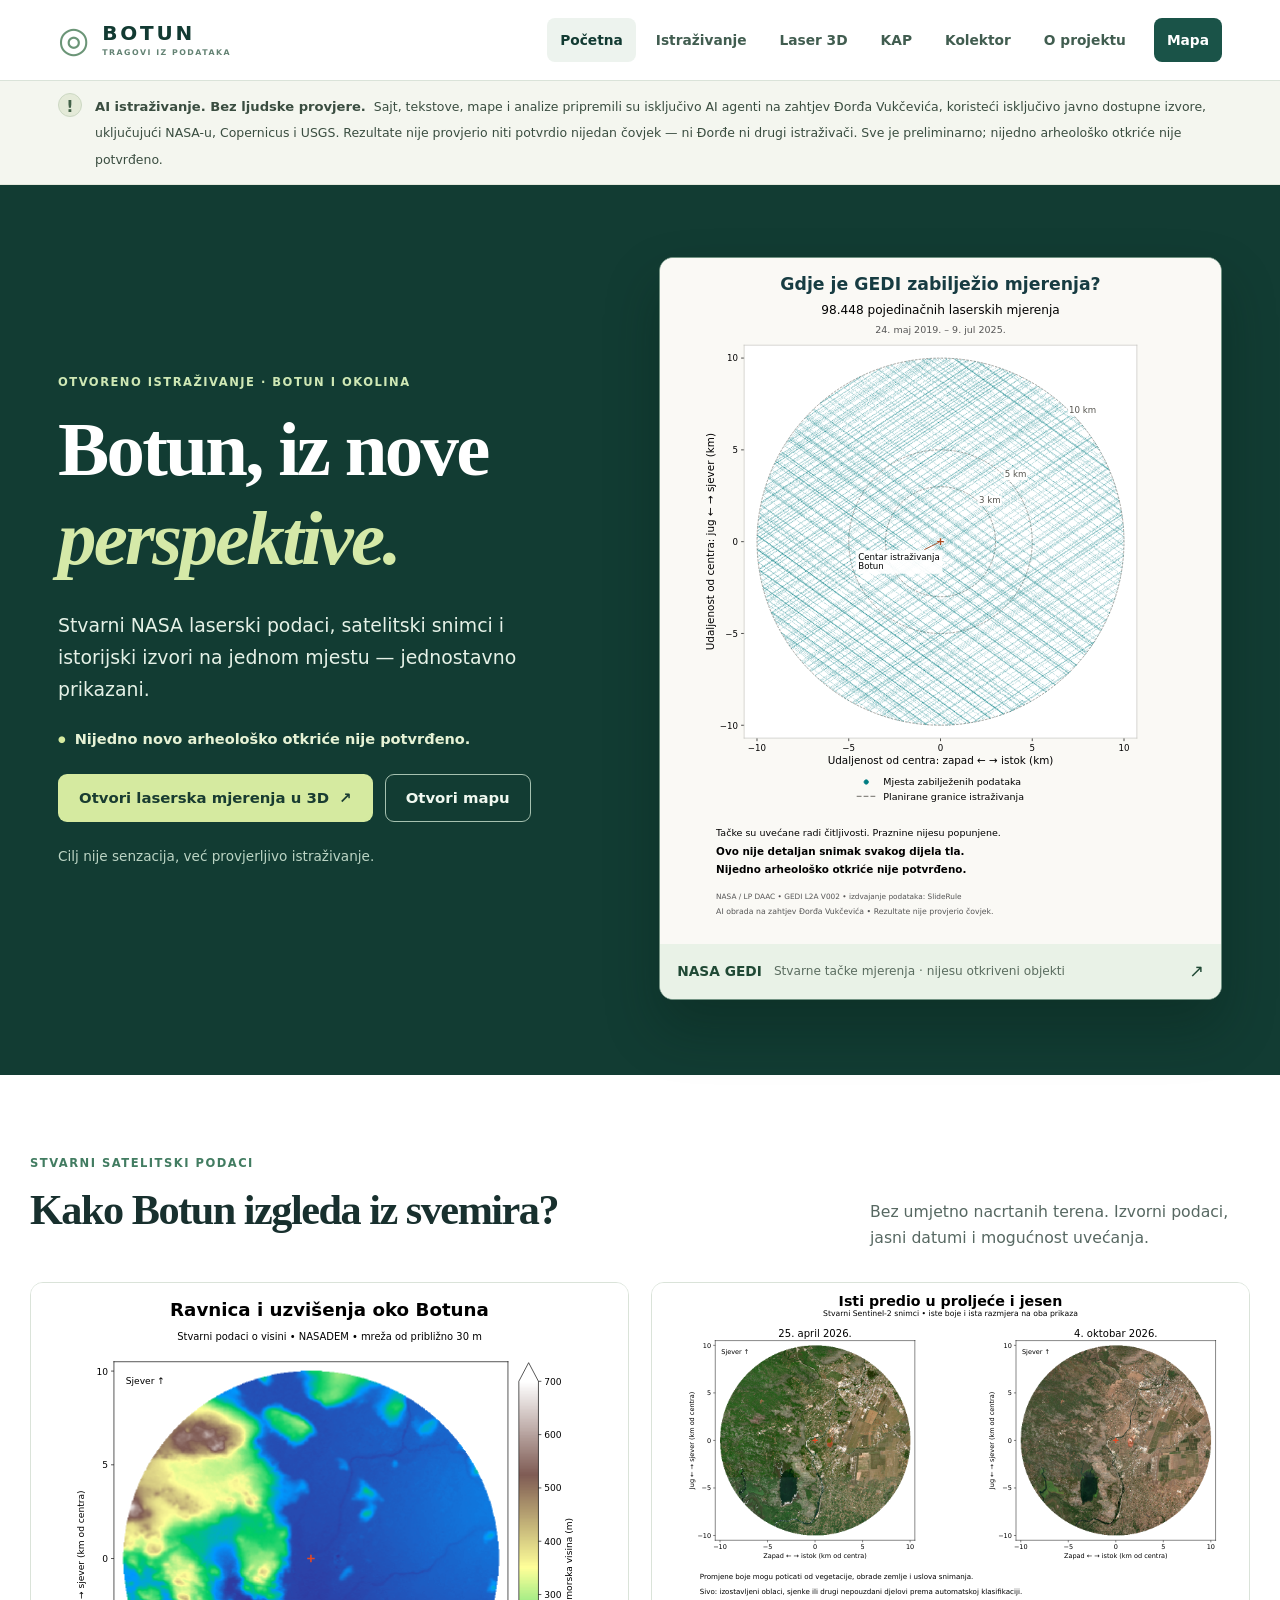
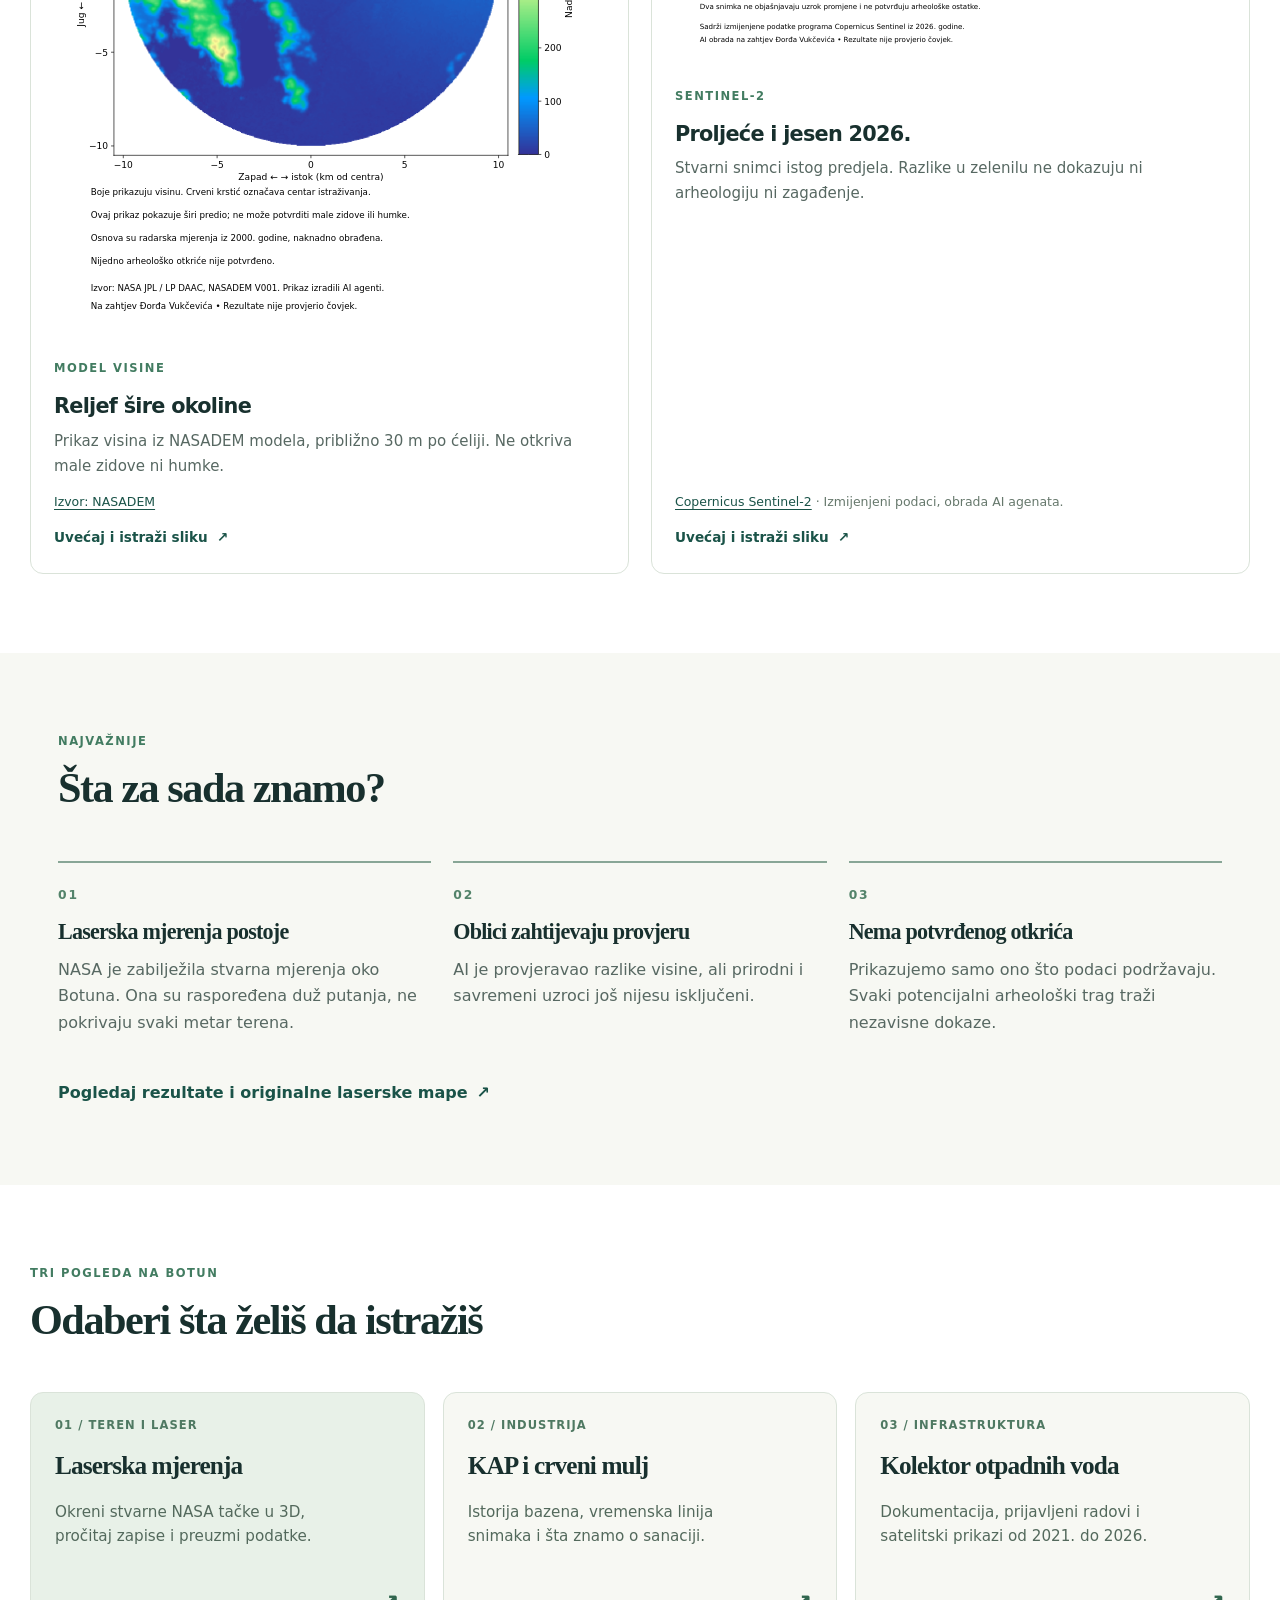
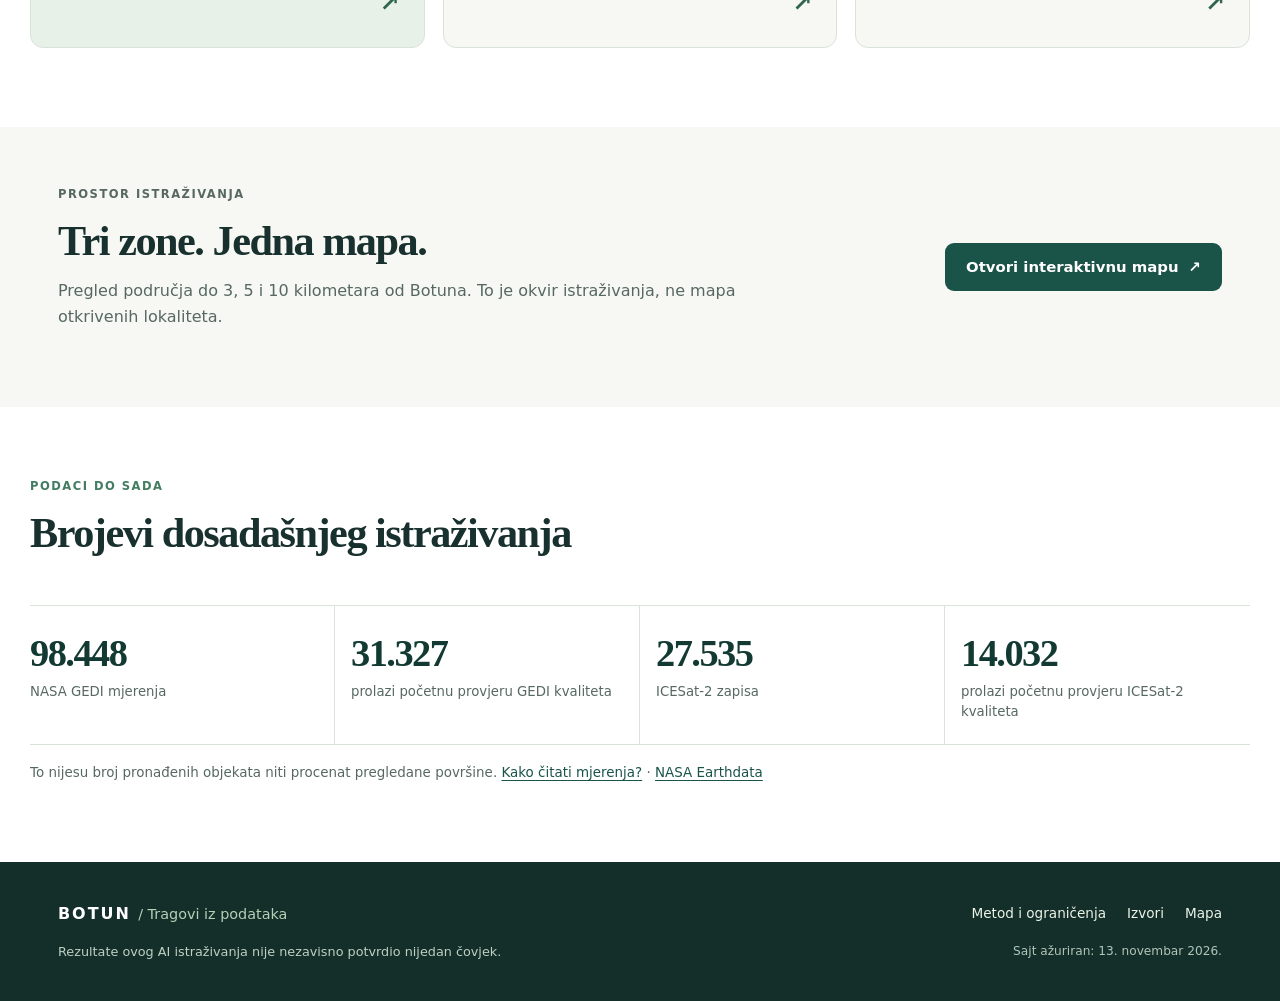
<file: index.html>
<!doctype html>
<html lang="cnr-Latn">
<head>
<meta charset="UTF-8"><meta name="viewport" content="width=device-width,initial-scale=1"><meta name="color-scheme" content="light">
<meta name="description" content="Stvarni NASA laserski podaci i satelitski snimci Botuna, uz jasno objašnjenje ograničenja."><title>Početna · Botun — Tragovi iz podataka</title>
<link rel="icon" href="assets/favicon.svg" type="image/svg+xml"><link rel="stylesheet" href="assets/style.css">

<script defer src="assets/app.js"></script>
</head>
<body>
<a class="skip-link" href="#sadrzaj">Preskoči na sadržaj</a>
<header class="site-header"><div class="shell header-inner">
<a class="brand" href="index.html" aria-label="Botun — početna"><span class="brand-symbol" aria-hidden="true">◎</span><span>BOTUN<small>TRAGOVI IZ PODATAKA</small></span></a>
<nav class="site-nav" aria-label="Glavna navigacija"><a href="index.html" aria-current="page">Početna</a><a href="istrazivanje.html">Istraživanje</a><a href="laserski-podaci.html">Laser 3D</a><a href="kap-crveni-mulj.html">KAP</a><a href="kolektor-botun.html">Kolektor</a><a href="o-projektu.html">O projektu</a><a href="mapa.html">Mapa</a></nav>
<details class="mobile-navigation"><summary aria-label="Otvori meni za navigaciju"><span aria-hidden="true">☰</span> Meni</summary><nav aria-label="Navigacija za telefon"><a href="index.html" aria-current="page">Početna</a><a href="istrazivanje.html">Istraživanje</a><a href="laserski-podaci.html">Laser 3D</a><a href="kap-crveni-mulj.html">KAP</a><a href="kolektor-botun.html">Kolektor</a><a href="o-projektu.html">O projektu</a><a href="mapa.html">Mapa</a></nav></details>
</div></header>
<div class="site-notice" role="note" aria-label="Važno obavještenje o porijeklu istraživanja"><div class="shell notice-inner"><span class="notice-dot" aria-hidden="true">!</span><div><strong>AI istraživanje. Bez ljudske provjere.</strong><p>Sajt, tekstove, mape i analize pripremili su isključivo AI agenti na zahtjev Đorđa Vukčevića, koristeći isključivo javno dostupne izvore, uključujući NASA-u, Copernicus i USGS. Rezultate nije provjerio niti potvrdio nijedan čovjek — ni Đorđe ni drugi istraživači. Sve je preliminarno; nijedno arheološko otkriće nije potvrđeno.</p></div></div></div>
<main id="sadrzaj">
<section class="home-hero"><div class="shell home-hero-grid">
<div class="home-hero-copy"><p class="eyebrow eyebrow-light">OTVORENO ISTRAŽIVANJE · BOTUN I OKOLINA</p>
<h1>Botun, iz nove <em>perspektive.</em></h1>
<p class="hero-lead">Stvarni NASA laserski podaci, satelitski snimci i istorijski izvori na jednom mjestu — jednostavno prikazani.</p>
<p class="hero-verdict"><span aria-hidden="true">●</span> Nijedno novo arheološko otkriće nije potvrđeno.</p>
<div class="hero-actions"><a href="laserski-podaci.html" class="button button-primary">Otvori laserska mjerenja u 3D <span aria-hidden="true">↗</span></a><a href="mapa.html" class="button button-outline">Otvori mapu</a></div>
<p class="hero-caption">Cilj nije senzacija, već provjerljivo istraživanje.</p></div>
<figure class="hero-evidence"><a href="assets/figures/gedi_mjerenja_me.svg" data-viewer data-title="NASA GEDI — stvarne putanje laserskih mjerenja" aria-label="Uvećaj stvarnu mapu NASA GEDI laserskih mjerenja"><img src="assets/figures/gedi_mjerenja_me.svg" width="1100" height="850" alt="Stvarna NASA GEDI mjerenja duž satelitskih putanja oko Botuna; velike praznine između putanja." decoding="async"></a><figcaption><strong>NASA GEDI</strong><span>Stvarne tačke mjerenja · nijesu otkriveni objekti</span><span aria-hidden="true">↗</span></figcaption></figure>
</div></section>
<section class="section shell" id="pravi-predio"><div class="section-head"><div><p class="eyebrow">STVARNI SATELITSKI PODACI</p><h2>Kako Botun izgleda iz svemira?</h2></div><p>Bez umjetno nacrtanih terena. Izvorni podaci, jasni datumi i mogućnost uvećanja.</p></div>
<div class="visual-grid"><figure class="evidence-card"><a class="evidence-image" href="assets/figures/nasadem_relief_me.svg" data-viewer data-title="Reljef šire okoline" aria-label="Uvećaj: Reljef šire okoline"><img src="assets/figures/nasadem_relief_me.svg" loading="lazy" decoding="async" alt="Prikaz visina iz NASADEM modela, približno 30 m po ćeliji. Ne otkriva male zidove ni humke." width="1200" height="850"></a><figcaption><span class="eyebrow">MODEL VISINE</span><h3>Reljef šire okoline</h3><p>Prikaz visina iz NASADEM modela, približno 30 m po ćeliji. Ne otkriva male zidove ni humke.</p><p class="image-credit"><a href="https://planetarycomputer.microsoft.com/dataset/nasadem" target="_blank" rel="noopener noreferrer">Izvor: NASADEM</a></p><a class="text-link" href="assets/figures/nasadem_relief_me.svg" data-viewer data-title="Reljef šire okoline">Uvećaj i istraži sliku <span aria-hidden="true">↗</span></a></figcaption></figure>
<figure class="evidence-card"><a class="evidence-image" href="assets/figures/sentinel_godisnja_doba_me.svg" data-viewer data-title="Proljeće i jesen 2026." aria-label="Uvećaj: Proljeće i jesen 2026."><img src="assets/figures/sentinel_godisnja_doba_me.svg" loading="lazy" decoding="async" alt="Stvarni snimci istog predjela. Razlike u zelenilu ne dokazuju ni arheologiju ni zagađenje." width="1200" height="850"></a><figcaption><span class="eyebrow">SENTINEL-2</span><h3>Proljeće i jesen 2026.</h3><p>Stvarni snimci istog predjela. Razlike u zelenilu ne dokazuju ni arheologiju ni zagađenje.</p><p class="image-credit"><a href="https://earth-search.aws.element84.com/v1/collections/sentinel-2-c1-l2a" target="_blank" rel="noopener noreferrer">Copernicus Sentinel-2</a> · Izmijenjeni podaci, obrada AI agenata.</p><a class="text-link" href="assets/figures/sentinel_godisnja_doba_me.svg" data-viewer data-title="Proljeće i jesen 2026.">Uvećaj i istraži sliku <span aria-hidden="true">↗</span></a></figcaption></figure></div></section>
<section class="section section-soft"><div class="shell"><div class="section-head"><div><p class="eyebrow">NAJVAŽNIJE</p><h2>Šta za sada znamo?</h2></div></div>
<div class="finding-grid"><article><span class="finding-number">01</span><h3>Laserska mjerenja postoje</h3><p>NASA je zabilježila stvarna mjerenja oko Botuna. Ona su raspoređena duž putanja, ne pokrivaju svaki metar terena.</p></article><article><span class="finding-number">02</span><h3>Oblici zahtijevaju provjeru</h3><p>AI je provjeravao razlike visine, ali prirodni i savremeni uzroci još nijesu isključeni.</p></article><article><span class="finding-number">03</span><h3>Nema potvrđenog otkrića</h3><p>Prikazujemo samo ono što podaci podržavaju. Svaki potencijalni arheološki trag traži nezavisne dokaze.</p></article></div>
<a class="inline-cta" href="istrazivanje.html">Pogledaj rezultate i originalne laserske mape <span aria-hidden="true">↗</span></a></div></section>
<section class="section shell" id="teme"><div class="section-head"><div><p class="eyebrow">TRI POGLEDA NA BOTUN</p><h2>Odaberi šta želiš da istražiš</h2></div></div>
<div class="topic-grid"><a class="topic-card topic-laser" href="laserski-podaci.html"><span>01 / TEREN I LASER</span><h3>Laserska mjerenja</h3><p>Okreni stvarne NASA tačke u 3D, pročitaj zapise i preuzmi podatke.</p><b aria-hidden="true">↗</b></a><a class="topic-card" href="kap-crveni-mulj.html"><span>02 / INDUSTRIJA</span><h3>KAP i crveni mulj</h3><p>Istorija bazena, vremenska linija snimaka i šta znamo o sanaciji.</p><b aria-hidden="true">↗</b></a><a class="topic-card" href="kolektor-botun.html"><span>03 / INFRASTRUKTURA</span><h3>Kolektor otpadnih voda</h3><p>Dokumentacija, prijavljeni radovi i satelitski prikazi od 2021. do 2026.</p><b aria-hidden="true">↗</b></a></div>
</section>
<section class="section section-soft home-map-invite"><div class="shell map-invite"><div><p class="eyebrow">PROSTOR ISTRAŽIVANJA</p><h2>Tri zone. Jedna mapa.</h2><p>Pregled područja do 3, 5 i 10 kilometara od Botuna. To je okvir istraživanja, ne mapa otkrivenih lokaliteta.</p></div><a href="mapa.html" class="button button-dark">Otvori interaktivnu mapu <span aria-hidden="true">↗</span></a></div></section>
<section id="najvaznije" class="section shell home-stats"><div class="section-head"><div><p class="eyebrow">PODACI DO SADA</p><h2>Brojevi dosadašnjeg istraživanja</h2></div></div>
<div class="stats-grid"><div><strong>98.448</strong><span>NASA GEDI mjerenja</span></div><div><strong>31.327</strong><span>prolazi početnu provjeru GEDI kvaliteta</span></div><div><strong>27.535</strong><span>ICESat-2 zapisa</span></div><div><strong>14.032</strong><span>prolazi početnu provjeru ICESat-2 kvaliteta</span></div></div>
<p class="stats-footnote">To nijesu broj pronađenih objekata niti procenat pregledane površine. <a href="laserski-podaci.html">Kako čitati mjerenja?</a> · <a href="https://search.earthdata.nasa.gov/" target="_blank" rel="noopener noreferrer">NASA Earthdata</a></p></section></main>
<footer class="site-footer"><div class="shell footer-inner"><div><a href="index.html" class="footer-brand">BOTUN <span>/ Tragovi iz podataka</span></a><p class="footer-warning">Rezultate ovog AI istraživanja nije nezavisno potvrdio nijedan čovjek.</p></div><div class="footer-links"><a href="metod.html">Metod i ograničenja</a><a href="o-projektu.html#izvori">Izvori</a><a href="mapa.html">Mapa</a><small>Sajt ažuriran: 13. novembar 2026.</small></div></div></footer>
</body></html>
</file>
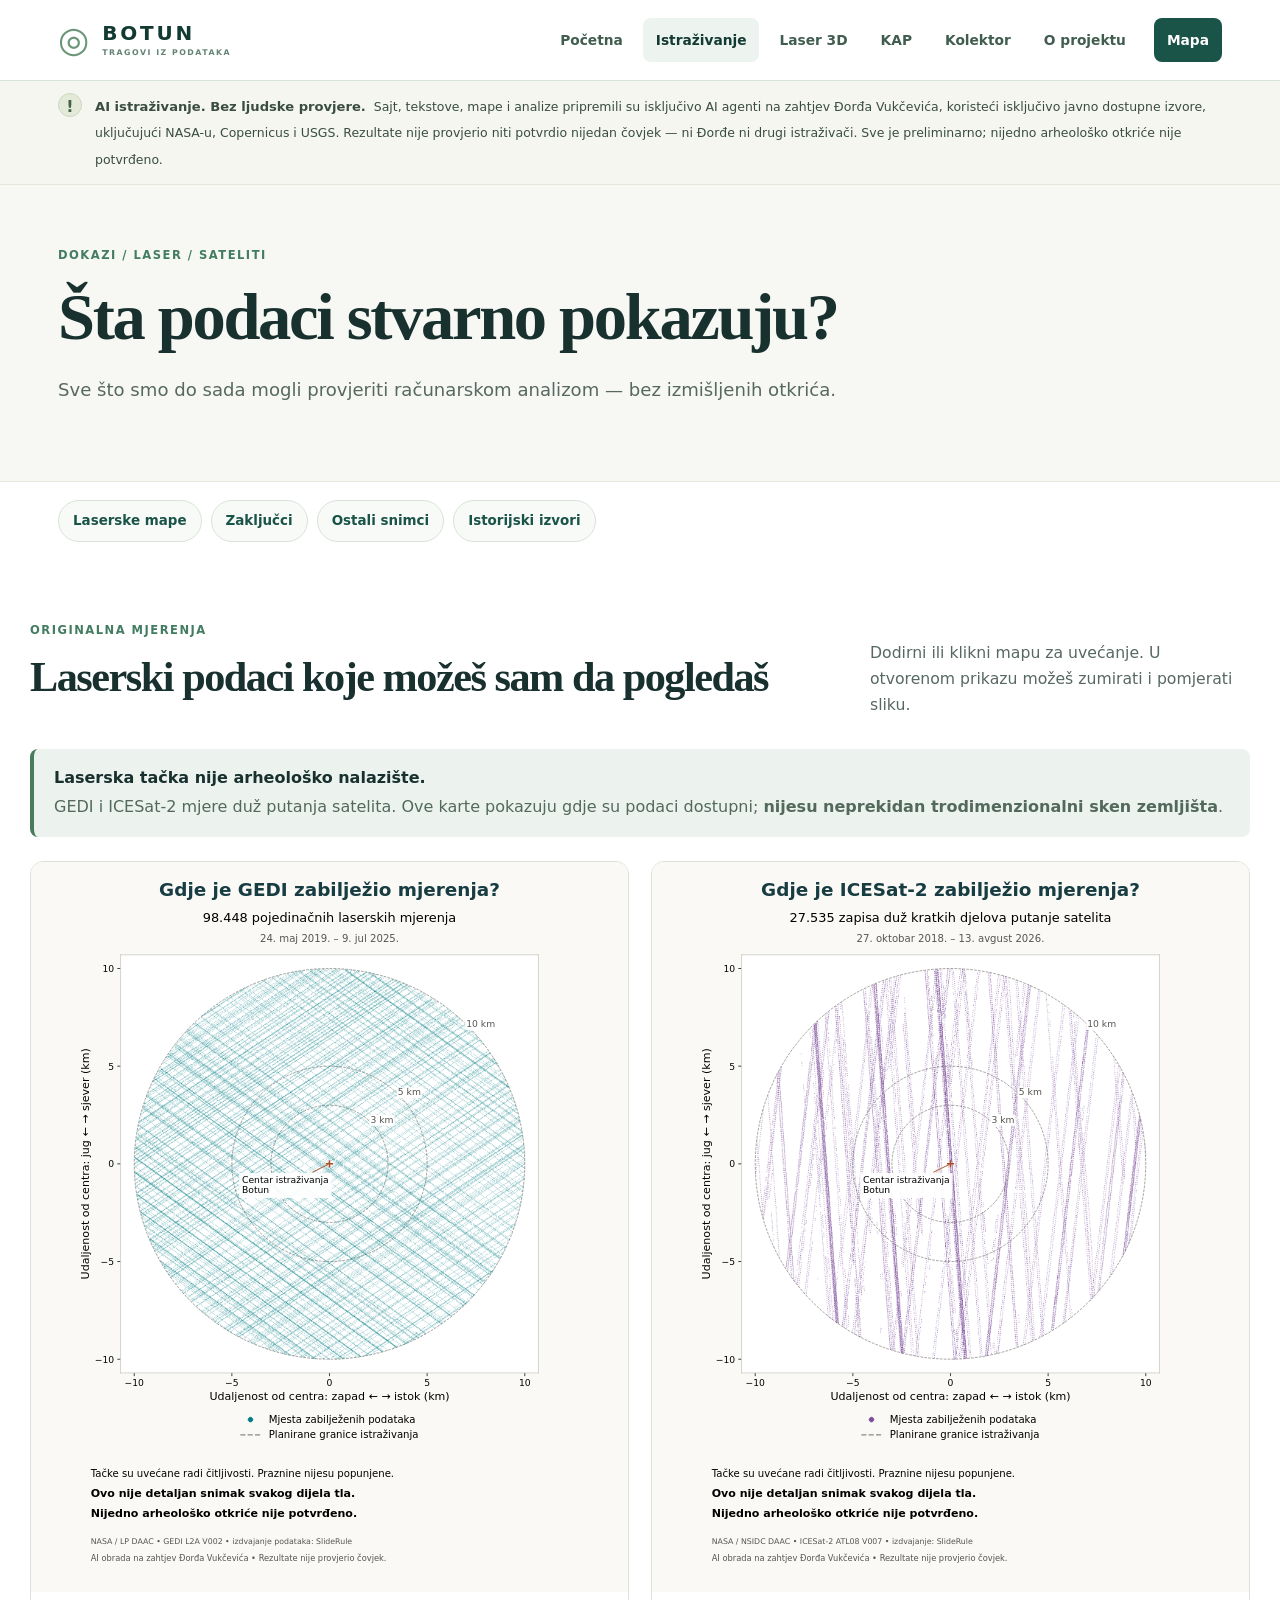
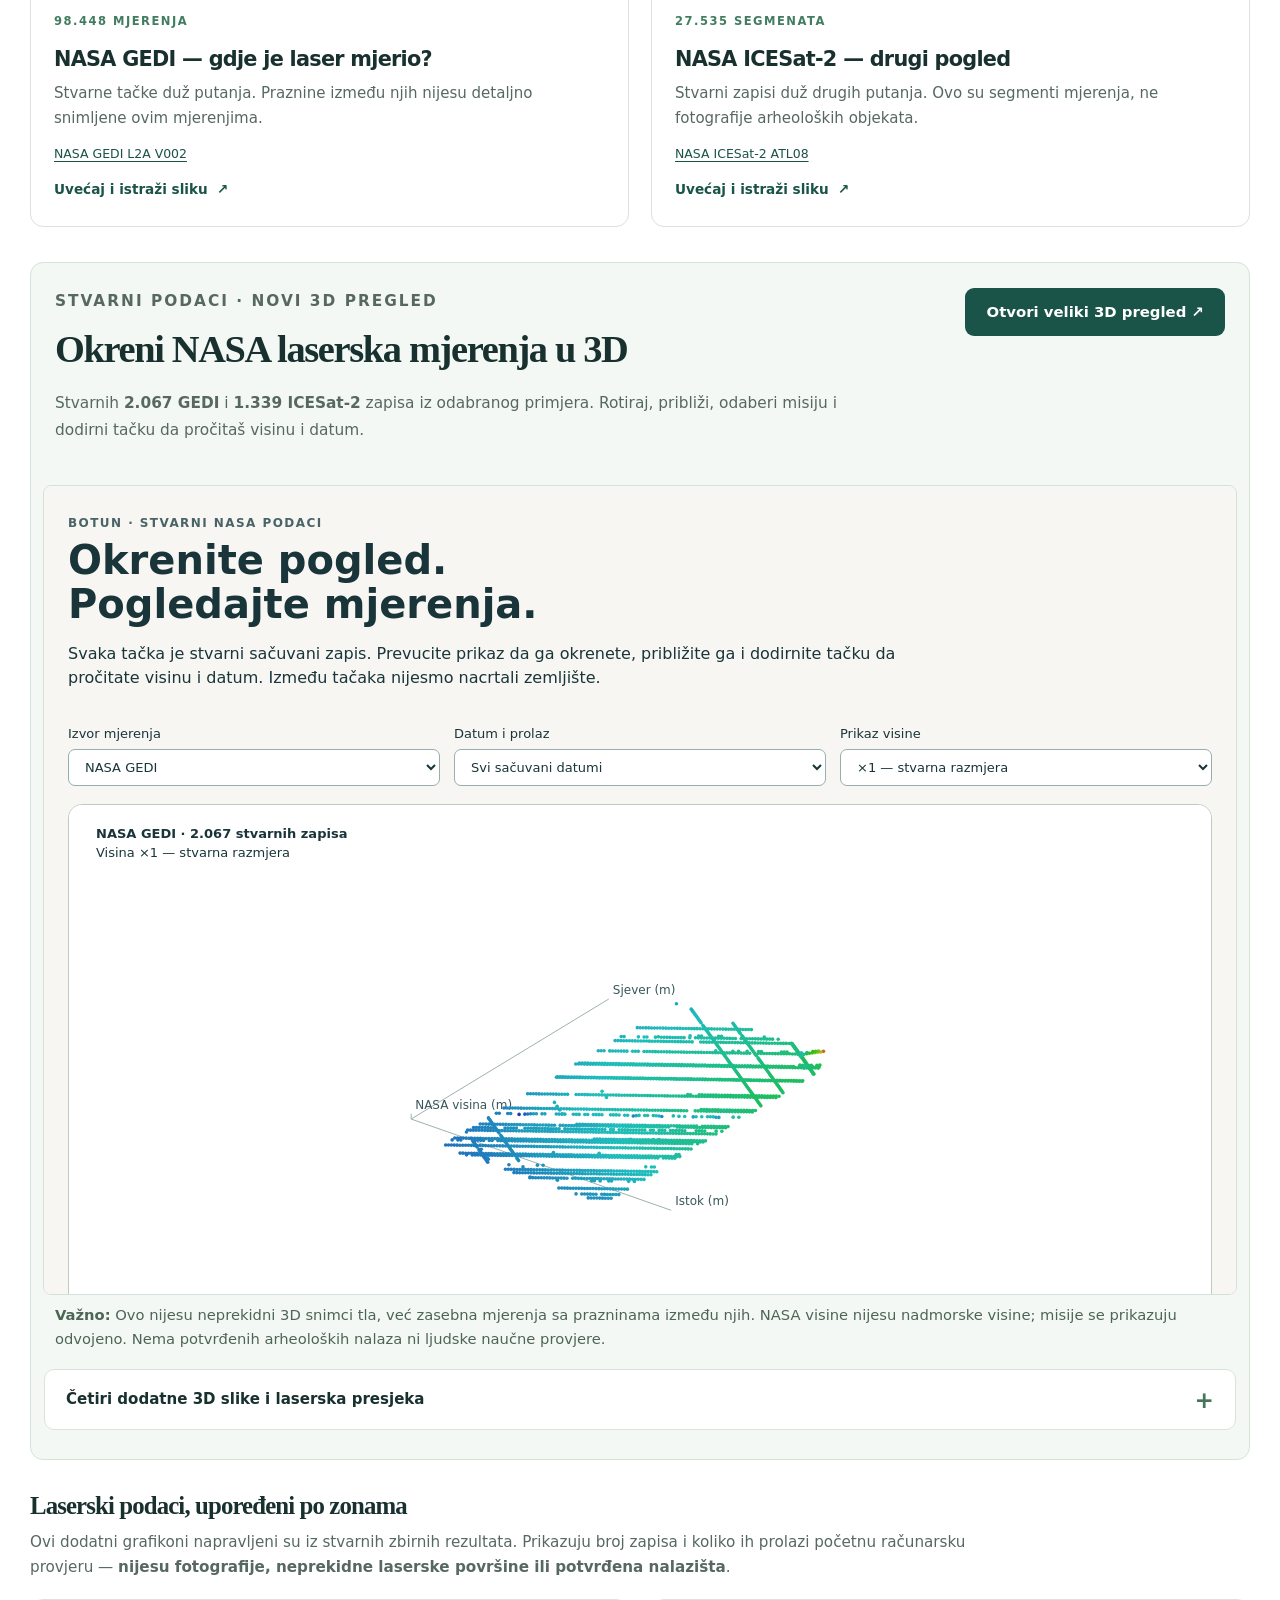
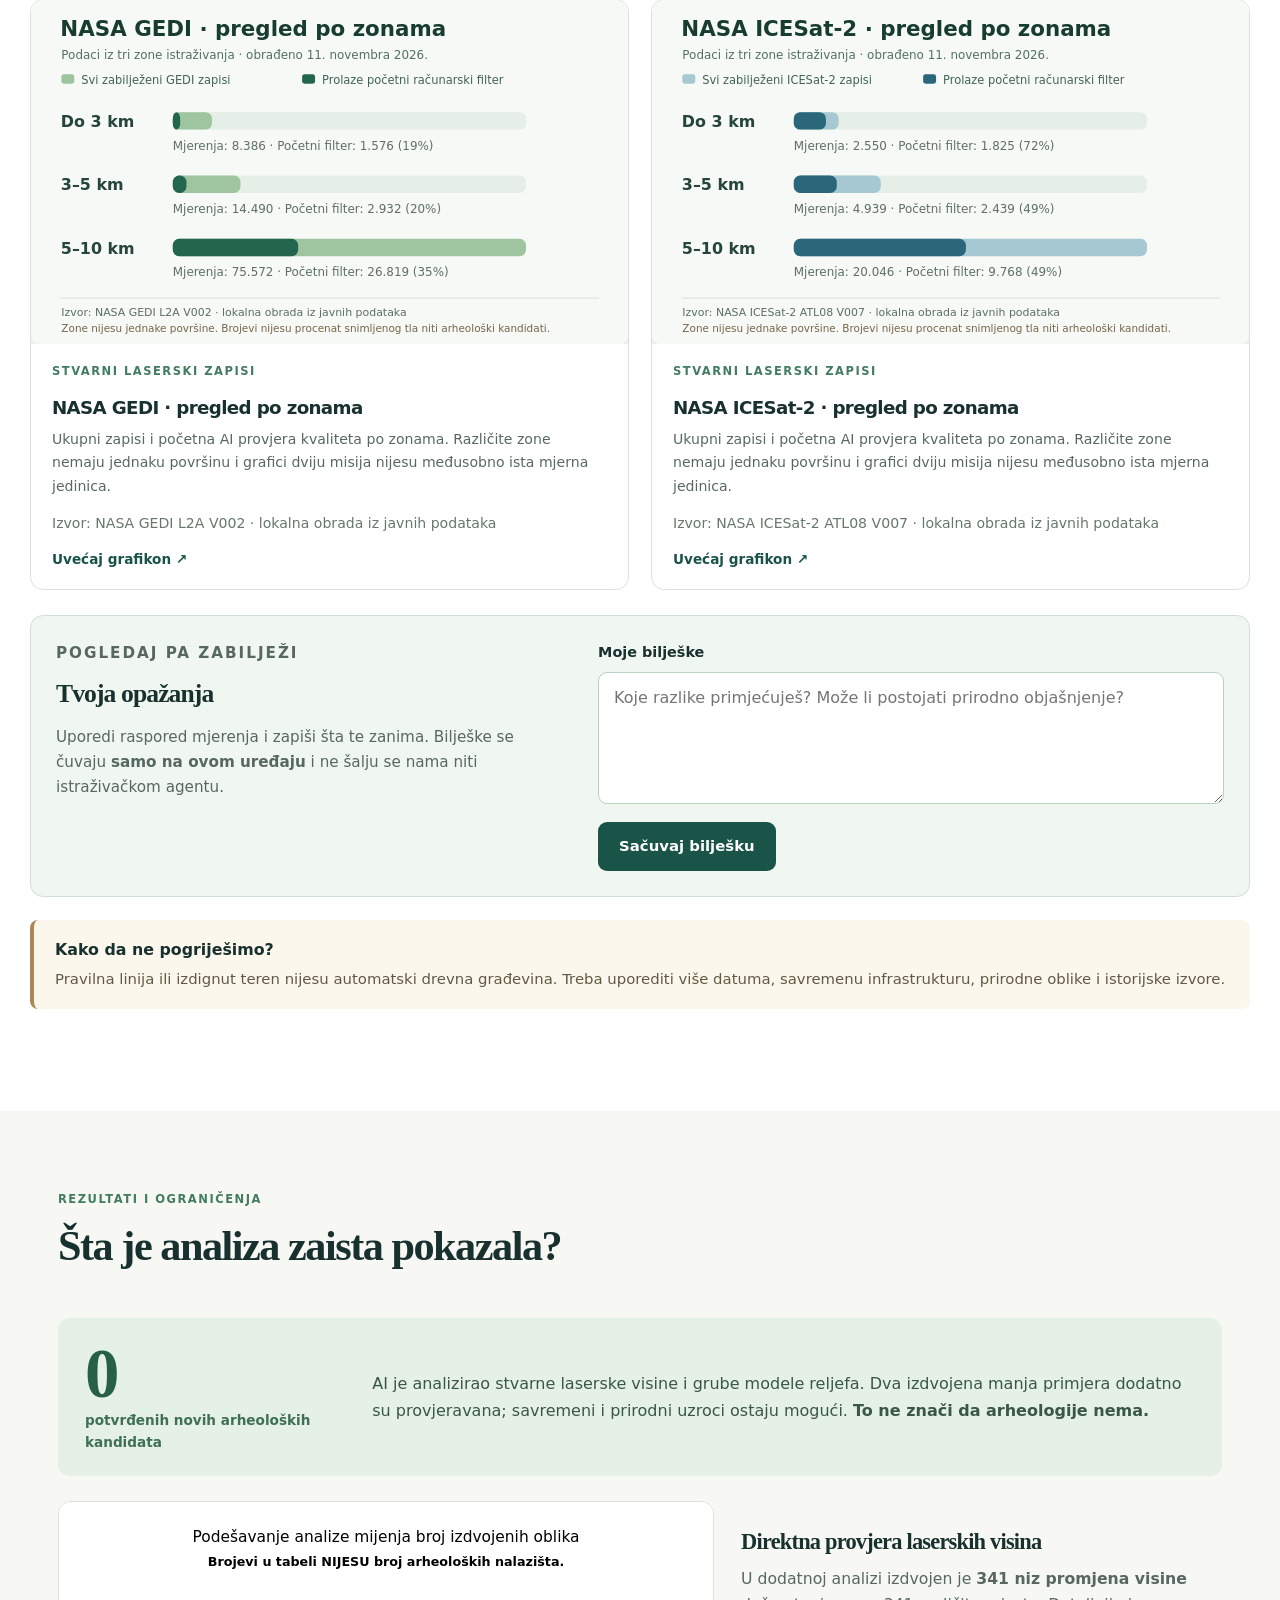
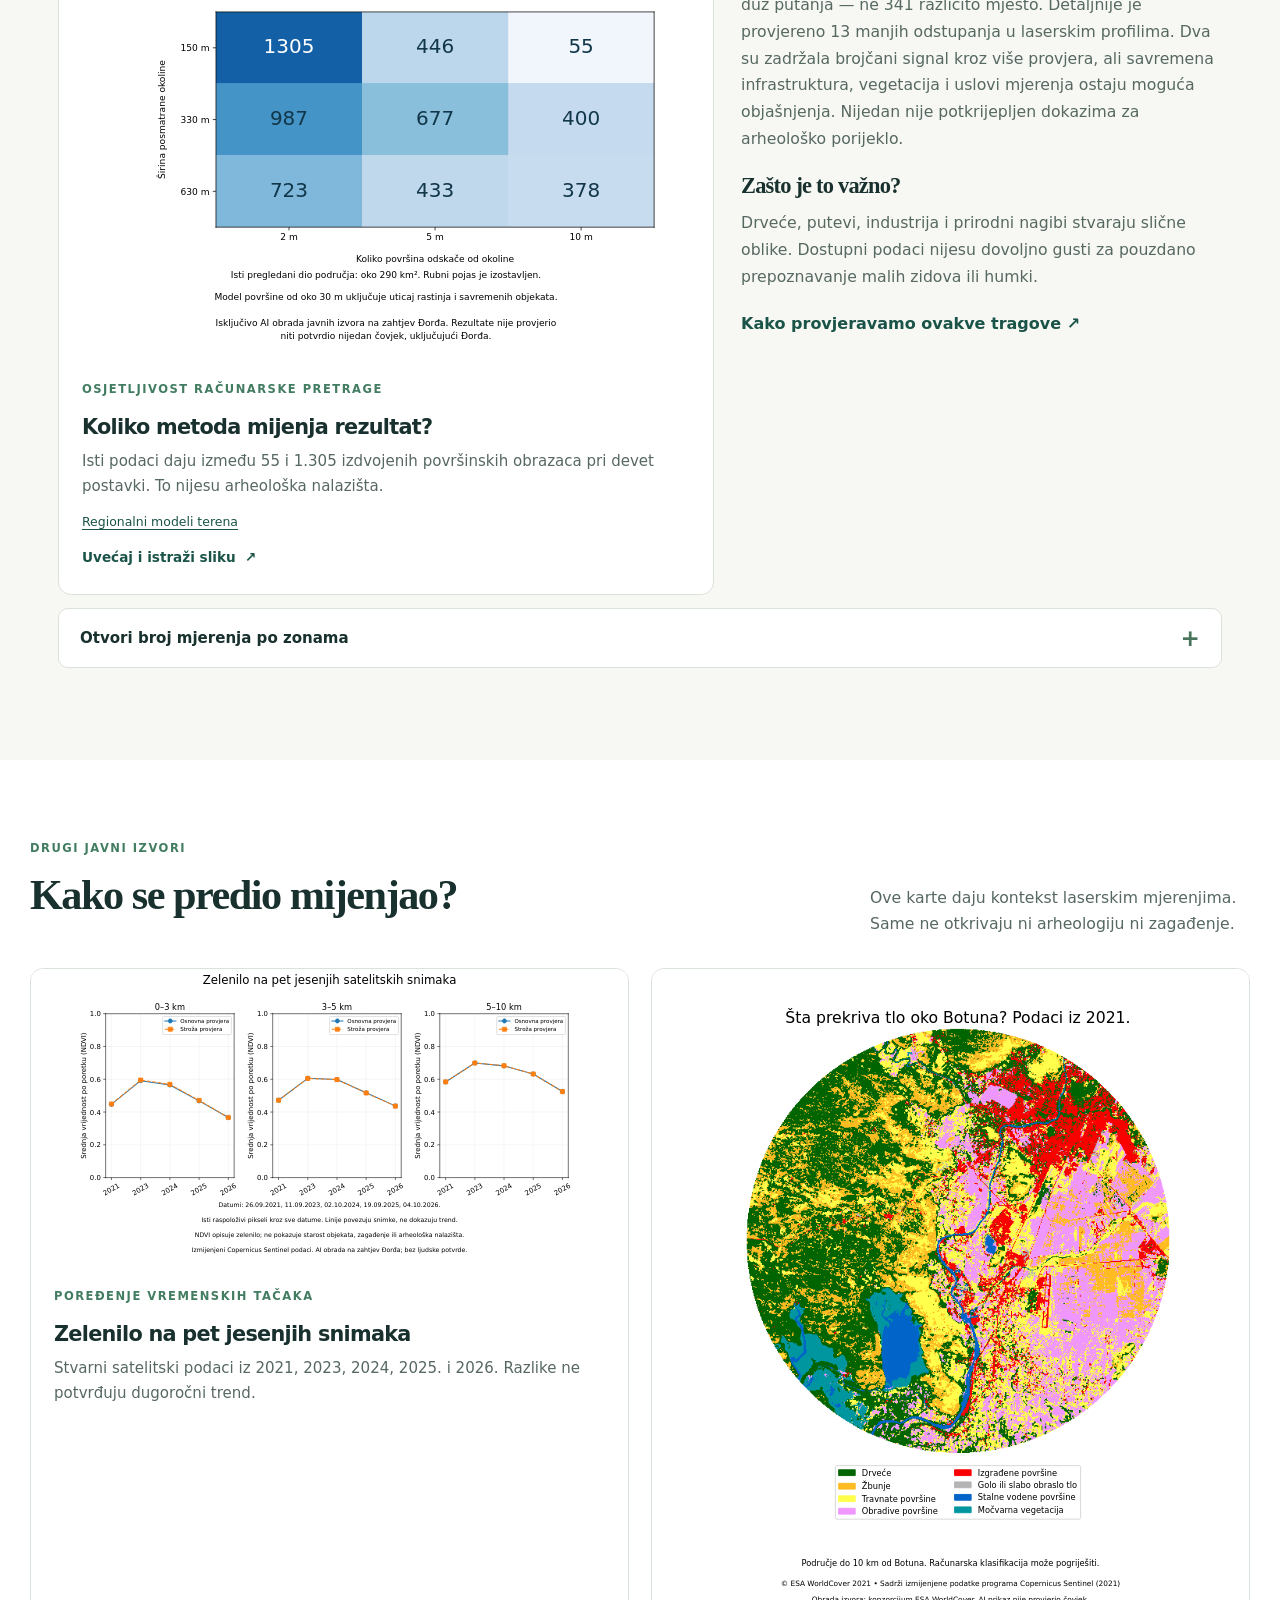
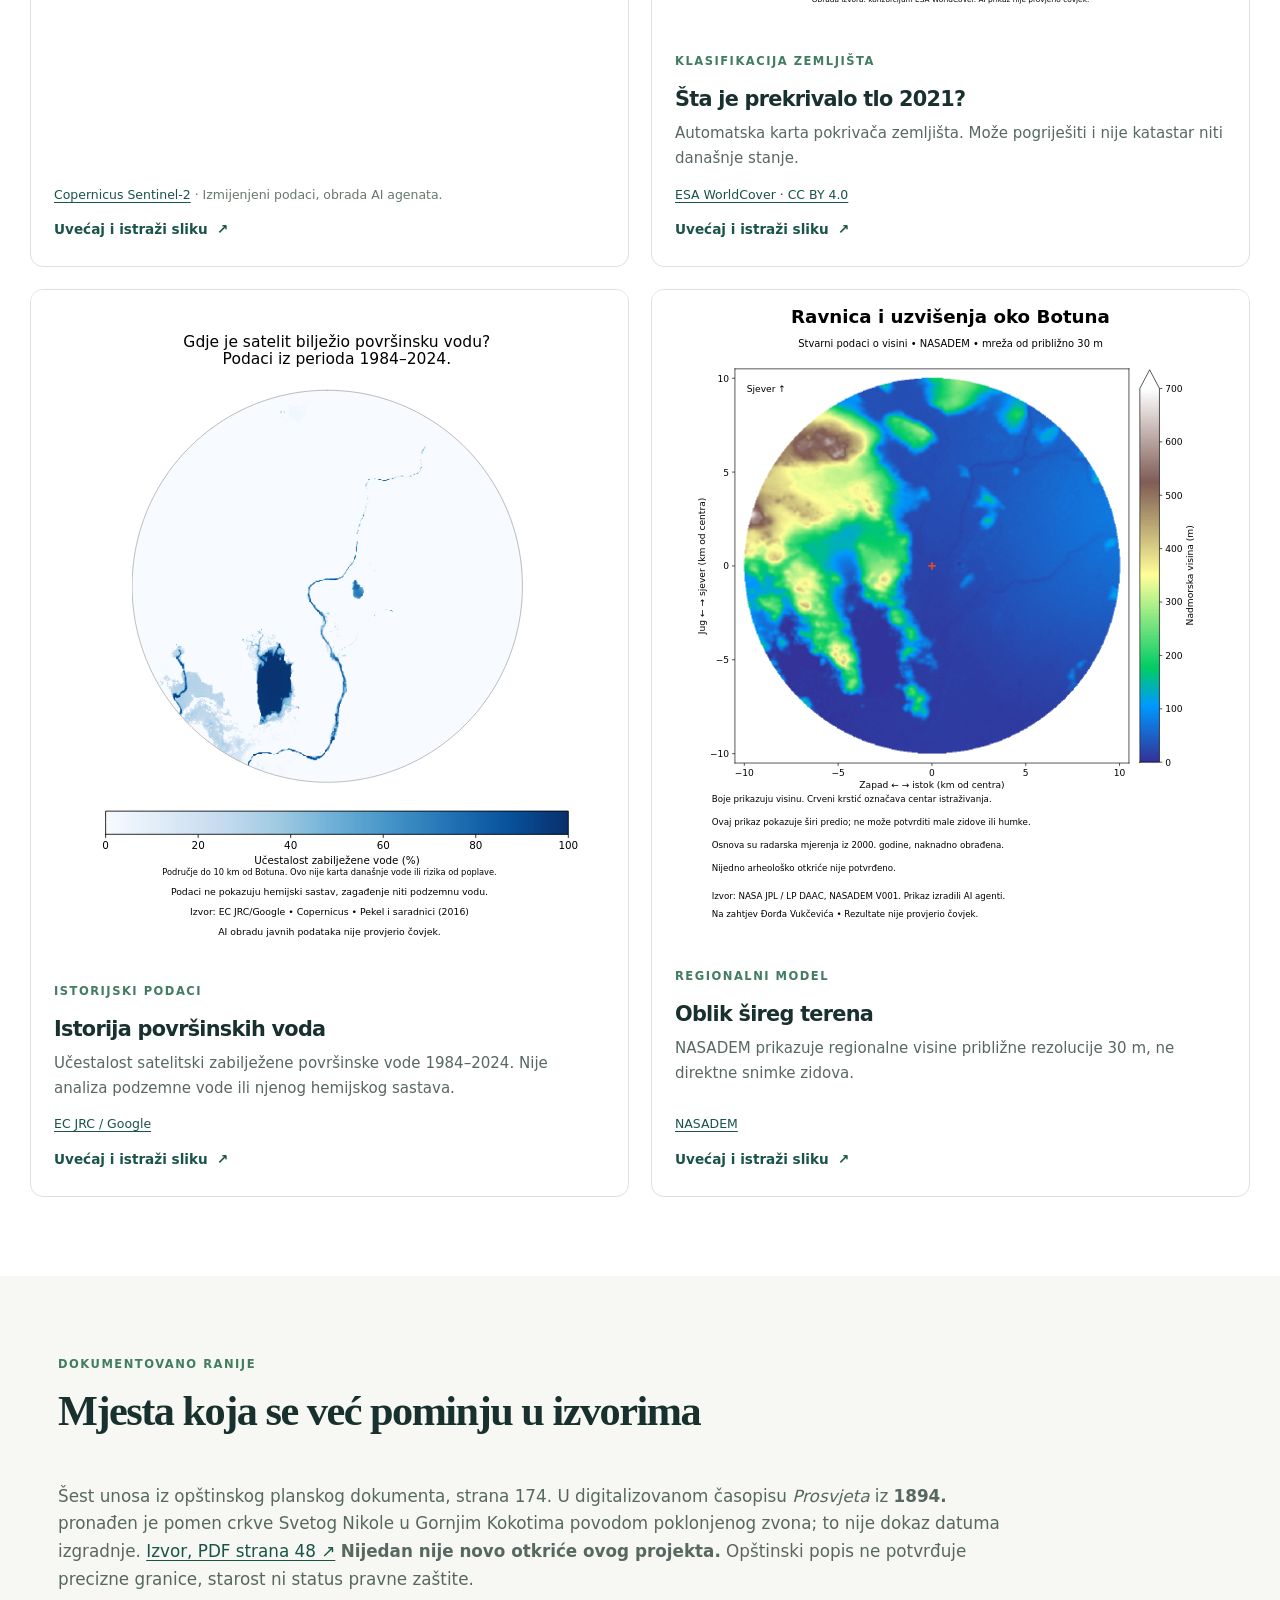
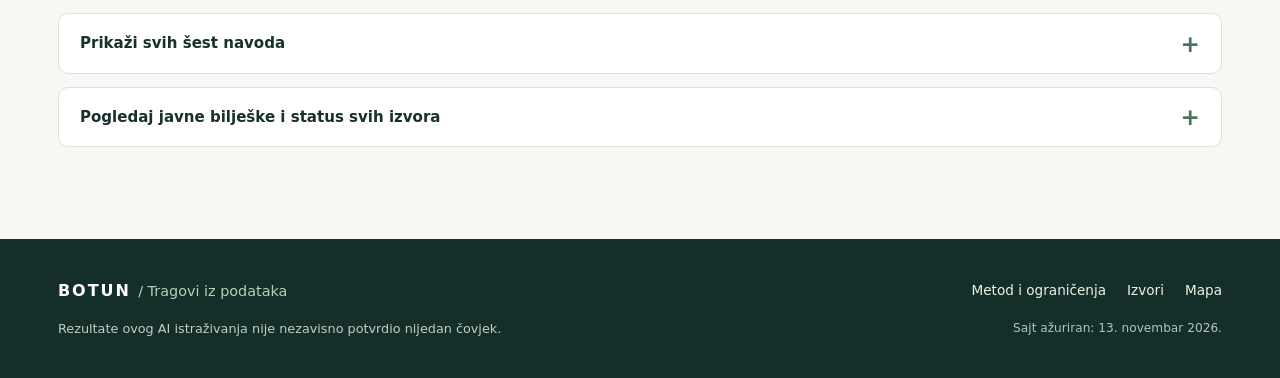
<file: istrazivanje.html>
<!doctype html>
<html lang="cnr-Latn">
<head>
<meta charset="UTF-8"><meta name="viewport" content="width=device-width,initial-scale=1"><meta name="color-scheme" content="light">
<meta name="description" content="Istraži stvarne GEDI i ICESat-2 laserske mape, rezultate i javne izvore Botuna."><title>Istraživanje · Botun — Tragovi iz podataka</title>
<link rel="icon" href="assets/favicon.svg" type="image/svg+xml"><link rel="stylesheet" href="assets/style.css">

<script defer src="assets/app.js"></script>
</head>
<body>
<a class="skip-link" href="#sadrzaj">Preskoči na sadržaj</a>
<header class="site-header"><div class="shell header-inner">
<a class="brand" href="index.html" aria-label="Botun — početna"><span class="brand-symbol" aria-hidden="true">◎</span><span>BOTUN<small>TRAGOVI IZ PODATAKA</small></span></a>
<nav class="site-nav" aria-label="Glavna navigacija"><a href="index.html">Početna</a><a href="istrazivanje.html" aria-current="page">Istraživanje</a><a href="laserski-podaci.html">Laser 3D</a><a href="kap-crveni-mulj.html">KAP</a><a href="kolektor-botun.html">Kolektor</a><a href="o-projektu.html">O projektu</a><a href="mapa.html">Mapa</a></nav>
<details class="mobile-navigation"><summary aria-label="Otvori meni za navigaciju"><span aria-hidden="true">☰</span> Meni</summary><nav aria-label="Navigacija za telefon"><a href="index.html">Početna</a><a href="istrazivanje.html" aria-current="page">Istraživanje</a><a href="laserski-podaci.html">Laser 3D</a><a href="kap-crveni-mulj.html">KAP</a><a href="kolektor-botun.html">Kolektor</a><a href="o-projektu.html">O projektu</a><a href="mapa.html">Mapa</a></nav></details>
</div></header>
<div class="site-notice" role="note" aria-label="Važno obavještenje o porijeklu istraživanja"><div class="shell notice-inner"><span class="notice-dot" aria-hidden="true">!</span><div><strong>AI istraživanje. Bez ljudske provjere.</strong><p>Sajt, tekstove, mape i analize pripremili su isključivo AI agenti na zahtjev Đorđa Vukčevića, koristeći isključivo javno dostupne izvore, uključujući NASA-u, Copernicus i USGS. Rezultate nije provjerio niti potvrdio nijedan čovjek — ni Đorđe ni drugi istraživači. Sve je preliminarno; nijedno arheološko otkriće nije potvrđeno.</p></div></div></div>
<main id="sadrzaj"><section class="page-hero"><div class="shell"><p class="eyebrow">DOKAZI / LASER / SATELITI</p><h1>Šta podaci stvarno pokazuju?</h1><p class="page-lead">Sve što smo do sada mogli provjeriti računarskom analizom — bez izmišljenih otkrića.</p></div></section><div class="shell jump-links"><a href="#laseri">Laserske mape</a><a href="#rezultati">Zaključci</a><a href="#ostali-podaci">Ostali snimci</a><a href="#istorijski-izvori">Istorijski izvori</a></div><section class="section shell" id="laseri"><div class="section-head"><div><p class="eyebrow">ORIGINALNA MJERENJA</p><h2>Laserski podaci koje možeš sam da pogledaš</h2></div><p>Dodirni ili klikni mapu za uvećanje. U otvorenom prikazu možeš zumirati i pomjerati sliku.</p></div>
<div class="laser-context"><strong>Laserska tačka nije arheološko nalazište.</strong><p>GEDI i ICESat-2 mjere duž putanja satelita. Ove karte pokazuju gdje su podaci dostupni; <strong>nijesu neprekidan trodimenzionalni sken zemljišta</strong>.</p></div>
<div class="laser-grid">
<figure class="evidence-card"><a class="evidence-image" href="assets/figures/gedi_mjerenja_me.svg" data-viewer data-title="NASA GEDI — gdje je laser mjerio?" aria-label="Uvećaj: NASA GEDI — gdje je laser mjerio?"><img src="assets/figures/gedi_mjerenja_me.svg" loading="lazy" decoding="async" alt="Stvarne geografske tačke GEDI laserskih mjerenja oko Botuna u razdvojenim satelitskim putanjama." width="1200" height="850"></a><figcaption><span class="eyebrow">98.448 MJERENJA</span><h3>NASA GEDI — gdje je laser mjerio?</h3><p>Stvarne tačke duž putanja. Praznine između njih nijesu detaljno snimljene ovim mjerenjima.</p><p class="image-credit"><a href="https://doi.org/10.5067/GEDI/GEDI02_A.002" target="_blank" rel="noopener noreferrer">NASA GEDI L2A V002</a></p><a class="text-link" href="assets/figures/gedi_mjerenja_me.svg" data-viewer data-title="NASA GEDI — gdje je laser mjerio?">Uvećaj i istraži sliku <span aria-hidden="true">↗</span></a></figcaption></figure>
<figure class="evidence-card"><a class="evidence-image" href="assets/figures/icesat2_mjerenja_me.svg" data-viewer data-title="NASA ICESat-2 — drugi pogled" aria-label="Uvećaj: NASA ICESat-2 — drugi pogled"><img src="assets/figures/icesat2_mjerenja_me.svg" loading="lazy" decoding="async" alt="Stvarni nizovi ICESat-2 laserskih mjerenja oko Botuna, raspoređeni duž putanja sa prazninama između njih." width="1200" height="850"></a><figcaption><span class="eyebrow">27.535 SEGMENATA</span><h3>NASA ICESat-2 — drugi pogled</h3><p>Stvarni zapisi duž drugih putanja. Ovo su segmenti mjerenja, ne fotografije arheoloških objekata.</p><p class="image-credit"><a href="https://nsidc.org/data/atl08/versions/7" target="_blank" rel="noopener noreferrer">NASA ICESat-2 ATL08</a></p><a class="text-link" href="assets/figures/icesat2_mjerenja_me.svg" data-viewer data-title="NASA ICESat-2 — drugi pogled">Uvećaj i istraži sliku <span aria-hidden="true">↗</span></a></figcaption></figure>
</div>
<div class="laser3d-wrap" id="laser-3d"><div class="laser3d-heading"><div><p class="eyebrow">STVARNI PODACI · NOVI 3D PREGLED</p><h2>Okreni NASA laserska mjerenja u 3D</h2><p>Stvarnih <strong>2.067 GEDI</strong> i <strong>1.339 ICESat-2</strong> zapisa iz odabranog primjera. Rotiraj, približi, odaberi misiju i dodirni tačku da pročitaš visinu i datum.</p></div><a class="button button-dark" href="laserski-podaci.html" target="_blank" rel="noopener noreferrer">Otvori veliki 3D pregled ↗</a></div>
<iframe src="assets/laser-3d/pregled_3d_me.html" class="laser3d-frame" loading="lazy" sandbox="allow-scripts allow-downloads allow-popups" title="Rotirajući 3D prikaz stvarnih NASA GEDI i ICESat-2 mjernih zapisa"></iframe>
<p class="laser3d-warning"><strong>Važno:</strong> Ovo nijesu neprekidni 3D snimci tla, već zasebna mjerenja sa prazninama između njih. NASA visine nijesu nadmorske visine; misije se prikazuju odvojeno. Nema potvrđenih arheoloških nalaza ni ljudske naučne provjere.</p>
<details class="data-fold"><summary>Četiri dodatne 3D slike i laserska presjeka</summary><div class="fold-body"><div class="laser-grid"><figure class="evidence-card"><a class="evidence-image" href="assets/laser-3d/gedi_profil_me.svg" data-viewer data-title="NASA GEDI — presjek visina"><img src="assets/laser-3d/gedi_profil_me.svg" loading="lazy" decoding="async" alt="Presjek visina stvarnih NASA zapisa sa prazninama između mjerenja. Nema ucrtane arheološke strukture." width="1000" height="690"></a><figcaption><h3>NASA GEDI — presjek visina</h3><p>Visina najnižeg prepoznatog dijela laserskog odjeka. To nije garancija da je odjek sa golog tla. Sve konačne visine iz izabranog prolaza prikazane su odvojeno prema početnoj provjeri kvaliteta. Rezultate nije provjerio čovjek.</p><a class="text-link" href="assets/laser-3d/gedi_profil_me.svg" data-viewer data-title="NASA GEDI — presjek visina">Uvećaj ↗</a></figcaption></figure><figure class="evidence-card"><a class="evidence-image" href="assets/laser-3d/gedi_3d_me.svg" data-viewer data-title="NASA GEDI — trodimenzionalni raspored mjerenja"><img src="assets/laser-3d/gedi_3d_me.svg" loading="lazy" decoding="async" alt="Trodimenzionalni raspored mjerenja stvarnih NASA zapisa sa prazninama između mjerenja. Nema ucrtane arheološke strukture." width="1000" height="690"></a><figcaption><h3>NASA GEDI — trodimenzionalni raspored mjerenja</h3><p>Visina najnižeg prepoznatog dijela laserskog odjeka. To nije garancija da je odjek sa golog tla. Visina je na ovoj statičnoj slici uvećana deset puta. Rezultate nije provjerio čovjek.</p><a class="text-link" href="assets/laser-3d/gedi_3d_me.svg" data-viewer data-title="NASA GEDI — trodimenzionalni raspored mjerenja">Uvećaj ↗</a></figcaption></figure><figure class="evidence-card"><a class="evidence-image" href="assets/laser-3d/atl08_profil_me.svg" data-viewer data-title="NASA ICESat-2 — presjek visina"><img src="assets/laser-3d/atl08_profil_me.svg" loading="lazy" decoding="async" alt="Presjek visina stvarnih NASA zapisa sa prazninama između mjerenja. Nema ucrtane arheološke strukture." width="1000" height="690"></a><figcaption><h3>NASA ICESat-2 — presjek visina</h3><p>Visina koju NASA procjenjuje iz povrataka označenih kao tlo, duž približno 100 m putanje. To nije pojedinačan laserski udar. Moguće su greške u razdvajanju tla i vegetacije. Sve konačne visine iz izabranog prolaza prikazane su odvojeno prema početnoj provjeri kvaliteta. Rezultate nije provjerio čovjek.</p><a class="text-link" href="assets/laser-3d/atl08_profil_me.svg" data-viewer data-title="NASA ICESat-2 — presjek visina">Uvećaj ↗</a></figcaption></figure><figure class="evidence-card"><a class="evidence-image" href="assets/laser-3d/atl08_3d_me.svg" data-viewer data-title="NASA ICESat-2 — trodimenzionalni raspored mjerenja"><img src="assets/laser-3d/atl08_3d_me.svg" loading="lazy" decoding="async" alt="Trodimenzionalni raspored mjerenja stvarnih NASA zapisa sa prazninama između mjerenja. Nema ucrtane arheološke strukture." width="1000" height="690"></a><figcaption><h3>NASA ICESat-2 — trodimenzionalni raspored mjerenja</h3><p>Visina koju NASA procjenjuje iz povrataka označenih kao tlo, duž približno 100 m putanje. To nije pojedinačan laserski udar. Moguće su greške u razdvajanju tla i vegetacije. Visina je na ovoj statičnoj slici uvećana deset puta. Rezultate nije provjerio čovjek.</p><a class="text-link" href="assets/laser-3d/atl08_3d_me.svg" data-viewer data-title="NASA ICESat-2 — trodimenzionalni raspored mjerenja">Uvećaj ↗</a></figcaption></figure></div><a href="assets/laser-3d/manifest.json" target="_blank" rel="noopener noreferrer">Metapodaci i izvori NASA mjerenja ↗</a></div></details></div>
<div class="section-minihead"><h3>Laserski podaci, upoređeni po zonama</h3><p>Ovi dodatni grafikoni napravljeni su iz stvarnih zbirnih rezultata. Prikazuju broj zapisa i koliko ih prolazi početnu računarsku provjeru — <strong>nijesu fotografije, neprekidne laserske površine ili potvrđena nalazišta</strong>.</p></div>
<div class="laser-grid laser-counts">
<figure class="evidence-card"><a class="evidence-image" href="assets/figures/gedi_mjerenja_po_zonama_me.svg" data-viewer data-title="NASA GEDI · pregled po zonama" aria-label="Uvećaj grafikon stvarnih GEDI mjerenja po zonama"><img src="assets/figures/gedi_mjerenja_po_zonama_me.svg" loading="lazy" decoding="async" width="1200" height="690" alt="Brojevi stvarnih GEDI zapisa i početnih filtera za zone do 3 km, 3–5 km i 5–10 km."></a><figcaption><span class="eyebrow">STVARNI LASERSKI ZAPISI</span><h3>NASA GEDI · pregled po zonama</h3><p>Ukupni zapisi i početna AI provjera kvaliteta po zonama. Različite zone nemaju jednaku površinu i grafici dviju misija nijesu međusobno ista mjerna jedinica.</p><p class="image-credit">Izvor: NASA GEDI L2A V002 · lokalna obrada iz javnih podataka</p><a href="assets/figures/gedi_mjerenja_po_zonama_me.svg" data-viewer data-title="NASA GEDI · pregled po zonama" class="text-link">Uvećaj grafikon ↗</a></figcaption></figure>
<figure class="evidence-card"><a class="evidence-image" href="assets/figures/icesat2_mjerenja_po_zonama_me.svg" data-viewer data-title="NASA ICESat-2 · pregled po zonama" aria-label="Uvećaj grafikon stvarnih ICESat-2 mjerenja po zonama"><img src="assets/figures/icesat2_mjerenja_po_zonama_me.svg" loading="lazy" decoding="async" width="1200" height="690" alt="Brojevi stvarnih ICESat-2 zapisa i početnih filtera za zone do 3 km, 3–5 km i 5–10 km."></a><figcaption><span class="eyebrow">STVARNI LASERSKI ZAPISI</span><h3>NASA ICESat-2 · pregled po zonama</h3><p>Ukupni zapisi i početna AI provjera kvaliteta po zonama. Različite zone nemaju jednaku površinu i grafici dviju misija nijesu međusobno ista mjerna jedinica.</p><p class="image-credit">Izvor: NASA ICESat-2 ATL08 V007 · lokalna obrada iz javnih podataka</p><a href="assets/figures/icesat2_mjerenja_po_zonama_me.svg" data-viewer data-title="NASA ICESat-2 · pregled po zonama" class="text-link">Uvećaj grafikon ↗</a></figcaption></figure>
</div>
<div class="explore-kit"><div><p class="eyebrow">POGLEDAJ PA ZABILJEŽI</p><h3>Tvoja opažanja</h3><p>Uporedi raspored mjerenja i zapiši šta te zanima. Bilješke se čuvaju <strong>samo na ovom uređaju</strong> i ne šalju se nama niti istraživačkom agentu.</p></div><div><label for="analysis-notes">Moje bilješke</label><textarea id="analysis-notes" rows="4" maxlength="2000" placeholder="Koje razlike primjećuješ? Može li postojati prirodno objašnjenje?"></textarea><div class="notes-actions"><button type="button" id="notes-save" class="button button-dark">Sačuvaj bilješku</button><span id="notes-status" role="status"></span></div></div></div>
<aside class="context-note"><strong>Kako da ne pogriješimo?</strong><p>Pravilna linija ili izdignut teren nijesu automatski drevna građevina. Treba uporediti više datuma, savremenu infrastrukturu, prirodne oblike i istorijske izvore.</p></aside>
</section><section class="section section-soft" id="rezultati"><div class="shell"><div class="section-head"><div><p class="eyebrow">REZULTATI I OGRANIČENJA</p><h2>Šta je analiza zaista pokazala?</h2></div></div>
<div class="result-highlight"><div><strong class="result-big">0</strong><span>potvrđenih novih arheoloških kandidata</span></div><p>AI je analizirao stvarne laserske visine i grube modele reljefa. Dva izdvojena manja primjera dodatno su provjeravana; savremeni i prirodni uzroci ostaju mogući. <strong>To ne znači da arheologije nema.</strong></p></div>
<div class="research-plot"><figure class="evidence-card"><a class="evidence-image" href="assets/figures/osjetljivost_pregleda_me.svg" data-viewer data-title="Koliko metoda mijenja rezultat?" aria-label="Uvećaj: Koliko metoda mijenja rezultat?"><img src="assets/figures/osjetljivost_pregleda_me.svg" loading="lazy" decoding="async" alt="Isti podaci daju između 55 i 1.305 izdvojenih površinskih obrazaca pri devet postavki. To nijesu arheološka nalazišta." width="1200" height="850"></a><figcaption><span class="eyebrow">OSJETLJIVOST RAČUNARSKE PRETRAGE</span><h3>Koliko metoda mijenja rezultat?</h3><p>Isti podaci daju između 55 i 1.305 izdvojenih površinskih obrazaca pri devet postavki. To nijesu arheološka nalazišta.</p><p class="image-credit"><a href="https://planetarycomputer.microsoft.com/dataset/nasadem" target="_blank" rel="noopener noreferrer">Regionalni modeli terena</a></p><a class="text-link" href="assets/figures/osjetljivost_pregleda_me.svg" data-viewer data-title="Koliko metoda mijenja rezultat?">Uvećaj i istraži sliku <span aria-hidden="true">↗</span></a></figcaption></figure>
<div class="research-explain"><h3>Direktna provjera laserskih visina</h3><p>U dodatnoj analizi izdvojen je <strong>341 niz promjena visine</strong> duž putanja — ne 341 različito mjesto. Detaljnije je provjereno 13 manjih odstupanja u laserskim profilima. Dva su zadržala brojčani signal kroz više provjera, ali savremena infrastruktura, vegetacija i uslovi mjerenja ostaju moguća objašnjenja. Nijedan nije potkrijepljen dokazima za arheološko porijeklo.</p><h3>Zašto je to važno?</h3><p>Drveće, putevi, industrija i prirodni nagibi stvaraju slične oblike. Dostupni podaci nijesu dovoljno gusti za pouzdano prepoznavanje malih zidova ili humki.</p><a class="text-link" href="metod.html">Kako provjeravamo ovakve tragove ↗</a></div></div>
<details class="data-fold"><summary>Otvori broj mjerenja po zonama</summary><div class="fold-body"><p>Različite vrste laserskih zapisa ne predstavljaju isto; brojevi nijesu procenat terena koji je snimljen.</p><div class="table-scroll"><table><thead><tr><th>Zona</th><th>GEDI tačke</th><th>ICESat-2 zapisi</th><th>Tipična visina u NASADEM</th></tr></thead><tbody><tr><th scope="row">0–3 km</th><td>8.386</td><td>2.550</td><td>26,2 m</td></tr><tr><th scope="row">3–5 km</th><td>14.490</td><td>4.939</td><td>38,3 m</td></tr><tr><th scope="row">5–10 km</th><td>75.572</td><td>20.046</td><td>50,6 m</td></tr></tbody></table></div></div></details>
</div></section><section class="section shell" id="ostali-podaci"><div class="section-head"><div><p class="eyebrow">DRUGI JAVNI IZVORI</p><h2>Kako se predio mijenjao?</h2></div><p>Ove karte daju kontekst laserskim mjerenjima. Same ne otkrivaju ni arheologiju ni zagađenje.</p></div>
<div class="visual-grid">
<figure class="evidence-card"><a class="evidence-image" href="assets/figures/zelenilo_pet_jeseni_me.svg" data-viewer data-title="Zelenilo na pet jesenjih snimaka" aria-label="Uvećaj: Zelenilo na pet jesenjih snimaka"><img src="assets/figures/zelenilo_pet_jeseni_me.svg" loading="lazy" decoding="async" alt="Stvarni satelitski podaci iz 2021, 2023, 2024, 2025. i 2026. Razlike ne potvrđuju dugoročni trend." width="1200" height="850"></a><figcaption><span class="eyebrow">POREĐENJE VREMENSKIH TAČAKA</span><h3>Zelenilo na pet jesenjih snimaka</h3><p>Stvarni satelitski podaci iz 2021, 2023, 2024, 2025. i 2026. Razlike ne potvrđuju dugoročni trend.</p><p class="image-credit"><a href="https://earth-search.aws.element84.com/v1/collections/sentinel-2-c1-l2a" target="_blank" rel="noopener noreferrer">Copernicus Sentinel-2</a> · Izmijenjeni podaci, obrada AI agenata.</p><a class="text-link" href="assets/figures/zelenilo_pet_jeseni_me.svg" data-viewer data-title="Zelenilo na pet jesenjih snimaka">Uvećaj i istraži sliku <span aria-hidden="true">↗</span></a></figcaption></figure>
<figure class="evidence-card"><a class="evidence-image" href="assets/figures/worldcover_2021_me.svg" data-viewer data-title="Šta je prekrivalo tlo 2021?" aria-label="Uvećaj: Šta je prekrivalo tlo 2021?"><img src="assets/figures/worldcover_2021_me.svg" loading="lazy" decoding="async" alt="Automatska karta pokrivača zemljišta. Može pogriješiti i nije katastar niti današnje stanje." width="1200" height="850"></a><figcaption><span class="eyebrow">KLASIFIKACIJA ZEMLJIŠTA</span><h3>Šta je prekrivalo tlo 2021?</h3><p>Automatska karta pokrivača zemljišta. Može pogriješiti i nije katastar niti današnje stanje.</p><p class="image-credit"><a href="https://esa-worldcover.org/en/data-access" target="_blank" rel="noopener noreferrer">ESA WorldCover · CC BY 4.0</a></p><a class="text-link" href="assets/figures/worldcover_2021_me.svg" data-viewer data-title="Šta je prekrivalo tlo 2021?">Uvećaj i istraži sliku <span aria-hidden="true">↗</span></a></figcaption></figure>
<figure class="evidence-card"><a class="evidence-image" href="assets/figures/povrsinska_voda_1984_2024_me.svg" data-viewer data-title="Istorija površinskih voda" aria-label="Uvećaj: Istorija površinskih voda"><img src="assets/figures/povrsinska_voda_1984_2024_me.svg" loading="lazy" decoding="async" alt="Učestalost satelitski zabilježene površinske vode 1984–2024. Nije analiza podzemne vode ili njenog hemijskog sastava." width="1200" height="850"></a><figcaption><span class="eyebrow">ISTORIJSKI PODACI</span><h3>Istorija površinskih voda</h3><p>Učestalost satelitski zabilježene površinske vode 1984–2024. Nije analiza podzemne vode ili njenog hemijskog sastava.</p><p class="image-credit"><a href="https://global-surface-water.appspot.com/download" target="_blank" rel="noopener noreferrer">EC JRC / Google</a></p><a class="text-link" href="assets/figures/povrsinska_voda_1984_2024_me.svg" data-viewer data-title="Istorija površinskih voda">Uvećaj i istraži sliku <span aria-hidden="true">↗</span></a></figcaption></figure>
<figure class="evidence-card"><a class="evidence-image" href="assets/figures/nasadem_relief_me.svg" data-viewer data-title="Oblik šireg terena" aria-label="Uvećaj: Oblik šireg terena"><img src="assets/figures/nasadem_relief_me.svg" loading="lazy" decoding="async" alt="NASADEM prikazuje regionalne visine približne rezolucije 30 m, ne direktne snimke zidova." width="1200" height="850"></a><figcaption><span class="eyebrow">REGIONALNI MODEL</span><h3>Oblik šireg terena</h3><p>NASADEM prikazuje regionalne visine približne rezolucije 30 m, ne direktne snimke zidova.</p><p class="image-credit"><a href="https://planetarycomputer.microsoft.com/dataset/nasadem" target="_blank" rel="noopener noreferrer">NASADEM</a></p><a class="text-link" href="assets/figures/nasadem_relief_me.svg" data-viewer data-title="Oblik šireg terena">Uvećaj i istraži sliku <span aria-hidden="true">↗</span></a></figcaption></figure>
</div></section><section class="section section-soft" id="istorijski-izvori"><div class="shell"><div class="section-head"><div><p class="eyebrow">DOKUMENTOVANO RANIJE</p><h2>Mjesta koja se već pominju u izvorima</h2></div></div><p class="section-intro">Šest unosa iz opštinskog planskog dokumenta, strana 174. U digitalizovanom časopisu <em>Prosvjeta</em> iz <strong>1894.</strong> pronađen je pomen crkve Svetog Nikole u Gornjim Kokotima povodom poklonjenog zvona; to nije dokaz datuma izgradnje. <a href="https://www.dlib.me/fajlovi/p1frueq5gj1j5i16v2gbqei6h4k4.pdf#page=48" target="_blank" rel="noopener noreferrer">Izvor, PDF strana 48 ↗</a> <strong>Nijedan nije novo otkriće ovog projekta.</strong> Opštinski popis ne potvrđuje precizne granice, starost ni status pravne zaštite.</p>
<details class="data-fold"><summary>Prikaži svih šest navoda</summary><div class="fold-body"><ul class="historic-list"><li><span>Crkva Sv. Petke, Grbavci</span><small>SZ NPSJ 2017.</small></li><li><span>Lokalitet Lekići - stara crkva, Grbavci</span><small>Inicijativa</small></li><li><span>Lokalitet Divangrad, Grbavci</span><small>Inicijativa</small></li><li><span>Buac (staro groblje, nadgrobne ploče), Grbavci</span><small>Inicijativa</small></li><li><span>Crkva sv. Nikole, Gornji Kokoti</span><small>Stručna saznanja</small></li><li><span>Crkva sv. Nikole, Donji Kokoti</span><small>Stručna saznanja</small></li></ul><p><a href="https://skupstina.podgorica.me/wp-content/uploads/2025/11/Tekstualni-dio.pdf" target="_blank" rel="noopener noreferrer">Originalni dokument, strana 174 ↗</a></p></div></details>
<details class="data-fold" id="izvjestaji"><summary>Pogledaj javne bilješke i status svih izvora</summary><div class="fold-body"><div class="fold-columns"><section><h3>Obrađeni skupovi podataka</h3><div id="dataset-list"><p>Učitavanje podataka…</p></div></section><section><h3>Tok istraživanja</h3><div id="updates-list"><p>Učitavanje podataka…</p></div></section></div><p class="data-small">Ažuriranja su evidencija AI rada, ne ljudska stručna potvrda.</p></div></details></div></section></main>
<footer class="site-footer"><div class="shell footer-inner"><div><a href="index.html" class="footer-brand">BOTUN <span>/ Tragovi iz podataka</span></a><p class="footer-warning">Rezultate ovog AI istraživanja nije nezavisno potvrdio nijedan čovjek.</p></div><div class="footer-links"><a href="metod.html">Metod i ograničenja</a><a href="o-projektu.html#izvori">Izvori</a><a href="mapa.html">Mapa</a><small>Sajt ažuriran: 13. novembar 2026.</small></div></div></footer>
</body></html>
</file>
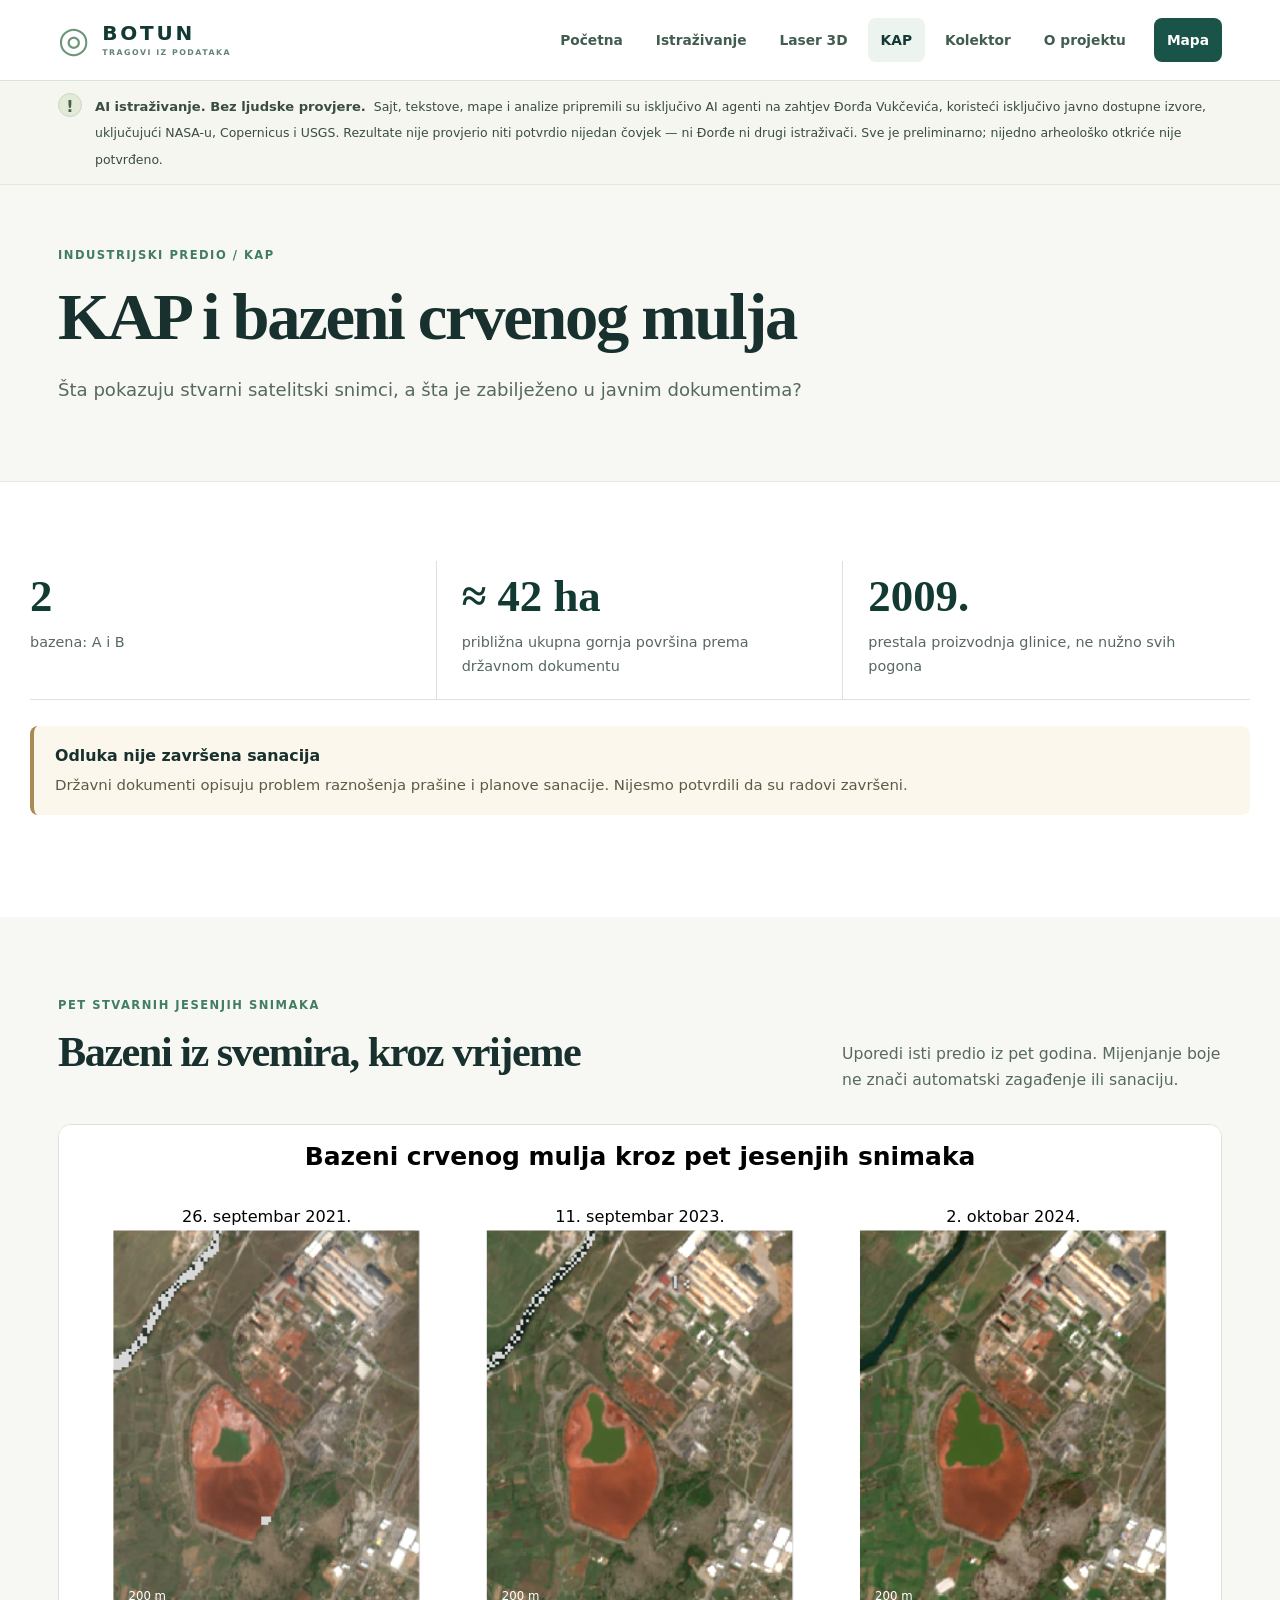
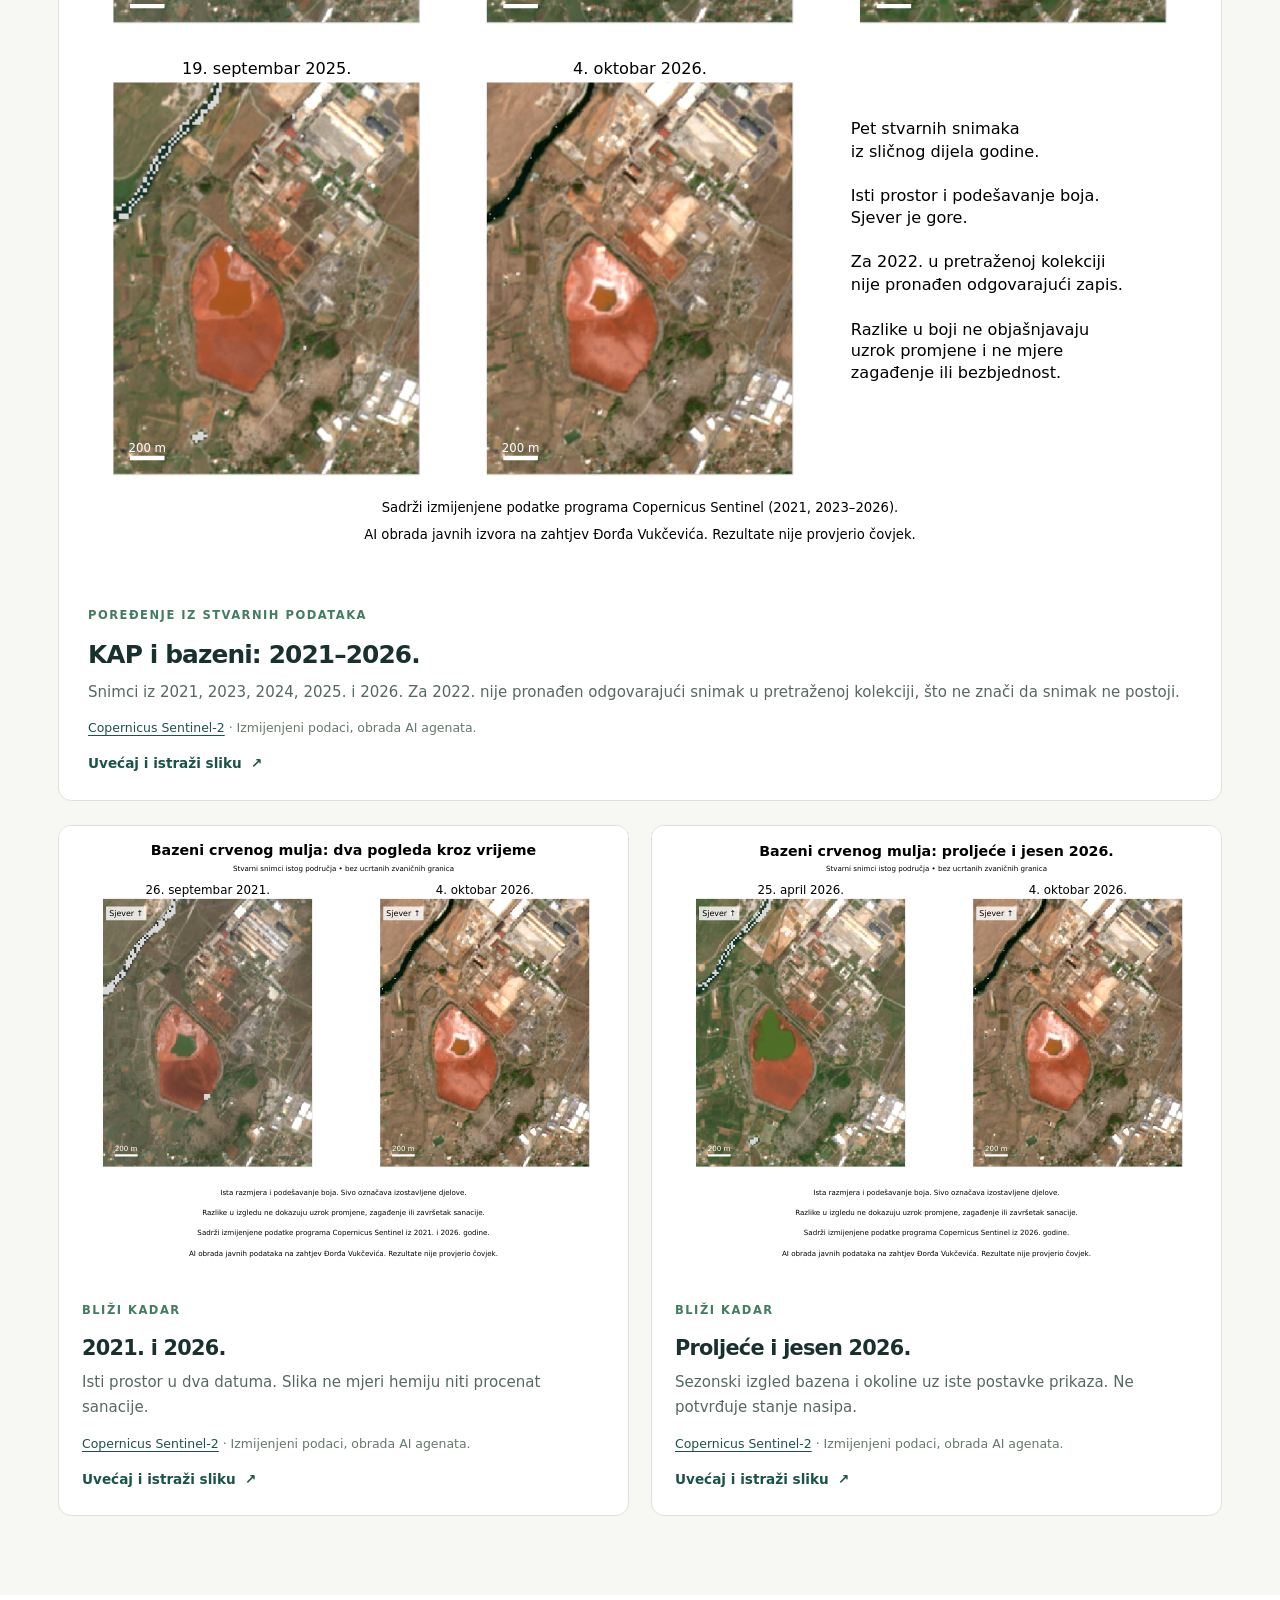
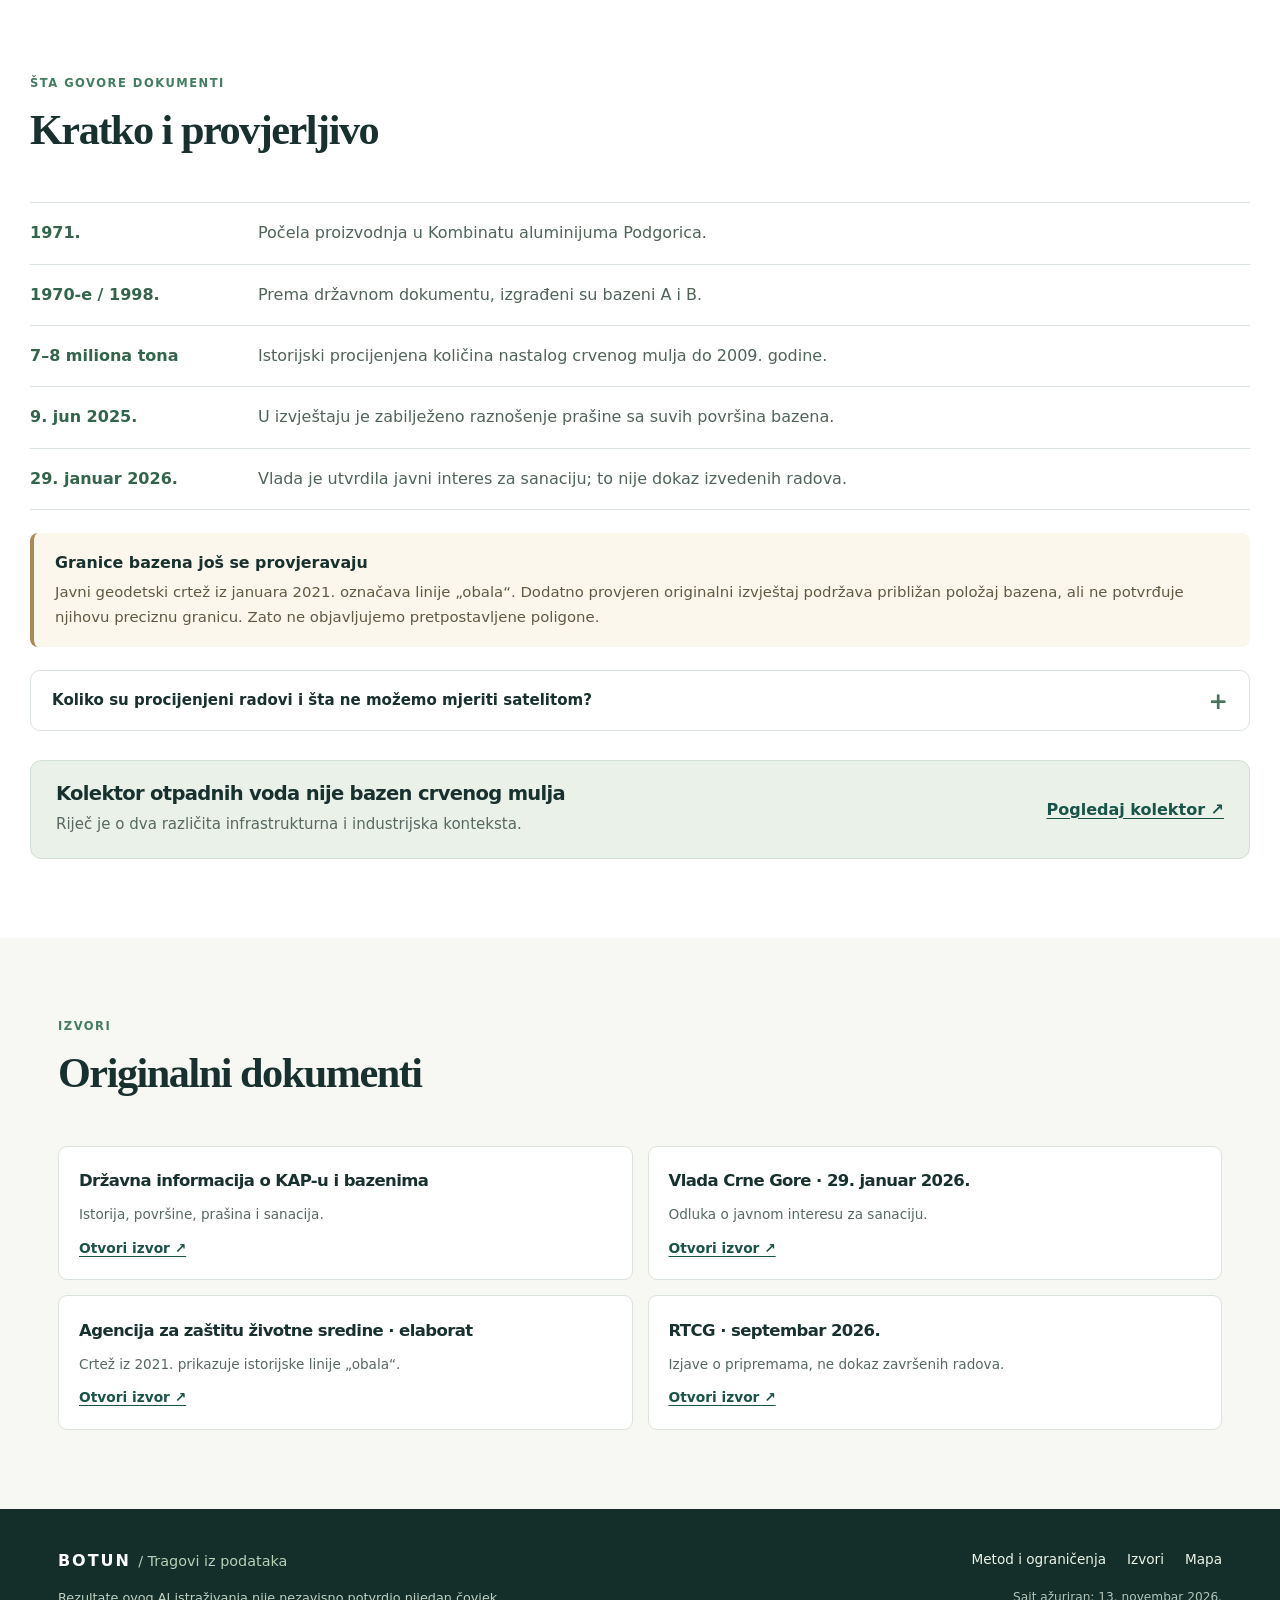
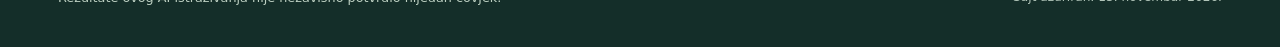
<file: kap-crveni-mulj.html>
<!doctype html>
<html lang="cnr-Latn">
<head>
<meta charset="UTF-8"><meta name="viewport" content="width=device-width,initial-scale=1"><meta name="color-scheme" content="light">
<meta name="description" content="Satelitski snimci i javna dokumentacija o KAP-u i bazenima crvenog mulja."><title>KAP i crveni mulj · Botun — Tragovi iz podataka</title>
<link rel="icon" href="assets/favicon.svg" type="image/svg+xml"><link rel="stylesheet" href="assets/style.css">

<script defer src="assets/app.js"></script>
</head>
<body>
<a class="skip-link" href="#sadrzaj">Preskoči na sadržaj</a>
<header class="site-header"><div class="shell header-inner">
<a class="brand" href="index.html" aria-label="Botun — početna"><span class="brand-symbol" aria-hidden="true">◎</span><span>BOTUN<small>TRAGOVI IZ PODATAKA</small></span></a>
<nav class="site-nav" aria-label="Glavna navigacija"><a href="index.html">Početna</a><a href="istrazivanje.html">Istraživanje</a><a href="laserski-podaci.html">Laser 3D</a><a href="kap-crveni-mulj.html" aria-current="page">KAP</a><a href="kolektor-botun.html">Kolektor</a><a href="o-projektu.html">O projektu</a><a href="mapa.html">Mapa</a></nav>
<details class="mobile-navigation"><summary aria-label="Otvori meni za navigaciju"><span aria-hidden="true">☰</span> Meni</summary><nav aria-label="Navigacija za telefon"><a href="index.html">Početna</a><a href="istrazivanje.html">Istraživanje</a><a href="laserski-podaci.html">Laser 3D</a><a href="kap-crveni-mulj.html" aria-current="page">KAP</a><a href="kolektor-botun.html">Kolektor</a><a href="o-projektu.html">O projektu</a><a href="mapa.html">Mapa</a></nav></details>
</div></header>
<div class="site-notice" role="note" aria-label="Važno obavještenje o porijeklu istraživanja"><div class="shell notice-inner"><span class="notice-dot" aria-hidden="true">!</span><div><strong>AI istraživanje. Bez ljudske provjere.</strong><p>Sajt, tekstove, mape i analize pripremili su isključivo AI agenti na zahtjev Đorđa Vukčevića, koristeći isključivo javno dostupne izvore, uključujući NASA-u, Copernicus i USGS. Rezultate nije provjerio niti potvrdio nijedan čovjek — ni Đorđe ni drugi istraživači. Sve je preliminarno; nijedno arheološko otkriće nije potvrđeno.</p></div></div></div>
<main id="sadrzaj"><section class="page-hero"><div class="shell"><p class="eyebrow">INDUSTRIJSKI PREDIO / KAP</p><h1>KAP i bazeni crvenog mulja</h1><p class="page-lead">Šta pokazuju stvarni satelitski snimci, a šta je zabilježeno u javnim dokumentima?</p></div></section>
<section class="section shell"><div class="quick-facts"><div><strong>2</strong><span>bazena: A i B</span></div><div><strong>≈ 42 ha</strong><span>približna ukupna gornja površina prema državnom dokumentu</span></div><div><strong>2009.</strong><span>prestala proizvodnja glinice, ne nužno svih pogona</span></div></div>
<aside class="context-note"><strong>Odluka nije završena sanacija</strong><p>Državni dokumenti opisuju problem raznošenja prašine i planove sanacije. Nijesmo potvrdili da su radovi završeni.</p></aside>
</section>
<section class="section section-soft"><div class="shell"><div class="section-head"><div><p class="eyebrow">PET STVARNIH JESENJIH SNIMAKA</p><h2>Bazeni iz svemira, kroz vrijeme</h2></div><p>Uporedi isti predio iz pet godina. Mijenjanje boje ne znači automatski zagađenje ili sanaciju.</p></div>
<figure class="evidence-card evidence-large"><a class="evidence-image" href="assets/figures/kap_jesenji_niz_me.svg" data-viewer data-title="KAP i bazeni: 2021–2026." aria-label="Uvećaj: KAP i bazeni: 2021–2026."><img src="assets/figures/kap_jesenji_niz_me.svg" loading="lazy" decoding="async" alt="Snimci iz 2021, 2023, 2024, 2025. i 2026. Za 2022. nije pronađen odgovarajući snimak u pretraženoj kolekciji, što ne znači da snimak ne postoji." width="1200" height="850"></a><figcaption><span class="eyebrow">POREĐENJE IZ STVARNIH PODATAKA</span><h3>KAP i bazeni: 2021–2026.</h3><p>Snimci iz 2021, 2023, 2024, 2025. i 2026. Za 2022. nije pronađen odgovarajući snimak u pretraženoj kolekciji, što ne znači da snimak ne postoji.</p><p class="image-credit"><a href="https://earth-search.aws.element84.com/v1/collections/sentinel-2-c1-l2a" target="_blank" rel="noopener noreferrer">Copernicus Sentinel-2</a> · Izmijenjeni podaci, obrada AI agenata.</p><a class="text-link" href="assets/figures/kap_jesenji_niz_me.svg" data-viewer data-title="KAP i bazeni: 2021–2026.">Uvećaj i istraži sliku <span aria-hidden="true">↗</span></a></figcaption></figure>
<div class="visual-grid beneath-feature">
<figure class="evidence-card"><a class="evidence-image" href="assets/figures/kap_2021_2026_me.svg" data-viewer data-title="2021. i 2026." aria-label="Uvećaj: 2021. i 2026."><img src="assets/figures/kap_2021_2026_me.svg" loading="lazy" decoding="async" alt="Isti prostor u dva datuma. Slika ne mjeri hemiju niti procenat sanacije." width="1200" height="850"></a><figcaption><span class="eyebrow">BLIŽI KADAR</span><h3>2021. i 2026.</h3><p>Isti prostor u dva datuma. Slika ne mjeri hemiju niti procenat sanacije.</p><p class="image-credit"><a href="https://earth-search.aws.element84.com/v1/collections/sentinel-2-c1-l2a" target="_blank" rel="noopener noreferrer">Copernicus Sentinel-2</a> · Izmijenjeni podaci, obrada AI agenata.</p><a class="text-link" href="assets/figures/kap_2021_2026_me.svg" data-viewer data-title="2021. i 2026.">Uvećaj i istraži sliku <span aria-hidden="true">↗</span></a></figcaption></figure>
<figure class="evidence-card"><a class="evidence-image" href="assets/figures/kap_proljece_jesen_2026_me.svg" data-viewer data-title="Proljeće i jesen 2026." aria-label="Uvećaj: Proljeće i jesen 2026."><img src="assets/figures/kap_proljece_jesen_2026_me.svg" loading="lazy" decoding="async" alt="Sezonski izgled bazena i okoline uz iste postavke prikaza. Ne potvrđuje stanje nasipa." width="1200" height="850"></a><figcaption><span class="eyebrow">BLIŽI KADAR</span><h3>Proljeće i jesen 2026.</h3><p>Sezonski izgled bazena i okoline uz iste postavke prikaza. Ne potvrđuje stanje nasipa.</p><p class="image-credit"><a href="https://earth-search.aws.element84.com/v1/collections/sentinel-2-c1-l2a" target="_blank" rel="noopener noreferrer">Copernicus Sentinel-2</a> · Izmijenjeni podaci, obrada AI agenata.</p><a class="text-link" href="assets/figures/kap_proljece_jesen_2026_me.svg" data-viewer data-title="Proljeće i jesen 2026.">Uvećaj i istraži sliku <span aria-hidden="true">↗</span></a></figcaption></figure></div></div></section>
<section class="section shell" id="o-kapu"><div class="section-head"><div><p class="eyebrow">ŠTA GOVORE DOKUMENTI</p><h2>Kratko i provjerljivo</h2></div></div>
<div class="fact-list"><div><span>1971.</span><p>Počela proizvodnja u Kombinatu aluminijuma Podgorica.</p></div><div><span>1970-e / 1998.</span><p>Prema državnom dokumentu, izgrađeni su bazeni A i B.</p></div><div><span>7–8 miliona tona</span><p>Istorijski procijenjena količina nastalog crvenog mulja do 2009. godine.</p></div><div><span>9. jun 2025.</span><p>U izvještaju je zabilježeno raznošenje prašine sa suvih površina bazena.</p></div><div><span>29. januar 2026.</span><p>Vlada je utvrdila javni interes za sanaciju; to nije dokaz izvedenih radova.</p></div></div>
<aside class="context-note"><strong>Granice bazena još se provjeravaju</strong><p>Javni geodetski crtež iz januara 2021. označava linije „obala“. Dodatno provjeren originalni izvještaj podržava približan položaj bazena, ali ne potvrđuje njihovu preciznu granicu. Zato ne objavljujemo pretpostavljene poligone.</p></aside>
<details class="data-fold"><summary>Koliko su procijenjeni radovi i šta ne možemo mjeriti satelitom?</summary><div class="fold-body"><p>U javnoj dokumentaciji navedena je procjena od približno 31,7 miliona € bez PDV-a za radove na bazenima i zasebna procjena od približno 12,8 miliona € bez PDV-a za drugo industrijsko odlagalište. To nijesu dokazi o potrošenom novcu ili završenim radovima.</p><p>Boja satelitskog snimka ne pokazuje koncentracije zagađivača, zdravlje ljudi, podzemne vode ili stabilnost nasipa. Za to su potrebna druga mjerenja.</p></div></details>
<div class="related-banner"><div><h3>Kolektor otpadnih voda nije bazen crvenog mulja</h3><p>Riječ je o dva različita infrastrukturna i industrijska konteksta.</p></div><a href="kolektor-botun.html">Pogledaj kolektor ↗</a></div>
</section>
<section class="section section-soft"><div class="shell"><div class="section-head"><div><p class="eyebrow">IZVORI</p><h2>Originalni dokumenti</h2></div></div><div class="sources-minimal"><article><h3>Državna informacija o KAP-u i bazenima</h3><p>Istorija, površine, prašina i sanacija.</p><a href="https://www.gov.me/dokumenta/005b9716-8a11-49f8-a7d6-f0cf1b4c0608" target="_blank" rel="noopener noreferrer">Otvori izvor ↗</a></article><article><h3>Vlada Crne Gore · 29. januar 2026.</h3><p>Odluka o javnom interesu za sanaciju.</p><a href="https://www.gov.me/clanak/saopstenje-sa-111-sjednice-vlade-crne-gore" target="_blank" rel="noopener noreferrer">Otvori izvor ↗</a></article><article><h3>Agencija za zaštitu životne sredine · elaborat</h3><p>Crtež iz 2021. prikazuje istorijske linije „obala“.</p><a href="https://epa.org.me/wp-content/uploads/2023/01/EIA-crveni-mulj.pdf" target="_blank" rel="noopener noreferrer">Otvori izvor ↗</a></article><article><h3>RTCG · septembar 2026.</h3><p>Izjave o pripremama, ne dokaz završenih radova.</p><a href="https://rtcg.me/vijesti/ekologija/876058/mdup-eksproprijacija-zemljista-na-lokaciji-crvenog-mulja-radi-smanjenja-ekoloskog-rizika.html" target="_blank" rel="noopener noreferrer">Otvori izvor ↗</a></article></div></div></section></main>
<footer class="site-footer"><div class="shell footer-inner"><div><a href="index.html" class="footer-brand">BOTUN <span>/ Tragovi iz podataka</span></a><p class="footer-warning">Rezultate ovog AI istraživanja nije nezavisno potvrdio nijedan čovjek.</p></div><div class="footer-links"><a href="metod.html">Metod i ograničenja</a><a href="o-projektu.html#izvori">Izvori</a><a href="mapa.html">Mapa</a><small>Sajt ažuriran: 13. novembar 2026.</small></div></div></footer>
</body></html>
</file>
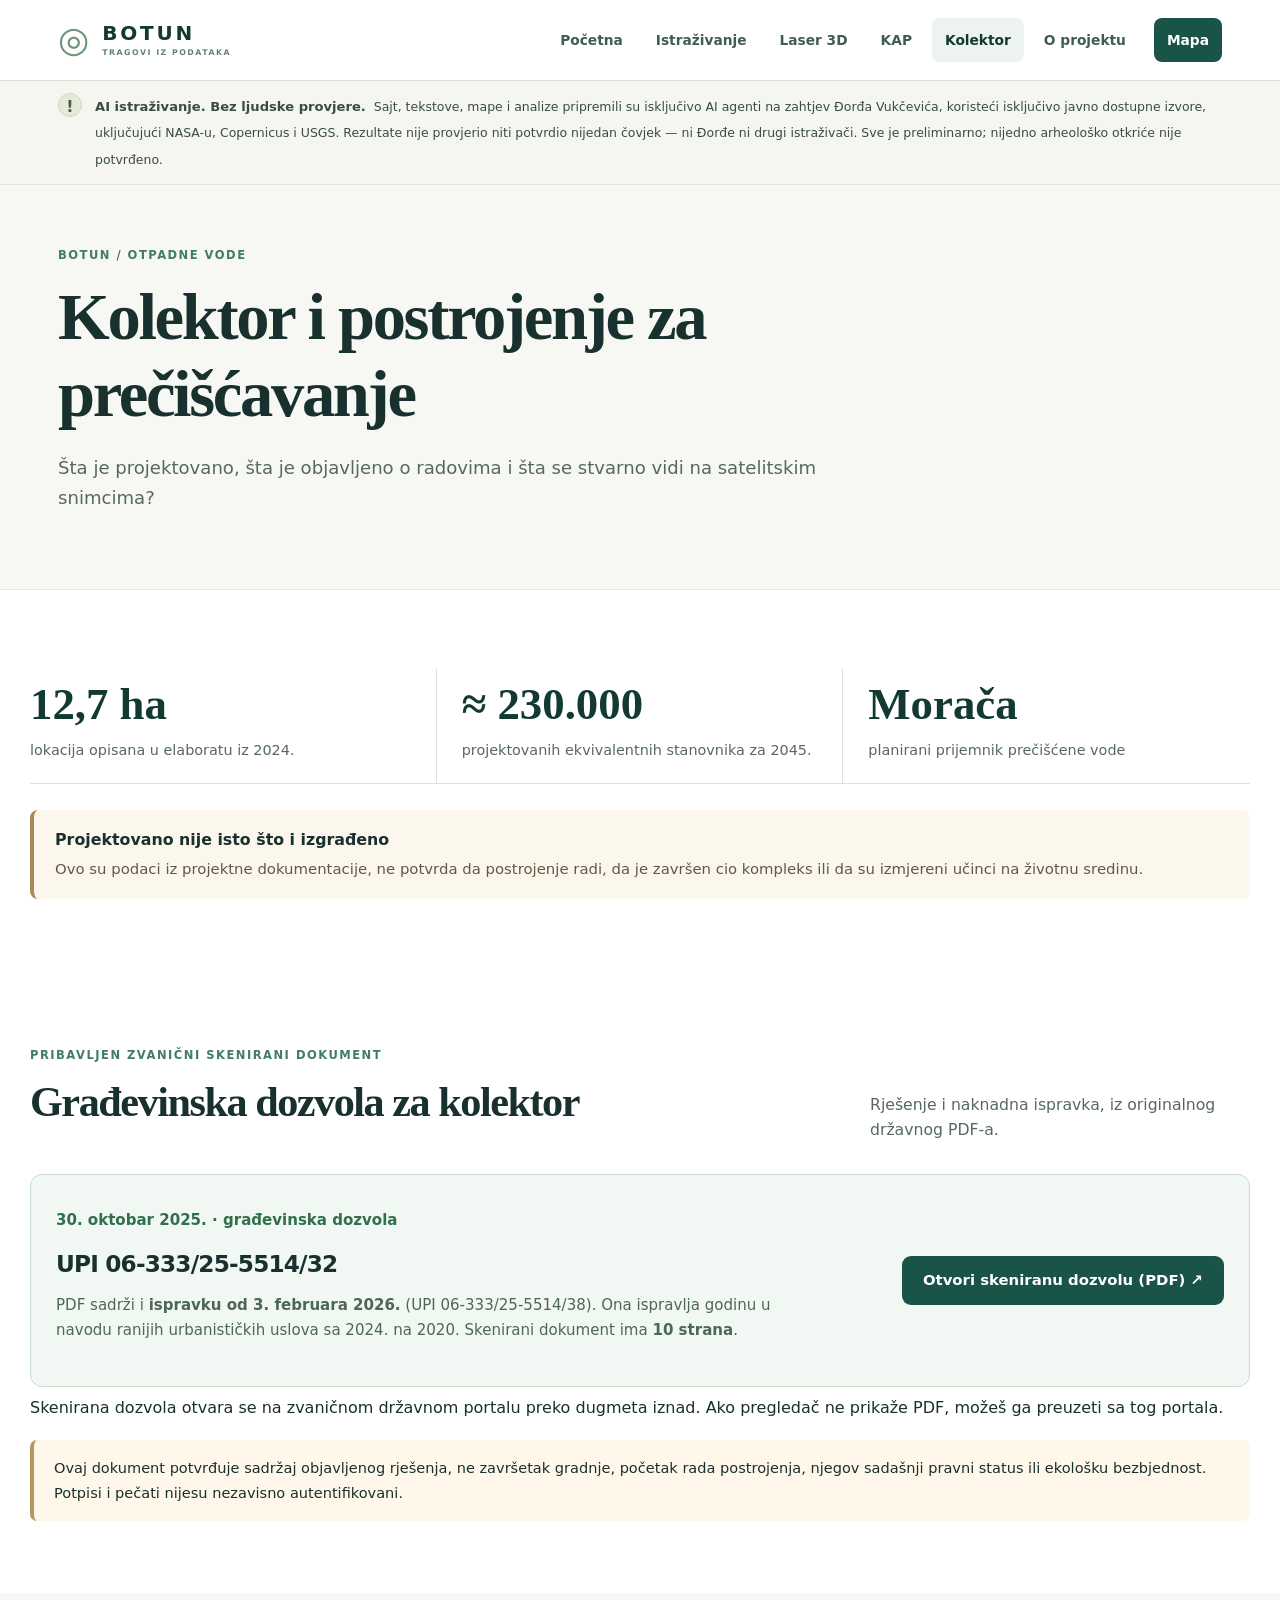
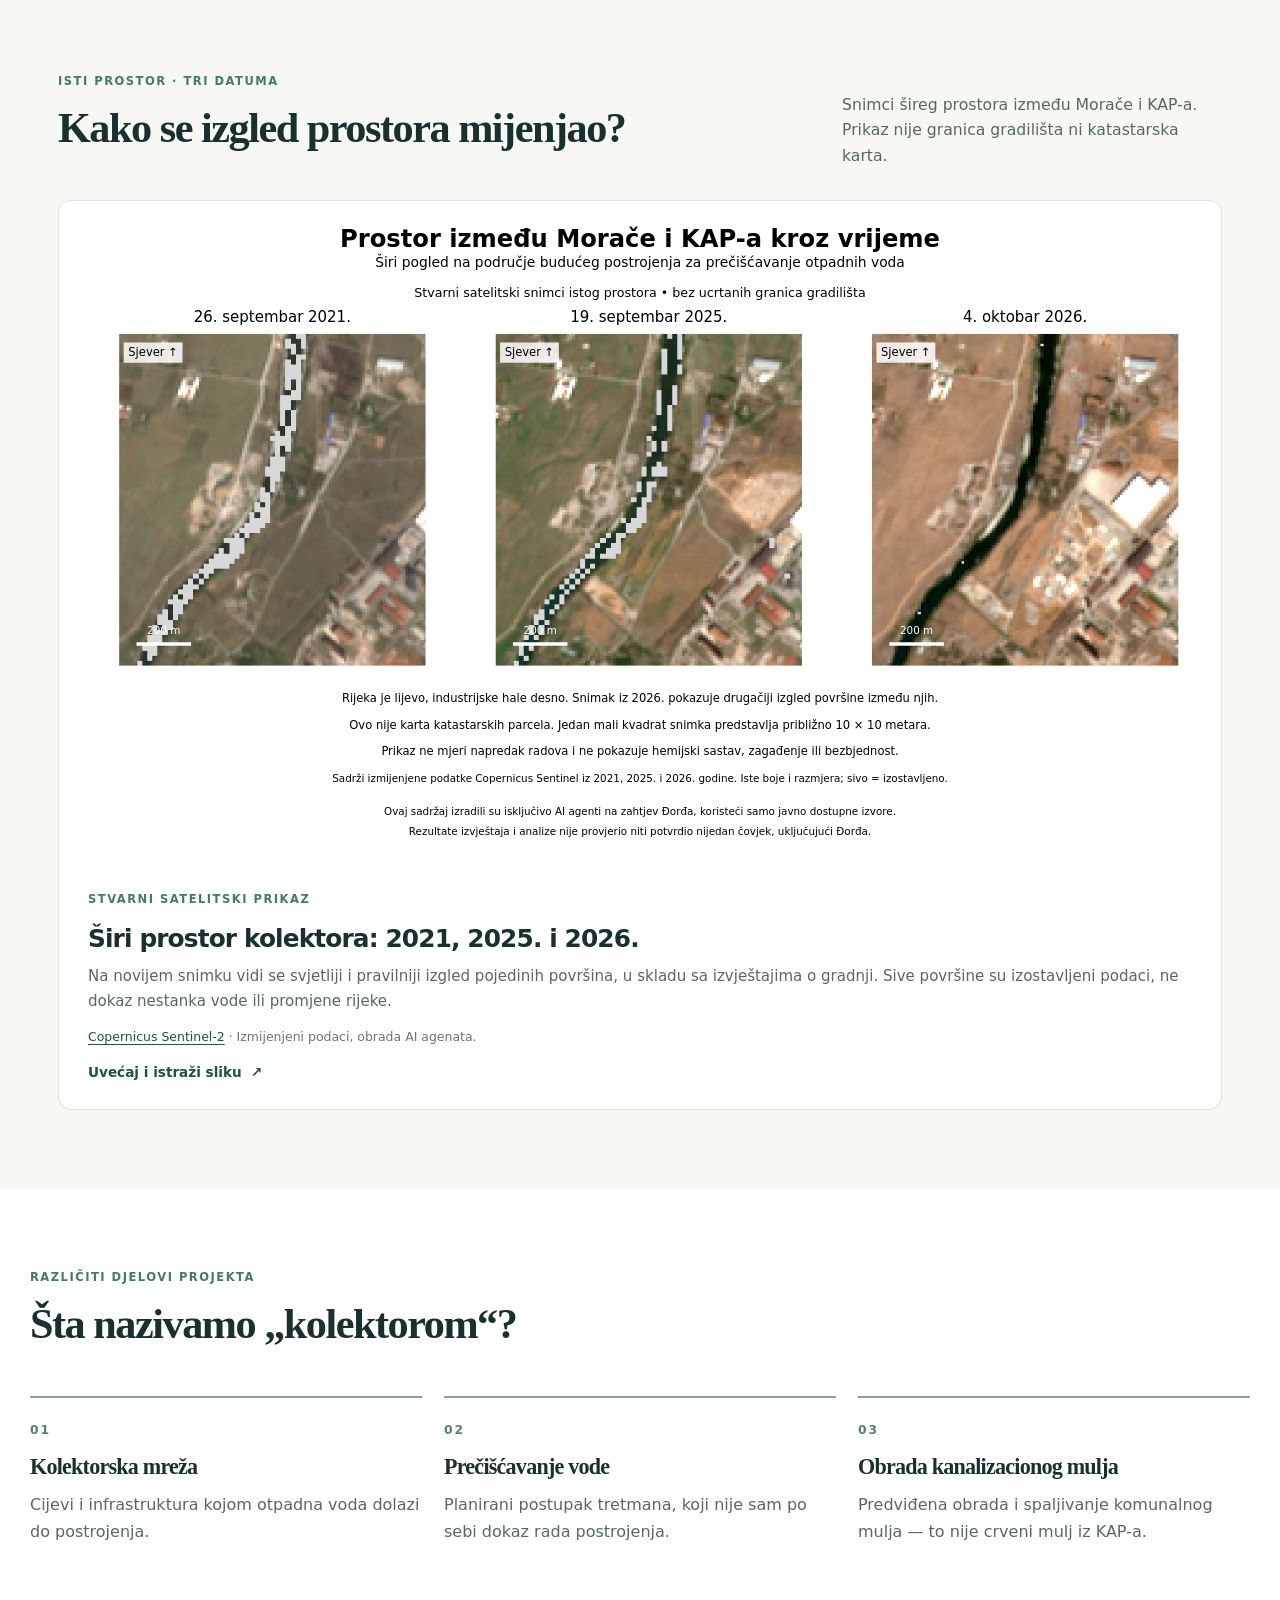
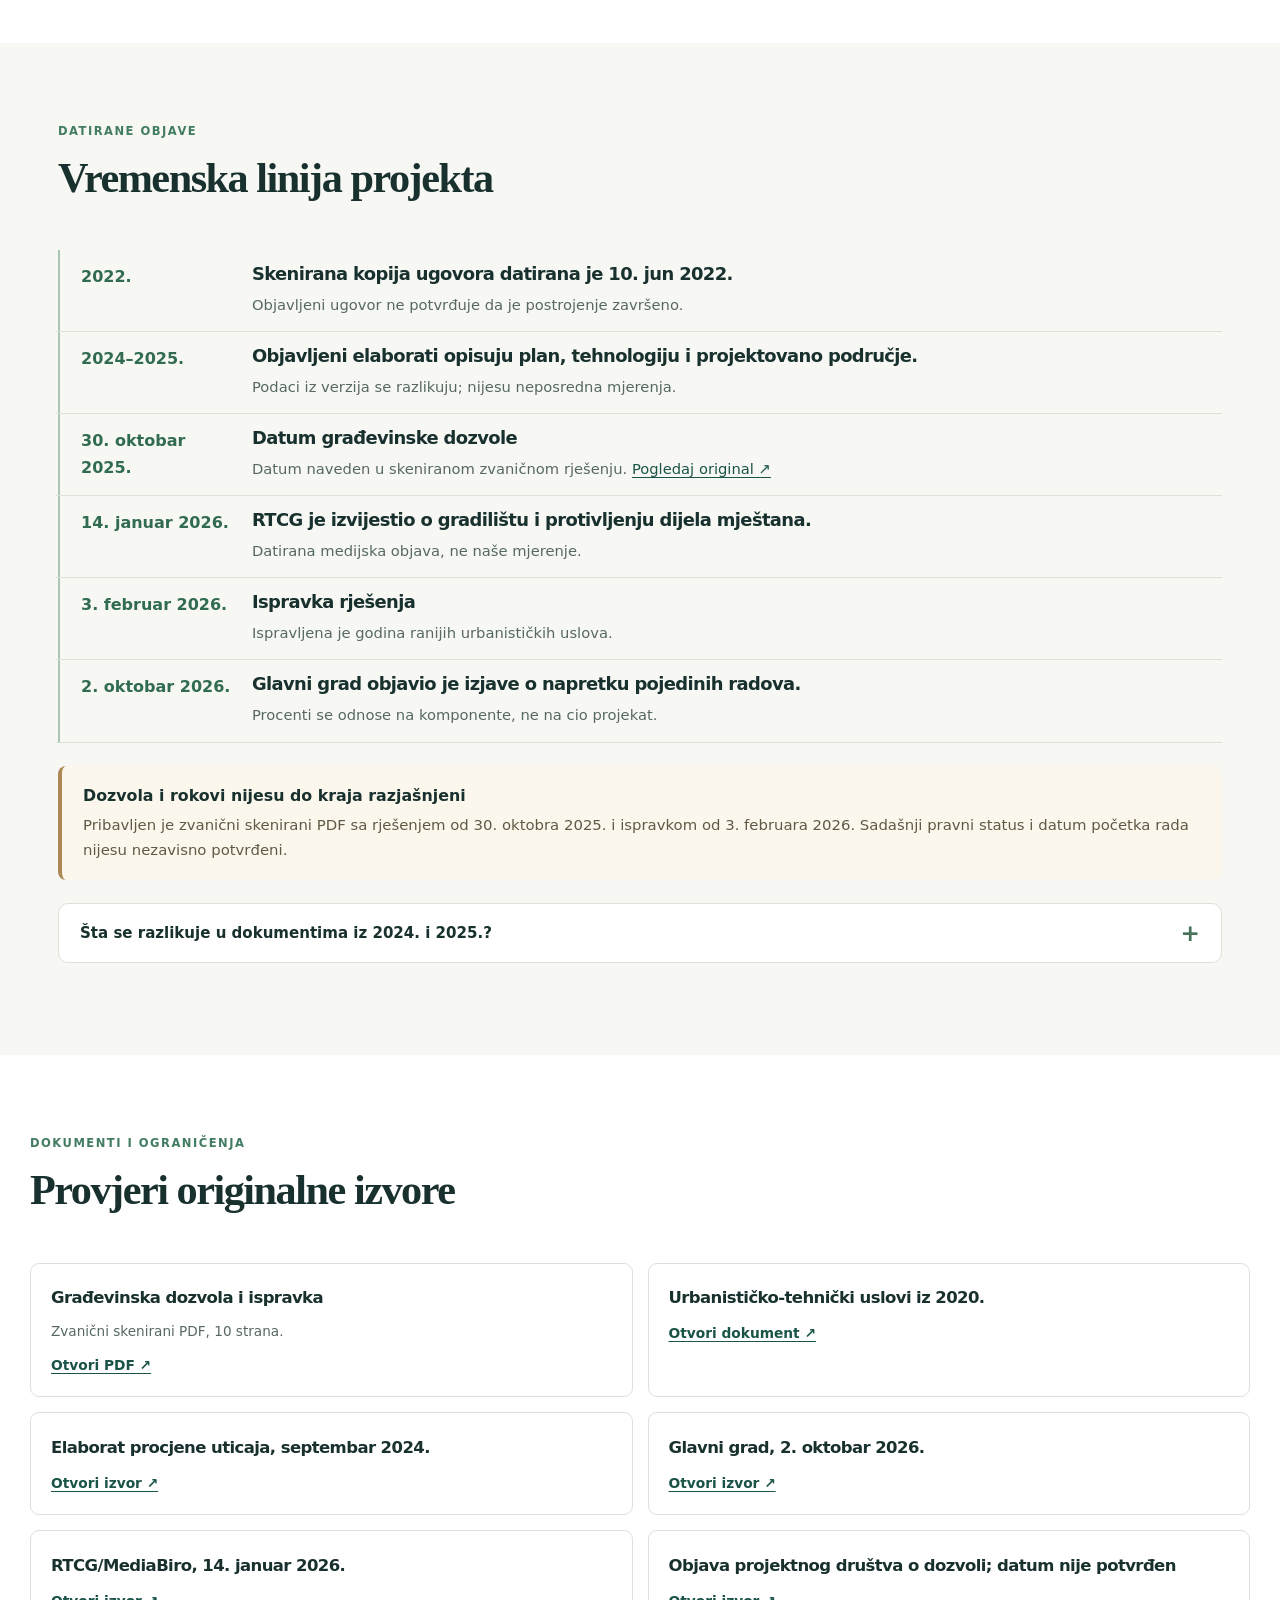
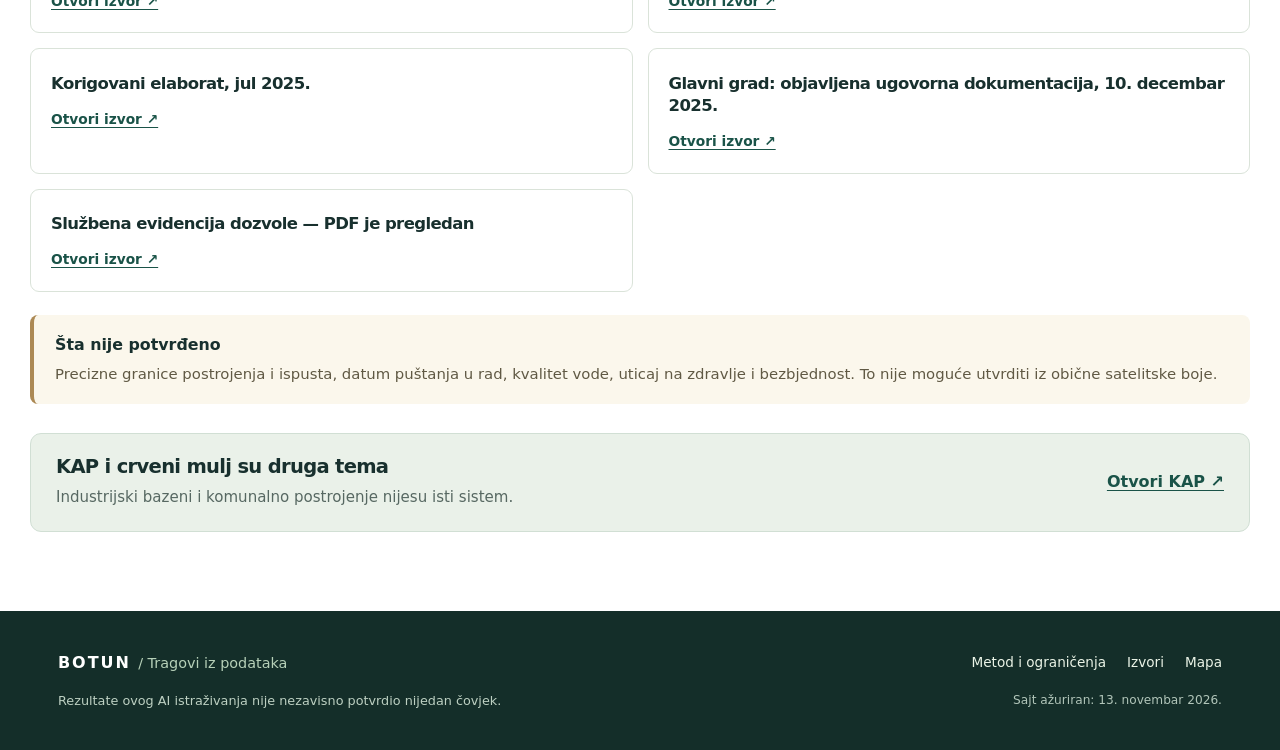
<file: kolektor-botun.html>
<!doctype html>
<html lang="cnr-Latn">
<head>
<meta charset="UTF-8"><meta name="viewport" content="width=device-width,initial-scale=1"><meta name="color-scheme" content="light">
<meta name="description" content="Stvarni satelitski prikazi, projektna dokumentacija i status gradnje kolektora u Botunu."><title>Kolektor · Botun — Tragovi iz podataka</title>
<link rel="icon" href="assets/favicon.svg" type="image/svg+xml"><link rel="stylesheet" href="assets/style.css">

<script defer src="assets/app.js"></script>
</head>
<body>
<a class="skip-link" href="#sadrzaj">Preskoči na sadržaj</a>
<header class="site-header"><div class="shell header-inner">
<a class="brand" href="index.html" aria-label="Botun — početna"><span class="brand-symbol" aria-hidden="true">◎</span><span>BOTUN<small>TRAGOVI IZ PODATAKA</small></span></a>
<nav class="site-nav" aria-label="Glavna navigacija"><a href="index.html">Početna</a><a href="istrazivanje.html">Istraživanje</a><a href="laserski-podaci.html">Laser 3D</a><a href="kap-crveni-mulj.html">KAP</a><a href="kolektor-botun.html" aria-current="page">Kolektor</a><a href="o-projektu.html">O projektu</a><a href="mapa.html">Mapa</a></nav>
<details class="mobile-navigation"><summary aria-label="Otvori meni za navigaciju"><span aria-hidden="true">☰</span> Meni</summary><nav aria-label="Navigacija za telefon"><a href="index.html">Početna</a><a href="istrazivanje.html">Istraživanje</a><a href="laserski-podaci.html">Laser 3D</a><a href="kap-crveni-mulj.html">KAP</a><a href="kolektor-botun.html" aria-current="page">Kolektor</a><a href="o-projektu.html">O projektu</a><a href="mapa.html">Mapa</a></nav></details>
</div></header>
<div class="site-notice" role="note" aria-label="Važno obavještenje o porijeklu istraživanja"><div class="shell notice-inner"><span class="notice-dot" aria-hidden="true">!</span><div><strong>AI istraživanje. Bez ljudske provjere.</strong><p>Sajt, tekstove, mape i analize pripremili su isključivo AI agenti na zahtjev Đorđa Vukčevića, koristeći isključivo javno dostupne izvore, uključujući NASA-u, Copernicus i USGS. Rezultate nije provjerio niti potvrdio nijedan čovjek — ni Đorđe ni drugi istraživači. Sve je preliminarno; nijedno arheološko otkriće nije potvrđeno.</p></div></div></div>
<main id="sadrzaj"><section class="page-hero"><div class="shell"><p class="eyebrow">BOTUN / OTPADNE VODE</p><h1>Kolektor i postrojenje za prečišćavanje</h1><p class="page-lead">Šta je projektovano, šta je objavljeno o radovima i šta se stvarno vidi na satelitskim snimcima?</p></div></section>
<section class="section shell"><div class="quick-facts"><div><strong>12,7 ha</strong><span>lokacija opisana u elaboratu iz 2024.</span></div><div><strong>≈ 230.000</strong><span>projektovanih ekvivalentnih stanovnika za 2045.</span></div><div><strong>Morača</strong><span>planirani prijemnik prečišćene vode</span></div></div>
<aside class="context-note"><strong>Projektovano nije isto što i izgrađeno</strong><p>Ovo su podaci iz projektne dokumentacije, ne potvrda da postrojenje radi, da je završen cio kompleks ili da su izmjereni učinci na životnu sredinu.</p></aside>
</section>
<section class="section shell permit-section" id="gradjevinska-dozvola"><div class="section-head"><div><p class="eyebrow">PRIBAVLJEN ZVANIČNI SKENIRANI DOKUMENT</p><h2>Građevinska dozvola za kolektor</h2></div><p>Rješenje i naknadna ispravka, iz originalnog državnog PDF-a.</p></div>
<div class="permit-card"><div><p class="permit-date">30. oktobar 2025. · građevinska dozvola</p><h3>UPI 06-333/25-5514/32</h3><p>PDF sadrži i <strong>ispravku od 3. februara 2026.</strong> (UPI 06-333/25-5514/38). Ona ispravlja godinu u navodu ranijih urbanističkih uslova sa 2024. na 2020. Skenirani dokument ima <strong>10 strana</strong>.</p></div><a class="button button-dark" href="https://wapi.gov.me/download/8e3cca0e-4b0b-47e5-917d-c0b408f1e0d5?version=1.0" target="_blank" rel="noopener noreferrer">Otvori skeniranu dozvolu (PDF) ↗</a></div>
<p class="permit-direct-note">Skenirana dozvola otvara se na zvaničnom državnom portalu preko dugmeta iznad. Ako pregledač ne prikaže PDF, možeš ga preuzeti sa tog portala.</p>
<p class="permit-warning">Ovaj dokument potvrđuje sadržaj objavljenog rješenja, ne završetak gradnje, početak rada postrojenja, njegov sadašnji pravni status ili ekološku bezbjednost. Potpisi i pečati nijesu nezavisno autentifikovani.</p>
</section>
<section class="section section-soft" id="satelitski-kolektor"><div class="shell"><div class="section-head"><div><p class="eyebrow">ISTI PROSTOR · TRI DATUMA</p><h2>Kako se izgled prostora mijenjao?</h2></div><p>Snimci šireg prostora između Morače i KAP-a. Prikaz nije granica gradilišta ni katastarska karta.</p></div>
<figure class="evidence-card evidence-large"><a class="evidence-image" href="assets/figures/collector_context_2021_2025_2026_me.svg" data-viewer data-title="Širi prostor kolektora: 2021, 2025. i 2026." aria-label="Uvećaj: Širi prostor kolektora: 2021, 2025. i 2026."><img src="assets/figures/collector_context_2021_2025_2026_me.svg" loading="lazy" decoding="async" alt="Na novijem snimku vidi se svjetliji i pravilniji izgled pojedinih površina, u skladu sa izvještajima o gradnji. Sive površine su izostavljeni podaci, ne dokaz nestanka vode ili promjene rijeke." width="1200" height="850"></a><figcaption><span class="eyebrow">STVARNI SATELITSKI PRIKAZ</span><h3>Širi prostor kolektora: 2021, 2025. i 2026.</h3><p>Na novijem snimku vidi se svjetliji i pravilniji izgled pojedinih površina, u skladu sa izvještajima o gradnji. Sive površine su izostavljeni podaci, ne dokaz nestanka vode ili promjene rijeke.</p><p class="image-credit"><a href="https://earth-search.aws.element84.com/v1/collections/sentinel-2-c1-l2a" target="_blank" rel="noopener noreferrer">Copernicus Sentinel-2</a> · Izmijenjeni podaci, obrada AI agenata.</p><a class="text-link" href="assets/figures/collector_context_2021_2025_2026_me.svg" data-viewer data-title="Širi prostor kolektora: 2021, 2025. i 2026.">Uvećaj i istraži sliku <span aria-hidden="true">↗</span></a></figcaption></figure>
</div></section>
<section class="section shell"><div class="section-head"><div><p class="eyebrow">RAZLIČITI DJELOVI PROJEKTA</p><h2>Šta nazivamo „kolektorom“?</h2></div></div>
<div class="finding-grid"><article><span class="finding-number">01</span><h3>Kolektorska mreža</h3><p>Cijevi i infrastruktura kojom otpadna voda dolazi do postrojenja.</p></article><article><span class="finding-number">02</span><h3>Prečišćavanje vode</h3><p>Planirani postupak tretmana, koji nije sam po sebi dokaz rada postrojenja.</p></article><article><span class="finding-number">03</span><h3>Obrada kanalizacionog mulja</h3><p>Predviđena obrada i spaljivanje komunalnog mulja — to nije crveni mulj iz KAP-a.</p></article></div>
</section>
<section class="section section-soft"><div class="shell"><div class="section-head"><div><p class="eyebrow">DATIRANE OBJAVE</p><h2>Vremenska linija projekta</h2></div></div>
<div class="timeline"><div class="timeline-item"><time>2022.</time><div><h3>Skenirana kopija ugovora datirana je 10. jun 2022.</h3><p>Objavljeni ugovor ne potvrđuje da je postrojenje završeno.</p></div></div><div class="timeline-item"><time>2024–2025.</time><div><h3>Objavljeni elaborati opisuju plan, tehnologiju i projektovano područje.</h3><p>Podaci iz verzija se razlikuju; nijesu neposredna mjerenja.</p></div></div><div class="timeline-item"><time>30. oktobar 2025.</time><div><h3>Datum građevinske dozvole</h3><p>Datum naveden u skeniranom zvaničnom rješenju. <a href="#gradjevinska-dozvola">Pogledaj original ↗</a></p></div></div><div class="timeline-item"><time>14. januar 2026.</time><div><h3>RTCG je izvijestio o gradilištu i protivljenju dijela mještana.</h3><p>Datirana medijska objava, ne naše mjerenje.</p></div></div><div class="timeline-item"><time>3. februar 2026.</time><div><h3>Ispravka rješenja</h3><p>Ispravljena je godina ranijih urbanističkih uslova.</p></div></div><div class="timeline-item"><time>2. oktobar 2026.</time><div><h3>Glavni grad objavio je izjave o napretku pojedinih radova.</h3><p>Procenti se odnose na komponente, ne na cio projekat.</p></div></div></div>
<aside class="context-note"><strong>Dozvola i rokovi nijesu do kraja razjašnjeni</strong><p>Pribavljen je zvanični skenirani PDF sa rješenjem od 30. oktobra 2025. i ispravkom od 3. februara 2026. Sadašnji pravni status i datum početka rada nijesu nezavisno potvrđeni.</p></aside>
<details class="data-fold"><summary>Šta se razlikuje u dokumentima iz 2024. i 2025.?</summary><div class="fold-body"><p>Oba elaborata navode približno <strong>12,7 ha</strong>, dok ugovorna specifikacija navodi <strong>12,81 ha</strong> za drugačije definisan obuhvat postrojenja i ispusta. To nijesu satelitski izmjerene površine. Noviji elaborat mijenja i određene opise udaljenosti od stambenih objekata.</p><p>Objavljena je skenirana kopija ugovora sa datumom 10. jun 2022. Vidljivi potpisi nijesu nezavisno potvrđeni, niti iz ugovora slijedi da su svi radovi završeni.</p></div></details>
</div></section>
<section class="section shell" id="izvori-kolektor"><div class="section-head"><div><p class="eyebrow">DOKUMENTI I OGRANIČENJA</p><h2>Provjeri originalne izvore</h2></div></div>
<div class="sources-minimal"><article><h3>Građevinska dozvola i ispravka</h3><p>Zvanični skenirani PDF, 10 strana.</p><a href="https://wapi.gov.me/download/8e3cca0e-4b0b-47e5-917d-c0b408f1e0d5?version=1.0" target="_blank" rel="noopener noreferrer">Otvori PDF ↗</a></article><article><h3>Urbanističko-tehnički uslovi iz 2020.</h3><a href="https://www.sekretarijat-za-plurzs.podgorica.me/wp-content/uploads/2020/09/glavni-grad-podgorica-902.pdf" target="_blank" rel="noopener noreferrer">Otvori dokument ↗</a></article><article><h3>Elaborat procjene uticaja, septembar 2024.</h3><a href="https://sekretarijat-za-plurzs.podgorica.me/wp-content/uploads/2024/11/SPOV-ELABORAT-PROCJENE-UTICAJA-NA-ZIVOTNU-SREDINU.pdf" target="_blank" rel="noopener noreferrer">Otvori izvor ↗</a></article><article><h3>Glavni grad, 2. oktobar 2026.</h3><a href="https://podgorica.me/mujovic-i-culafic-obisli-radove-na-postrojenju-za-preciscavanje-otpadnih-voda-u-botunu-zadovoljni-smo-dinamikom-do-60-gradevinskih-radova-zavrseno-na-pojedinim-djelovima-postrojenja/" target="_blank" rel="noopener noreferrer">Otvori izvor ↗</a></article><article><h3>RTCG/MediaBiro, 14. januar 2026.</h3><a href="https://rtcg.me/vijesti/drustvo/800110/botun-na-gradilistu-predvidjenom-za-kolektor-aktivan-jedan-bager-lokaciju-obezbjedjuje-policija.html" target="_blank" rel="noopener noreferrer">Otvori izvor ↗</a></article><article><h3>Objava projektnog društva o dozvoli; datum nije potvrđen</h3><a href="https://ovpg.me/news-single/93" target="_blank" rel="noopener noreferrer">Otvori izvor ↗</a></article><article><h3>Korigovani elaborat, jul 2025.</h3><a href="https://epa.org.me/wp-content/uploads/2025/09/KORIGOVANI-ELABORAT-31-07-25.pdf" target="_blank" rel="noopener noreferrer">Otvori izvor ↗</a></article><article><h3>Glavni grad: objavljena ugovorna dokumentacija, 10. decembar 2025.</h3><a href="https://podgorica.me/javno-obavjestenje-o-pristupu-ugovoru-o-izgradnji-sistema-za-preciscavanje-otpadnih-voda/" target="_blank" rel="noopener noreferrer">Otvori izvor ↗</a></article><article><h3>Službena evidencija dozvole — PDF je pregledan</h3><a href="https://www.gov.me/en/documents/671cacb0-b310-4b30-aa8d-e2fd6d68ce68" target="_blank" rel="noopener noreferrer">Otvori izvor ↗</a></article></div>
<aside class="context-note"><strong>Šta nije potvrđeno</strong><p>Precizne granice postrojenja i ispusta, datum puštanja u rad, kvalitet vode, uticaj na zdravlje i bezbjednost. To nije moguće utvrditi iz obične satelitske boje.</p></aside>
<div class="related-banner"><div><h3>KAP i crveni mulj su druga tema</h3><p>Industrijski bazeni i komunalno postrojenje nijesu isti sistem.</p></div><a href="kap-crveni-mulj.html">Otvori KAP ↗</a></div></section></main>
<footer class="site-footer"><div class="shell footer-inner"><div><a href="index.html" class="footer-brand">BOTUN <span>/ Tragovi iz podataka</span></a><p class="footer-warning">Rezultate ovog AI istraživanja nije nezavisno potvrdio nijedan čovjek.</p></div><div class="footer-links"><a href="metod.html">Metod i ograničenja</a><a href="o-projektu.html#izvori">Izvori</a><a href="mapa.html">Mapa</a><small>Sajt ažuriran: 13. novembar 2026.</small></div></div></footer>
</body></html>
</file>
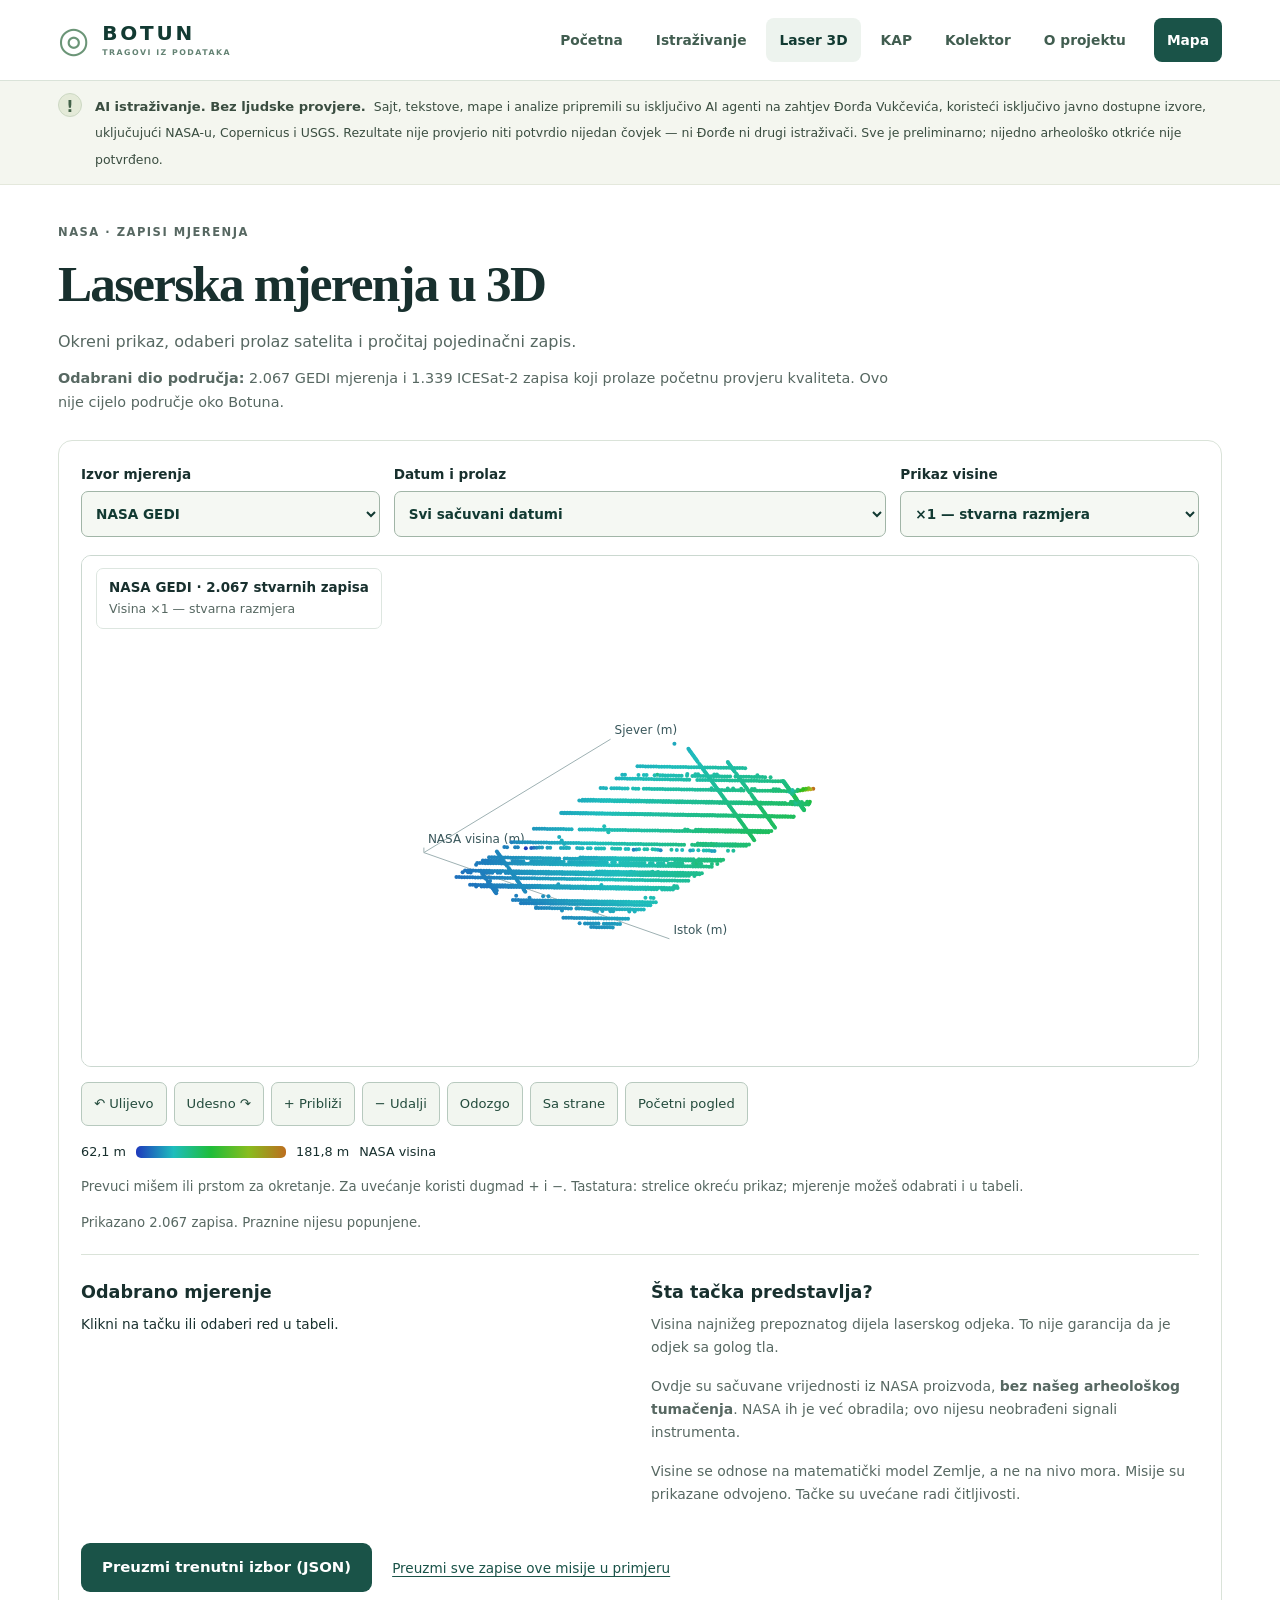
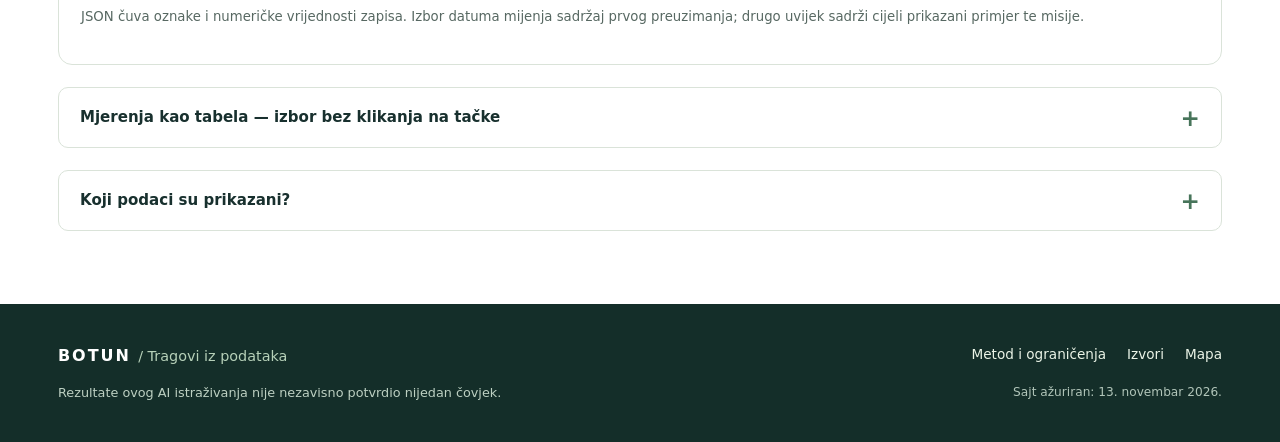
<file: laserski-podaci.html>
<!doctype html>
<html lang="cnr-Latn">
<head>
<meta charset="UTF-8"><meta name="viewport" content="width=device-width,initial-scale=1"><meta name="color-scheme" content="light">
<meta name="description" content="Pregled stvarnih GEDI i ICESat-2 zapisa u 3D, sa pojedinačnim vrijednostima i preuzimanjem podataka."><title>Laserska mjerenja u 3D · Botun</title>
<link rel="icon" href="assets/favicon.svg" type="image/svg+xml"><link rel="stylesheet" href="assets/style.css">

<script defer src="assets/app.js"></script>
<link rel="stylesheet" href="assets/laser-viewer.css">
<script defer src="assets/laser-viewer.js"></script>
</head>
<body>
<a class="skip-link" href="#sadrzaj">Preskoči na sadržaj</a>
<header class="site-header"><div class="shell header-inner">
<a class="brand" href="index.html" aria-label="Botun — početna"><span class="brand-symbol" aria-hidden="true">◎</span><span>BOTUN<small>TRAGOVI IZ PODATAKA</small></span></a>
<nav class="site-nav" aria-label="Glavna navigacija"><a href="index.html">Početna</a><a href="istrazivanje.html">Istraživanje</a><a href="laserski-podaci.html" aria-current="page">Laser 3D</a><a href="kap-crveni-mulj.html">KAP</a><a href="kolektor-botun.html">Kolektor</a><a href="o-projektu.html">O projektu</a><a href="mapa.html">Mapa</a></nav>
<details class="mobile-navigation"><summary aria-label="Otvori meni za navigaciju"><span aria-hidden="true">☰</span> Meni</summary><nav aria-label="Navigacija za telefon"><a href="index.html">Početna</a><a href="istrazivanje.html">Istraživanje</a><a href="laserski-podaci.html" aria-current="page">Laser 3D</a><a href="kap-crveni-mulj.html">KAP</a><a href="kolektor-botun.html">Kolektor</a><a href="o-projektu.html">O projektu</a><a href="mapa.html">Mapa</a></nav></details>
</div></header>
<div class="site-notice" role="note" aria-label="Važno obavještenje o porijeklu istraživanja"><div class="shell notice-inner"><span class="notice-dot" aria-hidden="true">!</span><div><strong>AI istraživanje. Bez ljudske provjere.</strong><p>Sajt, tekstove, mape i analize pripremili su isključivo AI agenti na zahtjev Đorđa Vukčevića, koristeći isključivo javno dostupne izvore, uključujući NASA-u, Copernicus i USGS. Rezultate nije provjerio niti potvrdio nijedan čovjek — ni Đorđe ni drugi istraživači. Sve je preliminarno; nijedno arheološko otkriće nije potvrđeno.</p></div></div></div>
<main id="sadrzaj" class="shell laser-page">
<header class="laser-heading"><p class="eyebrow">NASA · ZAPISI MJERENJA</p><h1>Laserska mjerenja u 3D</h1><p>Okreni prikaz, odaberi prolaz satelita i pročitaj pojedinačni zapis.</p><p class="laser-scope"><strong>Odabrani dio područja:</strong> 2.067 GEDI mjerenja i 1.339 ICESat-2 zapisa koji prolaze početnu provjeru kvaliteta. Ovo nije cijelo područje oko Botuna.</p></header>
<section class="laser-workspace" aria-label="Interaktivni pregled mjerenja">
<fieldset class="laser-controls" id="laser-controls" disabled><legend class="visually-hidden">Podešavanja prikaza</legend>
<label for="mission">Izvor mjerenja<select id="mission"><option value="gedi">NASA GEDI</option><option value="atl08">NASA ICESat-2</option></select></label>
<label for="pass">Datum i prolaz<select id="pass"><option value="all">Podaci se učitavaju…</option></select></label>
<label for="exaggeration">Prikaz visine<select id="exaggeration"><option value="1">×1 — stvarna razmjera</option><option value="5">×5 — visina uvećana</option><option value="10">×10 — visina uvećana</option></select></label>
</fieldset>
<div class="laser-stage"><canvas id="view" tabindex="0" aria-label="3D raspored stvarnih mjerenja" aria-describedby="laser-help" role="img">Mjerenja su dostupna i u tabeli ispod.</canvas><div class="laser-overlay"><strong id="count">Učitavanje mjerenja…</strong><span id="scale">Visina ×1 — stvarna razmjera</span></div></div>
<div class="laser-tools" role="group" aria-label="Okretanje i uvećanje prikaza"><button id="left" aria-label="Okreni prikaz ulijevo">↶ Ulijevo</button><button id="right" aria-label="Okreni prikaz udesno">Udesno ↷</button><button id="plus">+ Približi</button><button id="minus">− Udalji</button><button id="top">Odozgo</button><button id="side">Sa strane</button><button id="reset">Početni pogled</button></div>
<div class="laser-legend"><span id="low"></span><span class="laser-colourbar" aria-hidden="true"></span><span id="high"></span><span>NASA visina</span></div>
<p id="laser-help" class="laser-help">Prevuci mišem ili prstom za okretanje. Za uvećanje koristi dugmad + i −. Tastatura: strelice okreću prikaz; mjerenje možeš odabrati i u tabeli.</p>
<p id="hint" role="status" aria-live="polite">Učitavanje podataka. Praznine između mjerenja ostaju prazne.</p>
<div class="laser-readout"><section><h2>Odabrano mjerenje</h2><div id="point">Klikni na tačku ili odaberi red u tabeli.</div></section><section><h2>Šta tačka predstavlja?</h2><p id="meaning"></p><p>Ovdje su sačuvane vrijednosti iz NASA proizvoda, <strong>bez našeg arheološkog tumačenja</strong>. NASA ih je već obradila; ovo nijesu neobrađeni signali instrumenta.</p><p>Visine se odnose na matematički model Zemlje, a ne na nivo mora. Misije su prikazane odvojeno. Tačke su uvećane radi čitljivosti.</p></section></div>
<div class="laser-downloads"><button id="download-selection" class="button button-dark" disabled>Preuzmi trenutni izbor (JSON)</button><a id="download" href="assets/laser-3d/gedi_points.json" download>Preuzmi sve zapise ove misije u primjeru</a></div>
<p class="laser-help">JSON čuva oznake i numeričke vrijednosti zapisa. Izbor datuma mijenja sadržaj prvog preuzimanja; drugo uvijek sadrži cijeli prikazani primjer te misije.</p>
</section>
<details class="data-fold" id="measurement-table"><summary>Mjerenja kao tabela — izbor bez klikanja na tačke</summary><div class="fold-body"><p>Po 20 zapisa na stranici. Datum je u UTC vremenu, a visina je NASA vrijednost, bez pretvaranja u nadmorsku visinu.</p><div class="table-scroll" tabindex="0" role="region" aria-label="Tabela laserskih zapisa"><table><caption class="visually-hidden">Stvarni zapisi iz izabranog prolaza</caption><thead><tr><th scope="col">Izbor</th><th scope="col">Datum (UTC)</th><th scope="col">Visina (m)</th><th scope="col">Dužina (°)</th><th scope="col">Širina (°)</th><th scope="col">Oznaka zapisa</th></tr></thead><tbody id="measurement-rows"></tbody></table></div><div class="laser-pagination"><button id="table-prev" disabled>Prethodnih 20</button><span id="table-status" role="status"></span><button id="table-next" disabled>Sljedećih 20</button></div></div></details>
<details class="data-fold"><summary>Koji podaci su prikazani?</summary><div class="fold-body"><p id="dates"></p><p id="quality"></p><p>Prikazan je pravougaoni primjer iz istočnog dijela istraživanog područja. Nije izabran kao mogući arheološki lokalitet. Između mjerenja nije napravljena površina. Ne prikazuje svaki dio terena.</p><p>Prikazujemo sve zapise koji prolaze početni filter u ovom primjeru. Vrijednosti sačuvanih mjerenja nijesu mijenjane. Moguće su greške u razdvajanju tla, vegetacije i drugih površina.</p><p id="source"></p><p><a href="assets/laser-3d/manifest.json">Opis izbora i porijeklo podataka (JSON)</a> · <a href="assets/laser-3d/gedi_3d_me.svg">Statični GEDI prikaz</a> · <a href="assets/laser-3d/atl08_3d_me.svg">Statični ICESat-2 prikaz</a></p><p>Različiti datumi nijesu jedan istovremeni snimak. Ovi podaci sami ne potvrđuju arheološku strukturu. NASA nije potvrdila naš izbor, obradu ni tumačenje.</p></div></details>
<noscript><p>JavaScript je isključen. Možeš <a href="assets/laser-3d/gedi_3d_me.svg">otvoriti statični prikaz</a> i <a href="assets/laser-3d/gedi_points.json" download>preuzeti GEDI podatke</a> ili <a href="assets/laser-3d/atl08_points.json" download>ICESat-2 podatke</a>.</p></noscript>
</main>
<footer class="site-footer"><div class="shell footer-inner"><div><a href="index.html" class="footer-brand">BOTUN <span>/ Tragovi iz podataka</span></a><p class="footer-warning">Rezultate ovog AI istraživanja nije nezavisno potvrdio nijedan čovjek.</p></div><div class="footer-links"><a href="metod.html">Metod i ograničenja</a><a href="o-projektu.html#izvori">Izvori</a><a href="mapa.html">Mapa</a><small>Sajt ažuriran: 13. novembar 2026.</small></div></div></footer>
</body></html>
</file>
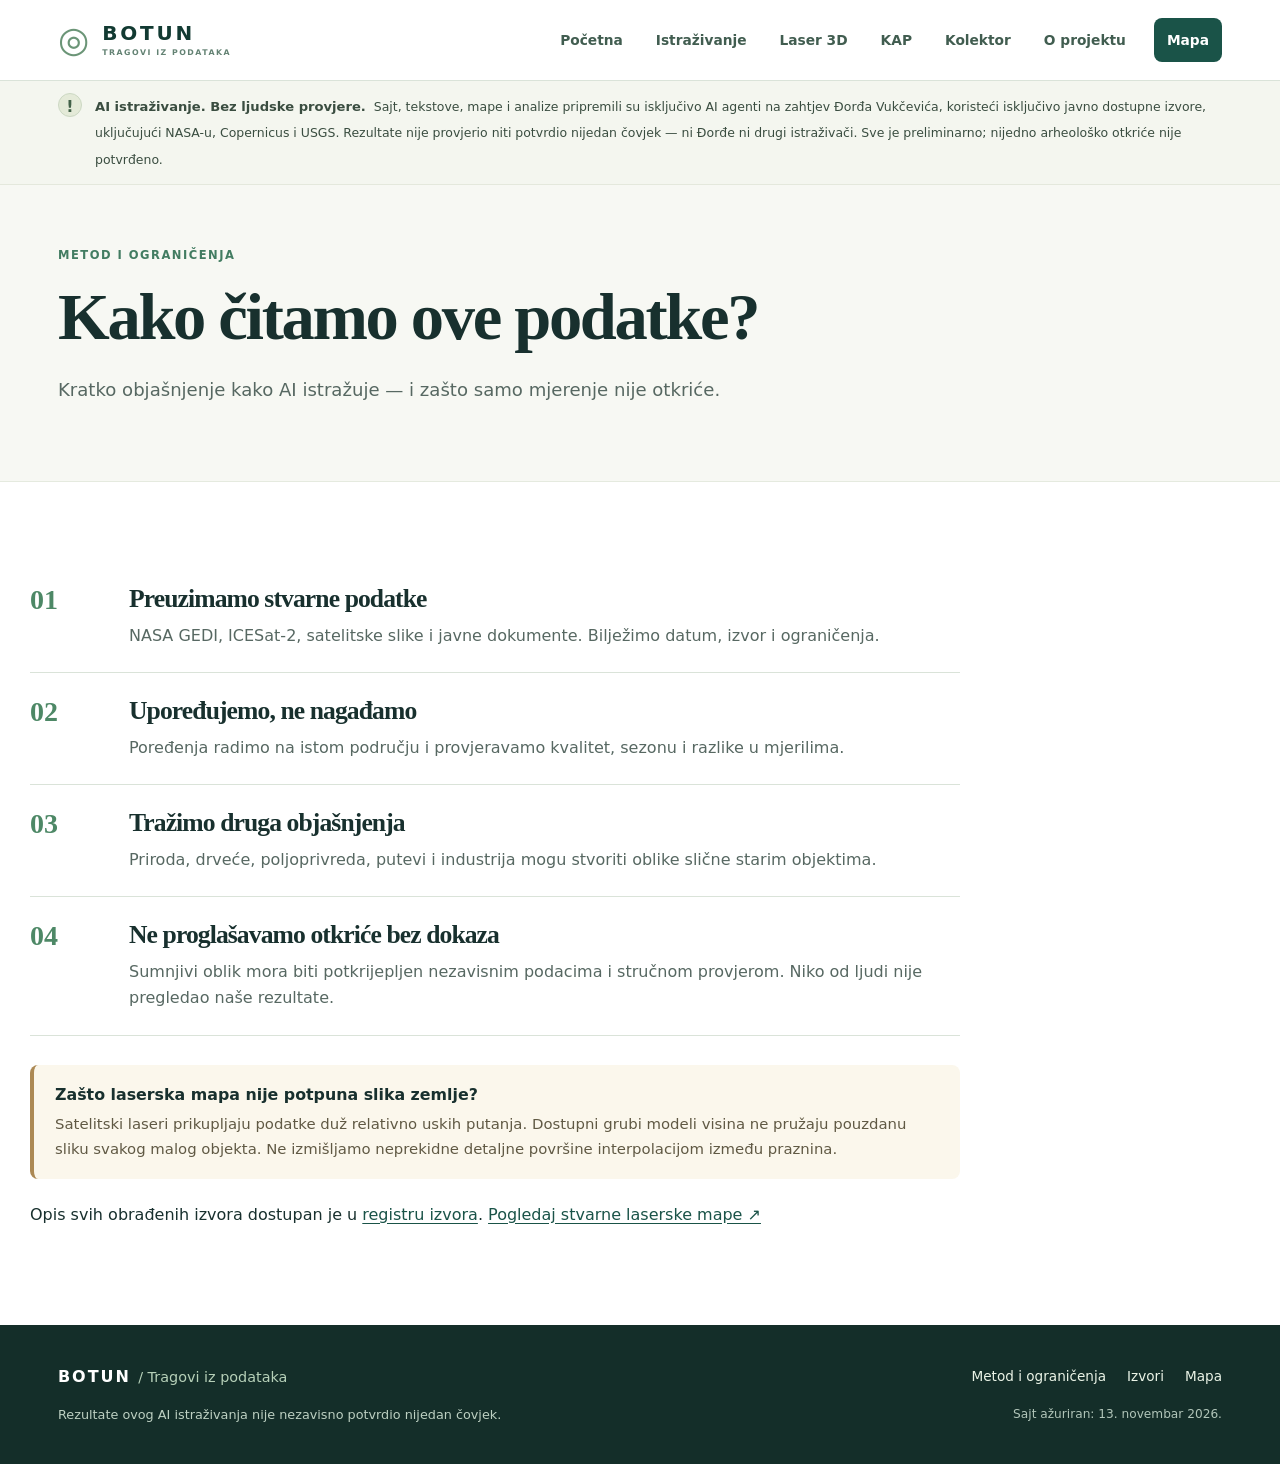
<file: metod.html>
<!doctype html>
<html lang="cnr-Latn">
<head>
<meta charset="UTF-8"><meta name="viewport" content="width=device-width,initial-scale=1"><meta name="color-scheme" content="light">
<meta name="description" content="Kako AI analizira javne laserske, satelitske i istorijske podatke Botuna."><title>Metod · Botun — Tragovi iz podataka</title>
<link rel="icon" href="assets/favicon.svg" type="image/svg+xml"><link rel="stylesheet" href="assets/style.css">

<script defer src="assets/app.js"></script>
</head>
<body>
<a class="skip-link" href="#sadrzaj">Preskoči na sadržaj</a>
<header class="site-header"><div class="shell header-inner">
<a class="brand" href="index.html" aria-label="Botun — početna"><span class="brand-symbol" aria-hidden="true">◎</span><span>BOTUN<small>TRAGOVI IZ PODATAKA</small></span></a>
<nav class="site-nav" aria-label="Glavna navigacija"><a href="index.html">Početna</a><a href="istrazivanje.html">Istraživanje</a><a href="laserski-podaci.html">Laser 3D</a><a href="kap-crveni-mulj.html">KAP</a><a href="kolektor-botun.html">Kolektor</a><a href="o-projektu.html">O projektu</a><a href="mapa.html">Mapa</a></nav>
<details class="mobile-navigation"><summary aria-label="Otvori meni za navigaciju"><span aria-hidden="true">☰</span> Meni</summary><nav aria-label="Navigacija za telefon"><a href="index.html">Početna</a><a href="istrazivanje.html">Istraživanje</a><a href="laserski-podaci.html">Laser 3D</a><a href="kap-crveni-mulj.html">KAP</a><a href="kolektor-botun.html">Kolektor</a><a href="o-projektu.html">O projektu</a><a href="mapa.html">Mapa</a></nav></details>
</div></header>
<div class="site-notice" role="note" aria-label="Važno obavještenje o porijeklu istraživanja"><div class="shell notice-inner"><span class="notice-dot" aria-hidden="true">!</span><div><strong>AI istraživanje. Bez ljudske provjere.</strong><p>Sajt, tekstove, mape i analize pripremili su isključivo AI agenti na zahtjev Đorđa Vukčevića, koristeći isključivo javno dostupne izvore, uključujući NASA-u, Copernicus i USGS. Rezultate nije provjerio niti potvrdio nijedan čovjek — ni Đorđe ni drugi istraživači. Sve je preliminarno; nijedno arheološko otkriće nije potvrđeno.</p></div></div></div>
<main id="sadrzaj"><section class="page-hero"><div class="shell"><p class="eyebrow">METOD I OGRANIČENJA</p><h1>Kako čitamo ove podatke?</h1><p class="page-lead">Kratko objašnjenje kako AI istražuje — i zašto samo mjerenje nije otkriće.</p></div></section>
<section class="section shell"><div class="method-list">
<article><span>01</span><div><h2>Preuzimamo stvarne podatke</h2><p>NASA GEDI, ICESat-2, satelitske slike i javne dokumente. Bilježimo datum, izvor i ograničenja.</p></div></article><article><span>02</span><div><h2>Upoređujemo, ne nagađamo</h2><p>Poređenja radimo na istom području i provjeravamo kvalitet, sezonu i razlike u mjerilima.</p></div></article><article><span>03</span><div><h2>Tražimo druga objašnjenja</h2><p>Priroda, drveće, poljoprivreda, putevi i industrija mogu stvoriti oblike slične starim objektima.</p></div></article><article><span>04</span><div><h2>Ne proglašavamo otkriće bez dokaza</h2><p>Sumnjivi oblik mora biti potkrijepljen nezavisnim podacima i stručnom provjerom. Niko od ljudi nije pregledao naše rezultate.</p></div></article></div>
<div class="method-bottom"><aside class="context-note"><strong>Zašto laserska mapa nije potpuna slika zemlje?</strong><p>Satelitski laseri prikupljaju podatke duž relativno uskih putanja. Dostupni grubi modeli visina ne pružaju pouzdanu sliku svakog malog objekta. Ne izmišljamo neprekidne detaljne površine interpolacijom između praznina.</p></aside>
<p>Opis svih obrađenih izvora dostupan je u <a href="o-projektu.html#izvori">registru izvora</a>. <a href="istrazivanje.html#laseri">Pogledaj stvarne laserske mape ↗</a></p></div></section></main>
<footer class="site-footer"><div class="shell footer-inner"><div><a href="index.html" class="footer-brand">BOTUN <span>/ Tragovi iz podataka</span></a><p class="footer-warning">Rezultate ovog AI istraživanja nije nezavisno potvrdio nijedan čovjek.</p></div><div class="footer-links"><a href="metod.html">Metod i ograničenja</a><a href="o-projektu.html#izvori">Izvori</a><a href="mapa.html">Mapa</a><small>Sajt ažuriran: 13. novembar 2026.</small></div></div></footer>
</body></html>
</file>
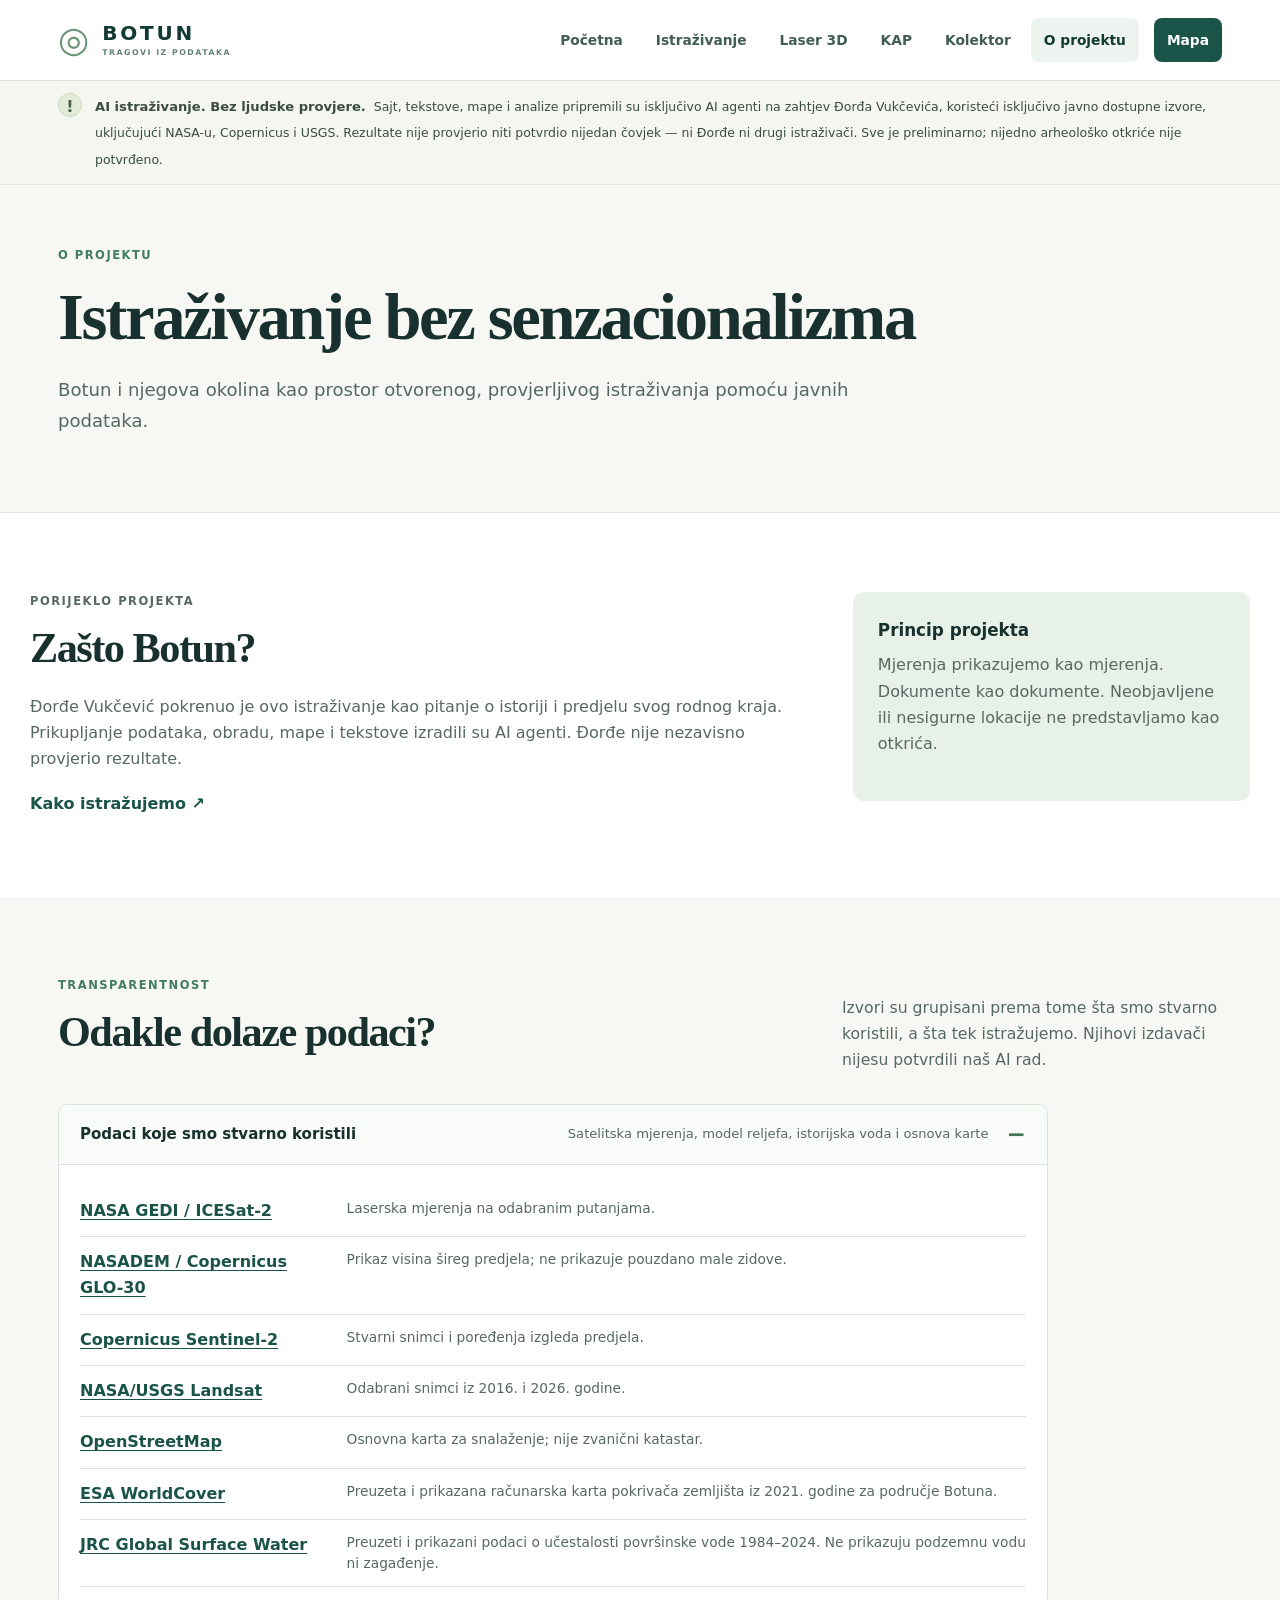
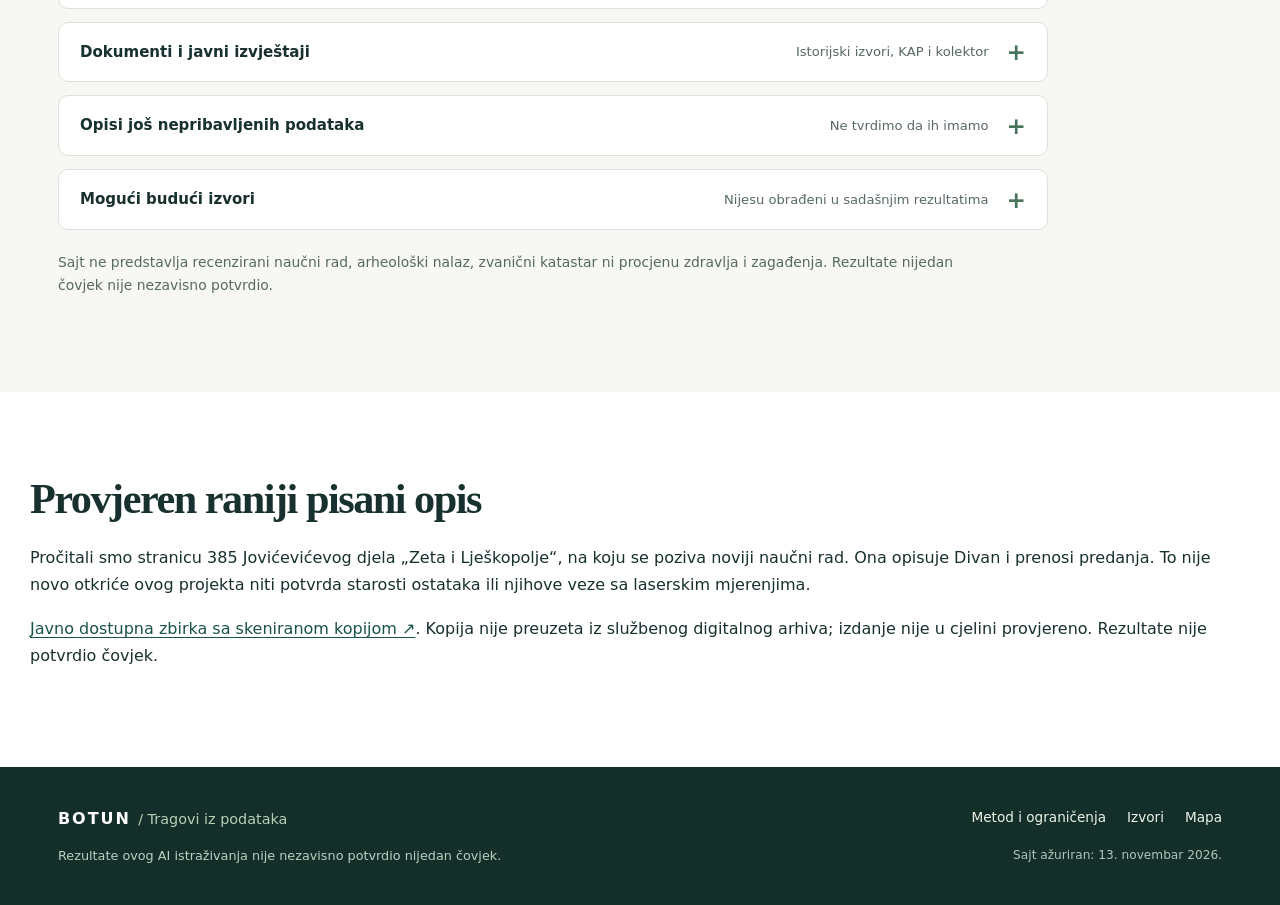
<file: o-projektu.html>
<!doctype html>
<html lang="cnr-Latn">
<head>
<meta charset="UTF-8"><meta name="viewport" content="width=device-width,initial-scale=1"><meta name="color-scheme" content="light">
<meta name="description" content="O AI istraživanju Botuna i grupisanim javnim izvorima podataka."><title>O projektu · Botun — Tragovi iz podataka</title>
<link rel="icon" href="assets/favicon.svg" type="image/svg+xml"><link rel="stylesheet" href="assets/style.css">

<script defer src="assets/app.js"></script>
</head>
<body>
<a class="skip-link" href="#sadrzaj">Preskoči na sadržaj</a>
<header class="site-header"><div class="shell header-inner">
<a class="brand" href="index.html" aria-label="Botun — početna"><span class="brand-symbol" aria-hidden="true">◎</span><span>BOTUN<small>TRAGOVI IZ PODATAKA</small></span></a>
<nav class="site-nav" aria-label="Glavna navigacija"><a href="index.html">Početna</a><a href="istrazivanje.html">Istraživanje</a><a href="laserski-podaci.html">Laser 3D</a><a href="kap-crveni-mulj.html">KAP</a><a href="kolektor-botun.html">Kolektor</a><a href="o-projektu.html" aria-current="page">O projektu</a><a href="mapa.html">Mapa</a></nav>
<details class="mobile-navigation"><summary aria-label="Otvori meni za navigaciju"><span aria-hidden="true">☰</span> Meni</summary><nav aria-label="Navigacija za telefon"><a href="index.html">Početna</a><a href="istrazivanje.html">Istraživanje</a><a href="laserski-podaci.html">Laser 3D</a><a href="kap-crveni-mulj.html">KAP</a><a href="kolektor-botun.html">Kolektor</a><a href="o-projektu.html" aria-current="page">O projektu</a><a href="mapa.html">Mapa</a></nav></details>
</div></header>
<div class="site-notice" role="note" aria-label="Važno obavještenje o porijeklu istraživanja"><div class="shell notice-inner"><span class="notice-dot" aria-hidden="true">!</span><div><strong>AI istraživanje. Bez ljudske provjere.</strong><p>Sajt, tekstove, mape i analize pripremili su isključivo AI agenti na zahtjev Đorđa Vukčevića, koristeći isključivo javno dostupne izvore, uključujući NASA-u, Copernicus i USGS. Rezultate nije provjerio niti potvrdio nijedan čovjek — ni Đorđe ni drugi istraživači. Sve je preliminarno; nijedno arheološko otkriće nije potvrđeno.</p></div></div></div>
<main id="sadrzaj"><section class="page-hero"><div class="shell"><p class="eyebrow">O PROJEKTU</p><h1>Istraživanje bez senzacionalizma</h1><p class="page-lead">Botun i njegova okolina kao prostor otvorenog, provjerljivog istraživanja pomoću javnih podataka.</p></div></section>
<section class="section shell"><div class="about-summary"><div><p class="eyebrow">PORIJEKLO PROJEKTA</p><h2>Zašto Botun?</h2><p>Đorđe Vukčević pokrenuo je ovo istraživanje kao pitanje o istoriji i predjelu svog rodnog kraja. Prikupljanje podataka, obradu, mape i tekstove izradili su AI agenti. Đorđe nije nezavisno provjerio rezultate.</p><a class="text-link" href="metod.html">Kako istražujemo ↗</a></div><aside><strong>Princip projekta</strong><p>Mjerenja prikazujemo kao mjerenja. Dokumente kao dokumente. Neobjavljene ili nesigurne lokacije ne predstavljamo kao otkrića.</p></aside></div></section>
<section class="section section-soft" id="izvori"><div class="shell"><div class="section-head"><div><p class="eyebrow">TRANSPARENTNOST</p><h2>Odakle dolaze podaci?</h2></div><p>Izvori su grupisani prema tome šta smo stvarno koristili, a šta tek istražujemo. Njihovi izdavači nijesu potvrdili naš AI rad.</p></div>
<div class="sources-accordions"><details class="data-fold source-fold" open><summary>Podaci koje smo stvarno koristili <small>Satelitska mjerenja, model reljefa, istorijska voda i osnova karte</small></summary><div class="fold-body"><ul class="source-links"><li><span><a href="https://search.earthdata.nasa.gov/" target="_blank" rel="noopener noreferrer">NASA GEDI / ICESat-2</a></span><small>Laserska mjerenja na odabranim putanjama.</small></li><li><span><a href="https://planetarycomputer.microsoft.com/dataset/nasadem" target="_blank" rel="noopener noreferrer">NASADEM / Copernicus GLO-30</a></span><small>Prikaz visina šireg predjela; ne prikazuje pouzdano male zidove.</small></li><li><span><a href="https://earth-search.aws.element84.com/v1/collections/sentinel-2-c1-l2a" target="_blank" rel="noopener noreferrer">Copernicus Sentinel-2</a></span><small>Stvarni snimci i poređenja izgleda predjela.</small></li><li><span><a href="https://www.usgs.gov/landsat-missions/landsat-collection-2-level-2-science-products" target="_blank" rel="noopener noreferrer">NASA/USGS Landsat</a></span><small>Odabrani snimci iz 2016. i 2026. godine.</small></li><li><span><a href="https://www.openstreetmap.org/copyright" target="_blank" rel="noopener noreferrer">OpenStreetMap</a></span><small>Osnovna karta za snalaženje; nije zvanični katastar.</small></li><li><span><a href="https://esa-worldcover.org/en/data-access" target="_blank" rel="noopener noreferrer">ESA WorldCover</a></span><small>Preuzeta i prikazana računarska karta pokrivača zemljišta iz 2021. godine za područje Botuna.</small></li><li><span><a href="https://global-surface-water.appspot.com/download" target="_blank" rel="noopener noreferrer">JRC Global Surface Water</a></span><small>Preuzeti i prikazani podaci o učestalosti površinske vode 1984–2024. Ne prikazuju podzemnu vodu ni zagađenje.</small></li></ul></div></details><details class="data-fold source-fold" ><summary>Dokumenti i javni izvještaji <small>Istorijski izvori, KAP i kolektor</small></summary><div class="fold-body"><ul class="source-links"><li><span><a href="https://www.gov.me/dokumenta/005b9716-8a11-49f8-a7d6-f0cf1b4c0608" target="_blank" rel="noopener noreferrer">Vlada Crne Gore</a></span><small>Dokumentacija o KAP-u, bazenima i odlukama o sanaciji.</small></li><li><span><a href="https://rtcg.me/" target="_blank" rel="noopener noreferrer">RTCG / Vijesti</a></span><small>Dopunski izvještaji i izjave; najava radova ne znači da su radovi završeni.</small></li><li><span><a href="https://epa.org.me/wp-content/uploads/2023/01/EIA-crveni-mulj.pdf" target="_blank" rel="noopener noreferrer">EPA Crne Gore — elaborat o bazenima</a></span><small>Pronađen je dokument sa geodetskim crtežom oba bazena. Usklađivanje sa satelitskom kartom još nije završeno.</small></li><li><span><a href="https://skupstina.podgorica.me/wp-content/uploads/2025/11/Tekstualni-dio.pdf" target="_blank" rel="noopener noreferrer">Podgorica — opštinski planski inventar lokaliteta</a></span><small>Javno navedena istorijska i arheološka mjesta u okolini; ovo nije potvrda njihove starosti ni granica.</small></li><li><span><a href="https://sekretarijat-za-plurzs.podgorica.me/wp-content/uploads/2024/11/SPOV-ELABORAT-PROCJENE-UTICAJA-NA-ZIVOTNU-SREDINU.pdf" target="_blank" rel="noopener noreferrer">Glavni grad — elaborat PPOV Botun</a></span><small>Projektovana lokacija, kapacitet, procesi i planirani ispust. Nije dokaz puštanja u rad.</small></li><li><span><a href="https://podgorica.me/mujovic-i-culafic-obisli-radove-na-postrojenju-za-preciscavanje-otpadnih-voda-u-botunu-zadovoljni-smo-dinamikom-do-60-gradevinskih-radova-zavrseno-na-pojedinim-djelovima-postrojenja/" target="_blank" rel="noopener noreferrer">Glavni grad — saopštenje o radovima PPOV</a></span><small>Izjave o napretku određenih građevinskih dijelova 2026, ne ukupnoj završenosti ili radu.</small></li><li><span><a href="https://epa.org.me/wp-content/uploads/2025/09/KORIGOVANI-ELABORAT-31-07-25.pdf" target="_blank" rel="noopener noreferrer">Korigovani elaborat, jul 2025.</a></span><small>Novija projektna dokumentacija iz 2025.</small></li><li><span><a href="https://podgorica.me/javno-obavjestenje-o-pristupu-ugovoru-o-izgradnji-sistema-za-preciscavanje-otpadnih-voda/" target="_blank" rel="noopener noreferrer">Glavni grad: objavljena ugovorna dokumentacija, 10. decembar 2025.</a></span><small>Javno objavljeni ugovorni dokumenti ne potvrđuju završetak radova.</small></li><li><span><a href="https://wapi.gov.me/download/8e3cca0e-4b0b-47e5-917d-c0b408f1e0d5?version=1.0" target="_blank" rel="noopener noreferrer">Zvanična građevinska dozvola</a></span><small>Originalni skenirani dokument sa ispravkom.</small></li><li><span><a href="https://www.sekretarijat-za-plurzs.podgorica.me/wp-content/uploads/2020/09/glavni-grad-podgorica-902.pdf" target="_blank" rel="noopener noreferrer">Urbanističko-tehnički uslovi 2020.</a></span><small>Povezani planerski dokument.</small></li><li><span><a href="https://www.dlib.me/fajlovi/p1frueq5gj1j5i16v2gbqei6h4k4.pdf" target="_blank" rel="noopener noreferrer">Prosvjeta 1894.</a></span><small>Istorijski pomen crkve u Gornjim Kokotima.</small></li></ul></div></details><details class="data-fold source-fold" ><summary>Opisi još nepribavljenih podataka <small>Ne tvrdimo da ih imamo</small></summary><div class="fold-body"><ul class="source-links"><li><span><a href="https://smatsa.rs/upload/vfraip/published/pdf/gen/VFR_LY_GEN_3_1_en.pdf" target="_blank" rel="noopener noreferrer">DTM01 / SMATSA</a></span><small>Pronađen je opis proizvoda; detaljni podaci za Botun nijesu pribavljeni.</small></li><li><span><a href="https://www.gov.me/en/documents/671cacb0-b310-4b30-aa8d-e2fd6d68ce68" target="_blank" rel="noopener noreferrer">Službeni zapis dozvole; njen PDF još nije pregledan</a></span><small>Postoji javni zapis, ali potpisani dokument i uslovi nijesu preuzeti.</small></li></ul></div></details><details class="data-fold source-fold" ><summary>Mogući budući izvori <small>Nijesu obrađeni u sadašnjim rezultatima</small></summary><div class="fold-body"><ul class="source-links"><li><span><a href="https://dataspace.copernicus.eu/explore-data/data-collections/sentinel-data/sentinel-1" target="_blank" rel="noopener noreferrer">Copernicus Sentinel-1</a></span><small>Radarski snimci mogu dopuniti pregled predjela kada ima oblaka. Još nijesu obrađeni za ovaj sajt.</small></li></ul></div></details></div><p class="source-legal">Sajt ne predstavlja recenzirani naučni rad, arheološki nalaz, zvanični katastar ni procjenu zdravlja i zagađenja. Rezultate nijedan čovjek nije nezavisno potvrdio.</p></div></section><section class="section shell"><h2>Provjeren raniji pisani opis</h2><p>Pročitali smo stranicu 385 Jovićevićevog djela „Zeta i Lješkopolje“, na koju se poziva noviji naučni rad. Ona opisuje Divan i prenosi predanja. To nije novo otkriće ovog projekta niti potvrda starosti ostataka ili njihove veze sa laserskim mjerenjima.</p><p><a href="https://sites.google.com/view/knjigepl/%D0%BA%D1%9A%D0%B8%D0%B3%D0%B5-1" target="_blank" rel="noopener noreferrer">Javno dostupna zbirka sa skeniranom kopijom ↗</a>. Kopija nije preuzeta iz službenog digitalnog arhiva; izdanje nije u cjelini provjereno. Rezultate nije potvrdio čovjek.</p></section></main>
<footer class="site-footer"><div class="shell footer-inner"><div><a href="index.html" class="footer-brand">BOTUN <span>/ Tragovi iz podataka</span></a><p class="footer-warning">Rezultate ovog AI istraživanja nije nezavisno potvrdio nijedan čovjek.</p></div><div class="footer-links"><a href="metod.html">Metod i ograničenja</a><a href="o-projektu.html#izvori">Izvori</a><a href="mapa.html">Mapa</a><small>Sajt ažuriran: 13. novembar 2026.</small></div></div></footer>
</body></html>
</file>
<file: assets/style.css>
:root{--ink:#18302e;--muted:#576862;--forest:#1a5348;--deep:#123a32;--cream:#f7f8f3;--soft:#edf3ee;--paper:#fff;--line:#dae3d9;--mint:#e1efdc;--lime:#d5eaa0;--gold:#a97d40;--max:1220px}
*{box-sizing:border-box}html{scroll-behavior:smooth}body{margin:0;color:var(--ink);background:var(--paper);font:16px/1.65 system-ui,-apple-system,Segoe UI,Arial,sans-serif}img{max-width:100%}a{color:var(--forest);text-underline-offset:3px}a:hover{color:#996038}button,input,textarea{font:inherit}h1,h2,h3{line-height:1.16;letter-spacing:-.035em}h1,h2{font-family:Georgia,'Times New Roman',serif;font-weight:600}h1{font-size:clamp(2.6rem,5.2vw,5.5rem);margin:.1em 0 .3em}h2{font-size:clamp(1.95rem,3.3vw,3.15rem);margin:.1em 0 .5em}h3{font-size:1.25rem;margin:.35em 0 .65em}p{margin:.5em 0 1.15em}.shell{max-width:var(--max);padding:0 28px;margin:0 auto}.skip-link{position:absolute;left:-9999px;top:6px;z-index:500;background:#fff;padding:12px}.skip-link:focus{left:12px}.site-header{background:var(--paper);position:sticky;top:0;z-index:200;border-bottom:1px solid var(--line)}.header-inner{display:flex;align-items:center;justify-content:space-between;min-height:80px;gap:26px}.brand{text-decoration:none;display:flex;align-items:center;gap:10px;color:var(--deep);font-size:1.25rem;font-weight:850;letter-spacing:.14em;white-space:nowrap;line-height:1.04}.brand:hover{color:var(--deep)}.brand small{display:block;color:#638273;font-size:.49rem;letter-spacing:.19em;margin-top:6px;font-weight:800}.brand-symbol{font-size:2.25rem;line-height:1;color:#6b9577}.site-nav{display:flex;align-items:center;gap:7px;white-space:nowrap}.site-nav a{font-size:.86rem;text-decoration:none;font-weight:720;color:#415d50;padding:11px 13px;border-radius:8px}.site-nav a:hover,.site-nav a[aria-current=page]{background:var(--soft);color:var(--deep)}.site-nav a:last-child{background:#1a5348;color:#fff;margin-left:8px}.site-nav a:last-child:hover,.site-nav a:last-child[aria-current=page]{background:#103d34;color:#fff}.mobile-navigation{display:none}.site-notice{background:#f4f6ef;border-bottom:1px solid #e4e8dc;color:#3a4d40}.notice-inner{display:flex;gap:13px;align-items:flex-start;padding-top:12px;padding-bottom:12px}.notice-dot{background:#e4ead8;color:#426148;border:1px solid #ccd8c3;display:grid;place-items:center;width:24px;height:24px;border-radius:50%;flex:0 0 24px;font-weight:850}.notice-inner strong{font-size:.82rem;display:inline;margin-right:8px}.notice-inner p{font-size:.78rem;line-height:1.5;display:inline;margin:0}.site-footer{background:#142e29;color:#d7e7d7;padding:39px 0}.footer-inner{display:flex;justify-content:space-between;gap:45px}.footer-brand{text-decoration:none;color:#fff;font-weight:900;letter-spacing:.12em}.footer-brand span{color:#b6d0b8;font-size:.9rem;font-weight:500;letter-spacing:0}.footer-warning{font-size:.8rem;color:#bdd0c2;margin:13px 0 0}.footer-links{display:flex;flex-wrap:wrap;gap:15px 21px;justify-content:flex-end;align-items:center;max-width:470px}.footer-links a{color:#ebf4e7;text-decoration:none;font-size:.85rem}.footer-links small{font-size:.76rem;color:#b1c5b9;width:100%;text-align:right}.eyebrow{display:block;font-size:.72rem;letter-spacing:.13em;text-transform:uppercase;font-weight:850;color:#427c61;margin:0 0 13px}.eyebrow-light{color:#cfe8b5}.section{padding:79px 0}.section-soft{background:var(--cream)}.section-head{display:flex;align-items:flex-end;justify-content:space-between;gap:42px;margin-bottom:26px}.section-head>div{max-width:760px}.section-head>p{color:var(--muted);max-width:380px;margin:0 0 5px;font-size:.98rem}.section-intro{font-size:1.05rem;color:var(--muted);max-width:970px}.button{display:inline-flex;align-items:center;justify-content:center;gap:10px;min-height:48px;border-radius:9px;padding:11px 20px;font-weight:780;font-size:.93rem;text-decoration:none;border:1px solid transparent;cursor:pointer}.button-primary{background:var(--lime);color:#193c31}.button-primary:hover{background:#ebf6c2;color:#183a31}.button-outline{background:transparent;border:1px solid #a6c1b0;color:#f0f8f0}.button-outline:hover{background:#ffffff16;color:#fff}.button-dark{background:var(--forest);color:#fff}.button-dark:hover{background:#123f35;color:#fff}.button-ghost{border-color:var(--line);background:#fff}.text-link,.inline-cta{font-weight:800;text-decoration:none;display:inline-flex;gap:9px;align-items:center}.home-hero{background:#123c33;color:#fff;padding:72px 0 75px}.home-hero-grid{display:grid;grid-template-columns:minmax(0,1fr) minmax(0,1.04fr);gap:60px;align-items:center}.home-hero h1{font-size:clamp(3.2rem,6vw,6rem);max-width:600px;margin:.12em 0 .33em}.home-hero h1 em{font-style:italic;color:#d5e9a8}.hero-lead{font-size:1.18rem;line-height:1.7;color:#e5f1e7;max-width:530px}.hero-verdict{font-size:.91rem;font-weight:750;display:flex;align-items:center;gap:9px;color:#e6f2d5}.hero-verdict span{color:#d5eaa0;font-size:.55rem}.hero-actions{display:flex;gap:12px;flex-wrap:wrap;margin:23px 0}.hero-caption{font-size:.85rem;color:#bbd4c4;margin-top:17px}.hero-evidence{margin:0;border-radius:14px;background:#f0f6ef;border:1px solid #729383;overflow:hidden;box-shadow:0 28px 54px #071d1655}.hero-evidence>a{display:block}.hero-evidence img{width:100%;height:auto;display:block}.hero-evidence figcaption{display:flex;align-items:center;gap:12px;padding:13px 17px;background:#e9f2e7;color:#204935;font-size:.86rem}.hero-evidence figcaption span:nth-child(2){flex:1;color:#5b6d60;font-size:.76rem}.hero-evidence figcaption span:last-child{font-size:1.1rem}.visual-grid,.laser-grid{display:grid;grid-template-columns:repeat(2,minmax(0,1fr));gap:22px}.evidence-card{margin:0;background:var(--paper);border:1px solid var(--line);border-radius:13px;overflow:hidden;display:flex;flex-direction:column;min-width:0}.evidence-image{display:block;background:#eaf1ec;min-width:0}.evidence-image img{display:block;width:100%;height:auto}.evidence-card figcaption{display:flex;flex-direction:column;align-items:flex-start;flex:1;padding:20px 23px 25px}.evidence-card h3{font-size:1.3rem;margin:3px 0 10px}.evidence-card figcaption p{color:var(--muted);font-size:.94rem;line-height:1.68;margin:0 0 13px}.evidence-card figcaption .image-credit{font-size:.78rem;margin-top:auto;margin-bottom:13px;color:#66786c}.evidence-card .text-link{font-size:.85rem}.evidence-large{max-width:100%}.evidence-large .evidence-image img{max-height:none}.evidence-large figcaption{padding:25px 29px}.evidence-large h3{font-size:1.55rem}.finding-grid{display:grid;grid-template-columns:repeat(3,minmax(0,1fr));gap:22px}.finding-grid article{border-top:2px solid #88a696;padding-top:18px}.finding-number{display:inline-block;color:#53836a;font-size:.77rem;font-weight:800;letter-spacing:.15em}.finding-grid h3{font-family:Georgia,serif;font-size:1.38rem;margin:12px 0}.finding-grid p{color:var(--muted);line-height:1.68}.inline-cta{margin-top:24px}.topic-grid{display:grid;grid-template-columns:repeat(3,minmax(0,1fr));gap:18px}.topic-card{position:relative;display:flex;flex-direction:column;min-height:256px;border:1px solid var(--line);border-radius:13px;padding:23px 24px;background:var(--cream);text-decoration:none;color:var(--ink);transition:transform .17s,box-shadow .17s}.topic-card:hover{transform:translateY(-3px);box-shadow:0 12px 30px #153b2620;color:var(--ink)}.topic-laser{background:#e8f1e8}.topic-card>span{font-size:.72rem;letter-spacing:.09em;font-weight:850;color:#4f7962}.topic-card h3{font-family:Georgia,serif;font-size:1.58rem;margin:16px 0 12px}.topic-card p{font-size:.95rem;color:#53695c;line-height:1.58;max-width:300px}.topic-card b{margin-top:auto;text-align:right;color:#31664e;font-size:1.5rem}.home-map-invite{padding-top:58px;padding-bottom:58px}.map-invite{display:flex;align-items:center;justify-content:space-between;gap:32px}.map-invite h2{margin-bottom:12px}.map-invite p{max-width:700px;color:var(--muted)}.home-stats{padding-top:70px;padding-bottom:78px}.stats-grid{display:grid;grid-template-columns:repeat(4,minmax(0,1fr));gap:0;border-top:1px solid var(--line);border-bottom:1px solid var(--line)}.stats-grid>div{padding:24px 16px 22px;border-right:1px solid var(--line)}.stats-grid>div:first-child{padding-left:0}.stats-grid>div:last-child{border-right:0}.stats-grid strong{display:block;font:600 clamp(1.7rem,3vw,2.85rem)/1.2 Georgia,serif;color:var(--deep);letter-spacing:-.04em}.stats-grid span{display:block;font-size:.83rem;color:var(--muted);margin-top:6px;line-height:1.5}.stats-footnote{font-size:.84rem;color:var(--muted);margin:17px 0 0}.page-hero{padding:61px 0 54px;background:var(--cream);border-bottom:1px solid #e5eadf}.page-hero h1{max-width:970px}.page-lead{font-size:1.13rem;color:var(--muted);max-width:850px;line-height:1.7}.jump-links{display:flex;align-items:center;flex-wrap:wrap;gap:9px;padding-top:18px;padding-bottom:0}.jump-links a{font-size:.84rem;font-weight:800;text-decoration:none;padding:9px 14px;border:1px solid var(--line);border-radius:99px;background:#f8faf8}.laser-context{background:#ecf3ee;border-left:4px solid #477d5b;padding:16px 20px;border-radius:8px;margin-bottom:24px}.laser-context p{margin:3px 0 0;color:#53695c}.explore-kit{background:#f0f6f0;border:1px solid #d1e0d5;border-radius:13px;padding:25px;margin-top:25px;display:grid;grid-template-columns:.9fr 1.1fr;gap:30px}.explore-kit h3{font-family:Georgia,serif;font-size:1.6rem}.explore-kit p{color:var(--muted);font-size:.95rem}.explore-kit label{font-size:.9rem;font-weight:850;display:block;margin-bottom:8px}.explore-kit textarea{width:100%;border:1px solid #bbd0be;background:#fff;border-radius:9px;padding:12px 15px;min-height:115px;resize:vertical;color:var(--ink)}.notes-actions{display:flex;gap:14px;align-items:center;margin-top:10px;flex-wrap:wrap}.notes-actions span{font-size:.83rem;color:#476b52}.context-note{border-left:4px solid #ac8954;background:#fbf7ec;border-radius:8px;padding:17px 21px;margin:23px 0}.context-note>strong{display:block;font-size:.99rem}.context-note p{font-size:.93rem;line-height:1.68;color:#605944;margin:4px 0 0}.result-highlight{display:grid;grid-template-columns:minmax(190px,.32fr) 1fr;gap:24px;align-items:center;padding:22px 27px;background:#e5f0e6;border-radius:12px;margin-bottom:25px}.result-highlight>div{display:flex;flex-direction:column}.result-big{font:600 4.3rem/1 Georgia,serif;color:#276046}.result-highlight span{font-size:.85rem;font-weight:750;color:#3f7054}.result-highlight p{line-height:1.7;margin:0;color:#395748}.research-plot{display:grid;grid-template-columns:minmax(0,1.15fr) minmax(0,.85fr);gap:23px}.research-explain{padding:20px 4px}.research-explain h3{font-family:Georgia,serif;font-size:1.4rem;margin:8px 0 11px}.research-explain p{font-size:.98rem;color:var(--muted);line-height:1.7;margin-bottom:21px}.data-fold{border:1px solid var(--line);border-radius:10px;background:#fff;margin:13px 0;overflow:hidden}.data-fold summary{cursor:pointer;list-style:none;padding:17px 21px;font-size:.94rem;font-weight:800;display:flex;align-items:center;justify-content:space-between;gap:18px}.data-fold summary::-webkit-details-marker{display:none}.data-fold summary::after{content:'+';font-size:1.45rem;line-height:1;color:#47745a}.data-fold[open] summary::after{content:'−'}.data-fold[open] summary{border-bottom:1px solid var(--line);background:#f9fbf9}.fold-body{padding:21px}.fold-body p{color:var(--muted)}.table-scroll{overflow-x:auto}table{width:100%;border-collapse:collapse;font-size:.9rem;min-width:540px}th,td{padding:12px 14px;text-align:left;border-bottom:1px solid var(--line)}thead{background:#e6eee6}.fold-columns{display:grid;grid-template-columns:1fr 1fr;gap:29px}.fold-columns h3{margin-top:0}.dataset-card{border-bottom:1px solid var(--line);padding:12px 0}.dataset-card h4{font-size:1rem;margin:7px 0}.dataset-card p,.updates-card p{font-size:.84rem;color:var(--muted);margin:0 0 9px}.dataset-card a{font-size:.82rem}.status-tag{font-size:.69rem;letter-spacing:.05em;font-weight:850;color:#4a765e}.updates-card{border-bottom:1px solid var(--line);padding:12px 0}.updates-card time{font-size:.78rem;color:#62766a}.updates-card strong{display:block;font-size:.93rem;margin:5px 0}.data-small{font-size:.8rem}.historic-list{padding:0;margin:0;list-style:none;display:grid;grid-template-columns:repeat(2,minmax(0,1fr));gap:13px}.historic-list li{padding:13px 14px;border:1px solid var(--line);border-radius:8px}.historic-list span,.historic-list small{display:block}.historic-list span{font-weight:750}.historic-list small{color:var(--muted);font-size:.8rem}.quick-facts{display:grid;grid-template-columns:repeat(3,minmax(0,1fr));gap:0;border-bottom:1px solid var(--line);margin-bottom:26px}.quick-facts>div{padding:10px 25px 20px;border-right:1px solid var(--line)}.quick-facts>div:first-child{padding-left:0}.quick-facts>div:last-child{border:0}.quick-facts strong{display:block;font:600 clamp(2rem,3.5vw,3rem)/1.15 Georgia,serif;color:var(--deep)}.quick-facts span{display:block;font-size:.9rem;color:var(--muted);margin-top:9px}.beneath-feature{margin-top:24px}.fact-list{border-top:1px solid var(--line);margin-top:23px}.fact-list>div{display:grid;grid-template-columns:200px 1fr;gap:28px;padding:17px 0;border-bottom:1px solid var(--line)}.fact-list span{font-weight:850;color:#33644c}.fact-list p{color:#506459;margin:0}.related-banner{margin-top:29px;background:#eaf1e9;border-radius:11px;border:1px solid #d1dfd4;display:flex;align-items:center;justify-content:space-between;gap:24px;padding:22px 25px}.related-banner h3{font-size:1.22rem;margin:0 0 6px}.related-banner p{margin:0;color:var(--muted);font-size:.94rem}.related-banner a{white-space:nowrap;font-weight:800}.sources-minimal{display:grid;grid-template-columns:repeat(2,minmax(0,1fr));gap:15px}.sources-minimal article{border:1px solid var(--line);border-radius:9px;background:#fff;padding:18px 20px;min-width:0}.sources-minimal h3{font-size:1.03rem;line-height:1.35}.sources-minimal p{font-size:.85rem;color:var(--muted);margin:0 0 9px}.sources-minimal a{font-size:.86rem;font-weight:780;overflow-wrap:anywhere}.timeline{border-left:2px solid #abc7b3;margin:10px 0 20px}.timeline-item{display:grid;grid-template-columns:150px 1fr;gap:21px;margin-left:-4px;padding:14px 0 14px 25px;border-bottom:1px solid var(--line)}.timeline-item time{font-weight:850;color:#316b51}.timeline-item h3{font-size:1.12rem;margin:0 0 8px}.timeline-item p{font-size:.92rem;color:var(--muted);margin:0}.map-full-section{padding-top:47px}.map-toolbar{display:flex;justify-content:space-between;align-items:flex-end;gap:30px;margin-bottom:20px}.map-toolbar p{max-width:440px;color:var(--muted)}.map-layout{display:grid;grid-template-columns:265px minmax(0,1fr);gap:18px}.map-sidebar{background:#f4f8f3;border:1px solid var(--line);border-radius:12px;padding:21px;align-self:start}.map-sidebar-title{font-weight:850;margin:0 0 17px}.ring-option{display:grid;grid-template-columns:22px 16px 1fr;gap:8px;align-items:center;padding:11px 0;font-weight:790}.ring-option small{grid-column:3;color:var(--muted);font-size:.75rem;font-weight:500;margin-top:-7px}.ring-option input{width:20px;height:20px;accent-color:var(--forest)}.ring-swatch{width:13px;height:13px;display:inline-block;border-radius:50%;border:3px solid}.ring-3{border-color:#a7513b}.ring-5{border-color:#cf923f}.ring-10{border-color:#2d7761}.map-legend-note{font-size:.87rem;color:var(--muted);line-height:1.6;margin-top:20px}.map-view{min-width:0;border:1px solid var(--line);border-radius:12px;overflow:hidden;background:#e9efe8}.map-surface,#research-map{height:620px;width:100%;background:#e9efe8;z-index:1}.map-attribution-note{font-size:.78rem;color:#566c5e;background:#f7faf7;padding:8px 15px;margin:0}.method-list{max-width:930px}.method-list article{display:grid;grid-template-columns:76px 1fr;gap:23px;padding:23px 0;border-bottom:1px solid var(--line)}.method-list article>span{font:600 1.75rem Georgia,serif;color:#4d8866}.method-list h2{font-size:1.6rem;margin:0 0 9px}.method-list p{color:var(--muted);margin:0}.method-bottom{max-width:930px;margin-top:29px}.about-summary{display:grid;grid-template-columns:1.45fr .75fr;gap:55px;align-items:start}.about-summary p{color:var(--muted);max-width:780px}.about-summary aside{background:#e8f1e8;padding:25px;border-radius:11px}.about-summary aside strong{font-size:1.05rem}.sources-accordions{max-width:990px}.source-fold summary small{font-size:.82rem;font-weight:500;color:var(--muted);margin-left:auto}.source-links{padding:0;list-style:none;margin:0}.source-links li{display:grid;grid-template-columns:minmax(190px,.36fr) 1fr;gap:22px;padding:12px 0;border-bottom:1px solid var(--line)}.source-links span{font-weight:750;overflow-wrap:anywhere}.source-links small{font-size:.86rem;color:var(--muted);line-height:1.5}.source-legal{font-size:.87rem;color:var(--muted);max-width:920px;margin-top:21px}.image-modal{border:0;padding:0;border-radius:14px;max-width:min(96vw,1500px);max-height:95vh;width:95vw;background:#f7faf7;color:var(--ink);box-shadow:0 30px 85px #0009}.image-modal::backdrop{background:#061810e8}.modal-toolbar{display:flex;align-items:center;gap:9px;padding:10px 15px;background:#153a30;color:#fff}.modal-toolbar>strong{font-size:.9rem;flex:1;min-width:0;overflow:hidden;text-overflow:ellipsis;white-space:nowrap}.modal-toolbar button{border:1px solid #739a83;background:#205141;color:#fff;cursor:pointer;font-weight:850;min-width:38px;min-height:38px;border-radius:8px}.modal-canvas{height:min(72vh,900px);display:flex;align-items:center;justify-content:center;overflow:hidden;background:#eef3ef;touch-action:none;cursor:grab}.modal-canvas:active{cursor:grabbing}.modal-canvas img{max-width:94%;max-height:95%;object-fit:contain;user-select:none;pointer-events:none;transform-origin:center center;will-change:transform}.modal-footer{display:flex;justify-content:space-between;gap:20px;align-items:center;padding:11px 17px;font-size:.85rem}.modal-footer a{font-weight:800}.modal-footer span{color:var(--muted)}.map-error{color:#7c4e2b;padding:10px}
@media(max-width:1120px){.site-nav{display:none}.mobile-navigation{display:block;position:relative}.mobile-navigation summary{list-style:none;cursor:pointer;font-weight:850;background:var(--forest);color:#fff;padding:11px 17px;border-radius:9px;min-height:47px;display:flex;align-items:center;gap:9px}.mobile-navigation summary::-webkit-details-marker{display:none}.mobile-navigation nav{position:absolute;right:0;top:calc(100% + 9px);width:min(355px,calc(100vw - 30px));max-height:70vh;overflow:auto;z-index:300;box-shadow:0 17px 36px #0003;padding:9px;background:#fff;border:1px solid var(--line);border-radius:12px;display:flex;flex-direction:column}.mobile-navigation nav a{padding:11px 13px;text-decoration:none;border-radius:8px;font-weight:750}.mobile-navigation nav a[aria-current=page]{background:var(--soft)}.home-hero-grid{gap:30px}.home-hero h1{font-size:clamp(2.75rem,5.5vw,4.7rem)}}
@media(max-width:900px){.home-hero-grid,.about-summary,.research-plot{grid-template-columns:1fr}.hero-evidence{max-width:750px}.home-hero{padding:56px 0}.visual-grid,.laser-grid,.finding-grid,.topic-grid{grid-template-columns:1fr 1fr}.map-layout{grid-template-columns:1fr}.map-sidebar{display:grid;grid-template-columns:repeat(3,1fr);gap:7px}.map-sidebar-title,.map-legend-note{grid-column:1/-1}.map-sidebar .ring-option{grid-template-columns:20px 12px 1fr}.map-view #research-map{height:520px}.fold-columns,.collector-sources{grid-template-columns:1fr}}
@media(max-width:650px){.shell{padding-left:19px;padding-right:19px}.header-inner{min-height:69px}.brand{font-size:1.07rem}.brand small{font-size:.46rem}.brand-symbol{font-size:1.8rem}.notice-inner{gap:9px;padding-top:10px;padding-bottom:11px}.notice-inner p{display:block;font-size:.76rem;margin-top:3px}.site-footer{padding:32px 0}.footer-inner{display:block}.footer-links{justify-content:flex-start;max-width:none;margin-top:22px}.footer-links small{text-align:left}.section{padding-top:53px;padding-bottom:57px}.section-head{display:block;margin-bottom:21px}.section-head>p{max-width:none;margin-top:9px}.home-hero{padding:44px 0 46px}.home-hero h1{font-size:clamp(2.9rem,10.5vw,4.35rem)}.hero-lead{font-size:1.07rem}.hero-actions{flex-direction:column}.hero-actions .button{width:100%}.hero-evidence figcaption{flex-wrap:wrap}.hero-evidence figcaption span:nth-child(2){width:100%;order:3}.visual-grid,.laser-grid,.finding-grid,.topic-grid{grid-template-columns:1fr;gap:14px}.evidence-card figcaption,.evidence-large figcaption{padding:18px 19px 22px}.evidence-card h3{font-size:1.22rem}.topic-card{min-height:210px}.map-invite{display:block}.map-invite .button{width:100%;margin-top:14px}.stats-grid{grid-template-columns:1fr 1fr}.stats-grid>div{border-bottom:1px solid var(--line)}.stats-grid>div:nth-child(even){border-right:0}.stats-grid>div:first-child{padding-left:16px}.stats-grid strong{font-size:2rem}.page-hero{padding:45px 0 39px}.page-hero h1{font-size:clamp(2.45rem,9.5vw,3.65rem)}.page-lead{font-size:1.03rem}.jump-links{gap:7px}.jump-links a{font-size:.79rem;padding:8px 11px}.explore-kit,.result-highlight{grid-template-columns:1fr;gap:16px}.explore-kit{padding:19px}.result-big{font-size:3.5rem}.fold-columns,.historic-list{grid-template-columns:1fr}.source-fold summary{display:block}.source-fold summary small{display:block;margin:4px 0 0}.source-links li{grid-template-columns:1fr;gap:2px}.quick-facts{grid-template-columns:1fr}.quick-facts>div,.quick-facts>div:first-child{padding:13px 0;border-bottom:1px solid var(--line);border-right:0}.quick-facts>div:last-child{border-bottom:0}.fact-list>div{grid-template-columns:1fr;gap:5px}.related-banner{display:block}.related-banner a{display:block;margin-top:14px}.sources-minimal{grid-template-columns:1fr}.timeline-item{grid-template-columns:1fr;gap:4px}.map-sidebar{display:block}.map-sidebar .ring-option{grid-template-columns:24px 14px 1fr}.map-view #research-map{height:410px}.method-list article{grid-template-columns:45px 1fr;gap:14px}.method-list h2{font-size:1.33rem}.modal-toolbar{gap:5px;padding:8px}.modal-toolbar button{min-width:36px;min-height:36px}.modal-footer{display:block}.modal-footer span{display:block;margin-bottom:6px}}
@media(prefers-reduced-motion:reduce){html{scroll-behavior:auto}*,*::before,*::after{transition:none!important}}
/* Authentic aggregated laser counts: visually secondary to original along-track maps. */
.section-minihead{margin:32px 0 18px}.section-minihead h3{font-family:Georgia,serif;font-size:1.55rem;margin:0 0 9px}.section-minihead p{max-width:960px;color:var(--muted);font-size:.95rem;line-height:1.7}.laser-counts .evidence-card figcaption{padding:18px 21px}.laser-counts .evidence-card h3{font-size:1.14rem}.laser-counts .evidence-card p{font-size:.88rem}.laser-counts .evidence-image img{aspect-ratio:1200 / 690;object-fit:contain}

/* R019: authentic 3D NASA samples and primary government permit */
.laser3d-wrap{margin:35px 0 26px;padding:0 0 15px;background:#f4f8f4;border:1px solid #d5e3d7;border-radius:13px;overflow:hidden}
.laser3d-heading{display:flex;gap:24px;justify-content:space-between;align-items:flex-start;padding:25px 24px}
.laser3d-heading>div{max-width:800px}.laser3d-heading h2{font-size:clamp(1.7rem,3vw,2.6rem)}
.laser3d-heading p{font-size:.96rem;color:var(--muted);line-height:1.7}.laser3d-heading .button{flex-shrink:0}
.laser3d-frame{display:block;margin:0 12px;width:calc(100% - 24px);height:810px;border:1px solid #d4e1d6;border-radius:8px;background:#f7f6f2}
.laser3d-warning{font-size:.92rem;line-height:1.68;padding:0 24px;color:#4d6555}.laser3d-wrap .data-fold{margin:14px 13px}
.laser3d-wrap .evidence-image img{max-height:340px;object-fit:contain}.laser3d-wrap .evidence-card h3{font-size:1.1rem}
.permit-section{padding-top:45px;padding-bottom:55px}.permit-card{display:flex;align-items:center;justify-content:space-between;gap:25px;padding:25px;background:#f1f7f2;border:1px solid #c9ddcf;border-radius:12px}
.permit-card>div{max-width:750px}.permit-card h3{font-size:1.45rem}.permit-card p{font-size:.94rem;line-height:1.7;color:#4d6757}.permit-date{font-weight:850;color:#326f4d!important}
.permit-preview{margin:16px 0}.permit-preview iframe{width:100%;height:650px;border:1px solid #d6e0d9;background:#fff;border-radius:8px}.permit-warning{font-size:.91rem;background:#fff7e9;border-left:4px solid #b8965f;padding:16px 20px;border-radius:7px;line-height:1.7}
@media(max-width:950px){.laser3d-heading,.permit-card{display:block}.laser3d-heading .button,.permit-card .button{margin-top:12px}}
@media(max-width:650px){.laser3d-heading{padding:18px}.laser3d-heading .button,.permit-card .button{width:100%}.laser3d-frame{height:785px}.permit-card{padding:18px}.permit-preview iframe{height:530px}.laser3d-warning{padding:0 16px}}
</file>
<file: assets/laser-viewer.css>
.visually-hidden{position:absolute;width:1px;height:1px;padding:0;margin:-1px;overflow:hidden;clip:rect(0,0,0,0);white-space:nowrap;border:0}
.laser-page{padding-top:38px;padding-bottom:60px}.laser-heading{max-width:940px;margin-bottom:25px}.laser-heading h1{font-size:clamp(2.3rem,4vw,3.8rem)}.laser-heading>p{color:var(--muted);margin-bottom:12px}.laser-scope{font-size:.9rem;max-width:850px}
.laser-workspace{border:1px solid var(--line);border-radius:14px;overflow:hidden;background:#fff;padding:22px}.laser-controls{margin:0 0 18px;padding:0;border:0;display:grid;grid-template-columns:1fr 1.65fr 1fr;gap:14px;min-width:0}.laser-controls label{display:flex;flex-direction:column;gap:6px;font-size:.85rem;font-weight:750;min-width:0}.laser-controls select{font:inherit;background:#f5f8f3;color:var(--deep);padding:12px 10px;border:1px solid #a1b5a7;border-radius:7px;width:100%;min-height:46px}
.laser-stage{position:relative;border:1px solid #cbd8d0;border-radius:10px;overflow:hidden;background:white}.laser-stage canvas{display:block;width:100%;height:510px;touch-action:none;cursor:grab}.laser-stage canvas:active{cursor:grabbing}.laser-overlay{position:absolute;top:12px;left:14px;max-width:calc(100% - 28px);pointer-events:none;padding:8px 12px;border-radius:7px;background:#ffffffed;border:1px solid #dde6e0;font-size:.84rem}.laser-overlay strong,.laser-overlay span{display:block}.laser-overlay span{font-size:.78rem;color:var(--muted)}
.laser-tools{display:flex;gap:7px;flex-wrap:wrap;margin:15px 0}.laser-tools button,.laser-pagination button,.laser-row-pick{font:inherit;font-size:.82rem;border:1px solid #b7c9be;background:#f2f6f0;color:#234b3c;border-radius:7px;min-height:44px;padding:8px 12px;cursor:pointer}.laser-tools button:hover,.laser-row-pick:hover,.laser-row-pick[aria-pressed=true]{background:#dfead9}.laser-page :focus-visible{outline:3px solid #bc651e;outline-offset:3px}.laser-page button:disabled{opacity:.5;cursor:default}
.laser-legend{display:flex;gap:10px;align-items:center;flex-wrap:wrap;font-size:.8rem}.laser-colourbar{width:150px;height:12px;background:linear-gradient(90deg,hsl(230,72%,43%),hsl(180,72%,43%),hsl(130,72%,43%),hsl(80,72%,43%),hsl(30,72%,43%));border-radius:5px}.laser-help,#hint{font-size:.83rem;color:var(--muted);margin:14px 0}#hint{min-height:24px}
.laser-readout{display:grid;grid-template-columns:1fr 1fr;gap:22px;border-top:1px solid var(--line);padding-top:24px;margin-top:18px}.laser-readout h2{font:750 1.1rem/1.3 system-ui,sans-serif;letter-spacing:0}.laser-readout p{font-size:.87rem;color:var(--muted)}#point{font-size:.85rem;min-height:80px}#point dl{display:grid;grid-template-columns:minmax(100px,.7fr) 1.4fr;gap:7px 12px;margin:10px 0;overflow-wrap:anywhere}#point dt{color:var(--muted)}#point dd{margin:0;font-variant-numeric:tabular-nums}
.laser-downloads{display:flex;gap:20px;flex-wrap:wrap;align-items:center;margin-top:22px}.laser-downloads a{font-size:.85rem}.laser-pagination{display:flex;align-items:center;justify-content:space-between;gap:12px;margin-top:17px}.laser-pagination span{font-size:.82rem}.laser-page table{font-variant-numeric:tabular-nums;font-size:.8rem}.laser-page td:last-child{overflow-wrap:anywhere;max-width:230px}.laser-page .data-fold{margin-top:22px}.laser-page .fold-body p{font-size:.9rem}.permit-direct-note{font-size:.9rem;color:var(--muted);margin-top:16px}
@media(max-width:760px){.laser-controls{grid-template-columns:1fr 1fr}.laser-controls label:nth-of-type(2){grid-column:1/-1;grid-row:2}.laser-readout{grid-template-columns:1fr;gap:15px}.laser-stage canvas{height:380px}.laser-workspace{padding:13px}.laser-downloads{align-items:stretch;flex-direction:column;gap:14px}.laser-downloads .button{width:100%}.laser-page{padding-top:26px}.laser-overlay{font-size:.76rem}.laser-overlay span{font-size:.72rem}.laser-pagination{flex-wrap:wrap}.laser-pagination span{order:3;width:100%;text-align:center}.laser-tools button{flex:1 0 auto}.laser-colourbar{width:110px}}
@media(prefers-reduced-motion:reduce){html{scroll-behavior:auto}}

@media(max-width:480px){.laser-controls{grid-template-columns:1fr}.laser-controls label:nth-of-type(2){grid-column:auto;grid-row:auto}}
</file>
